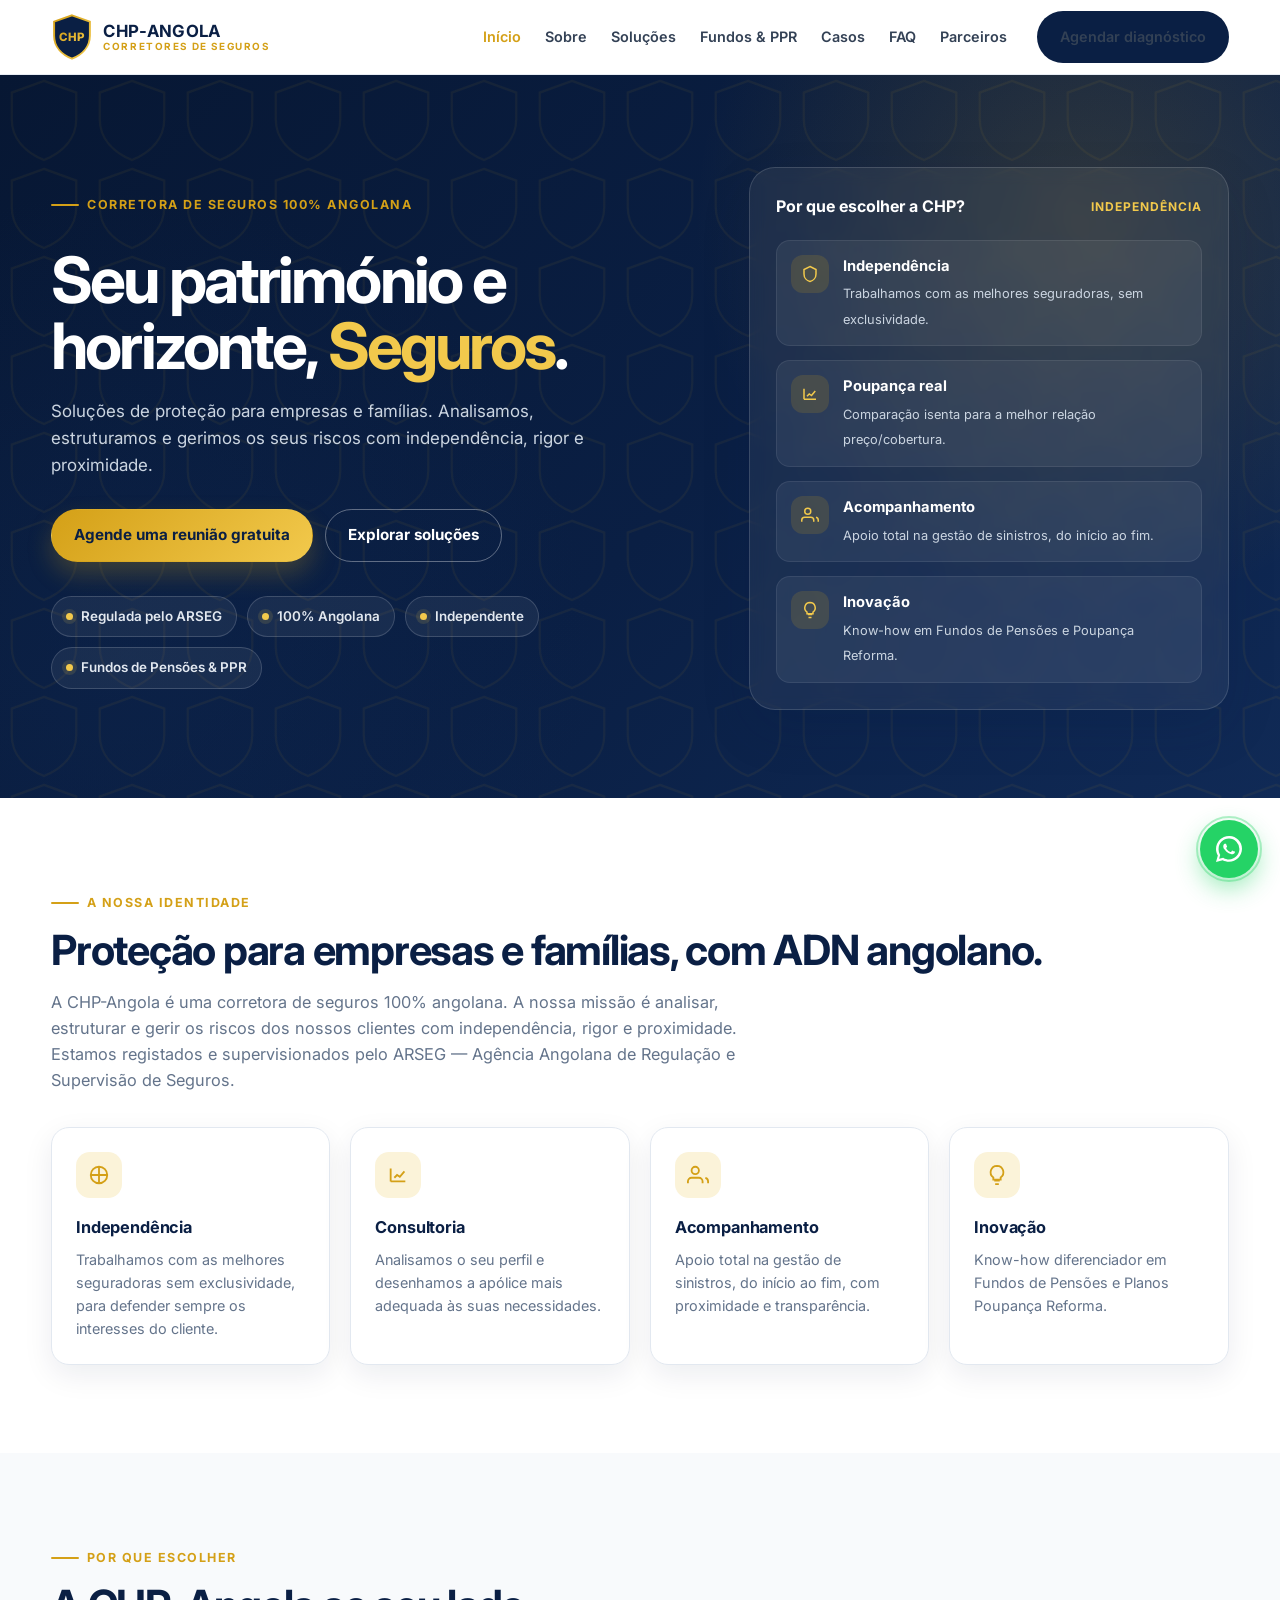
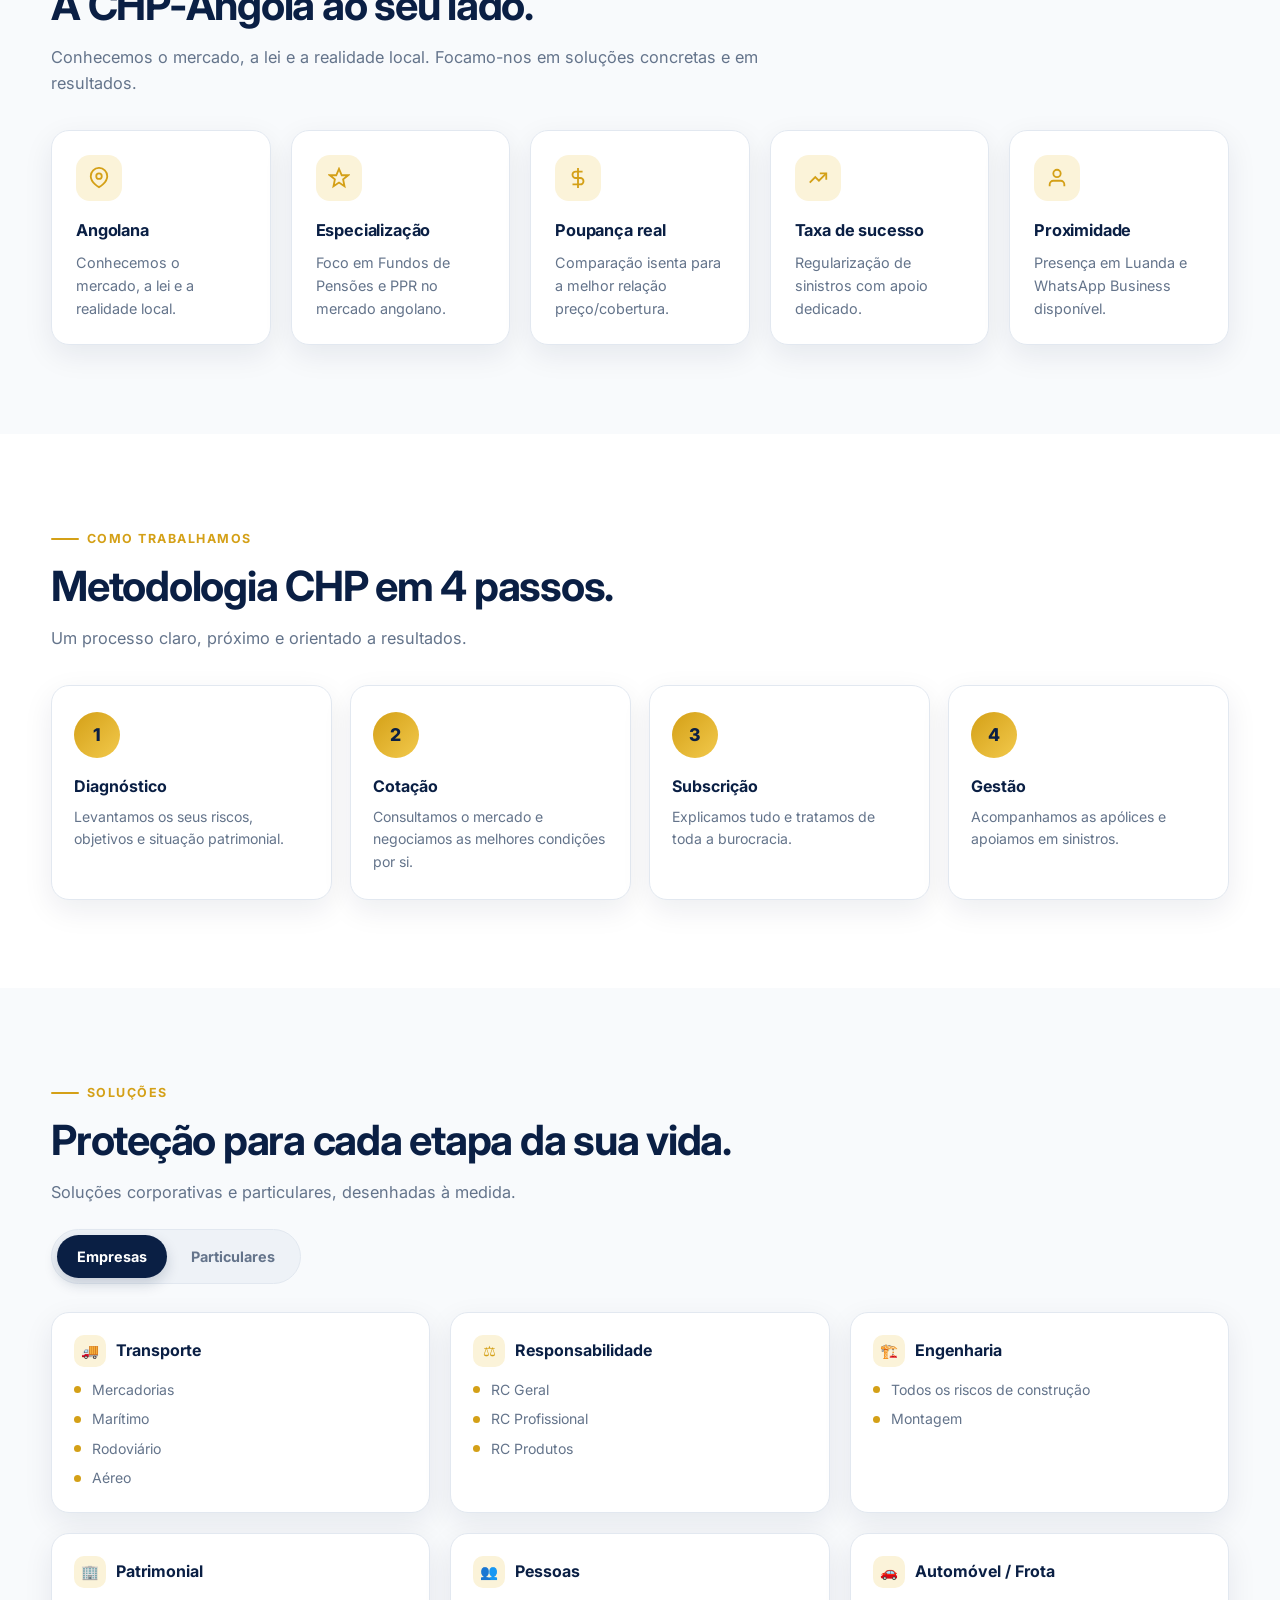
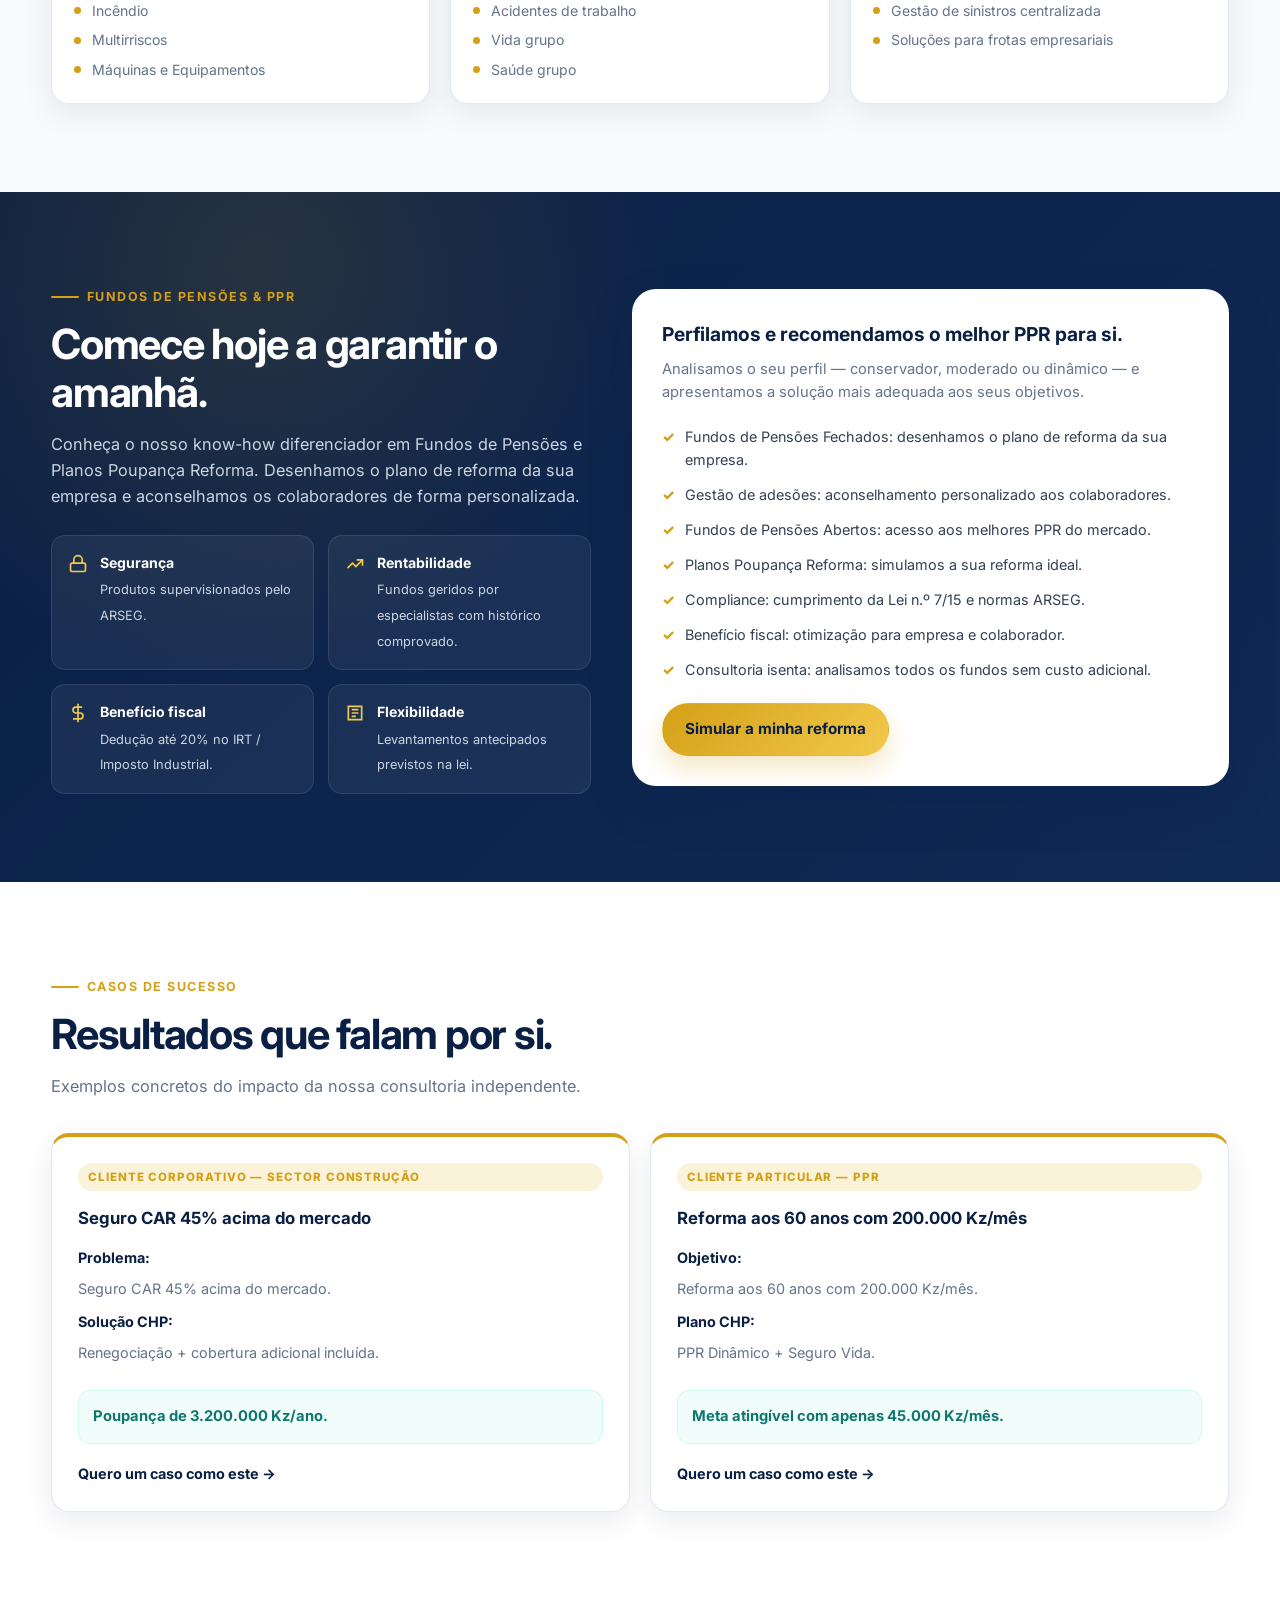
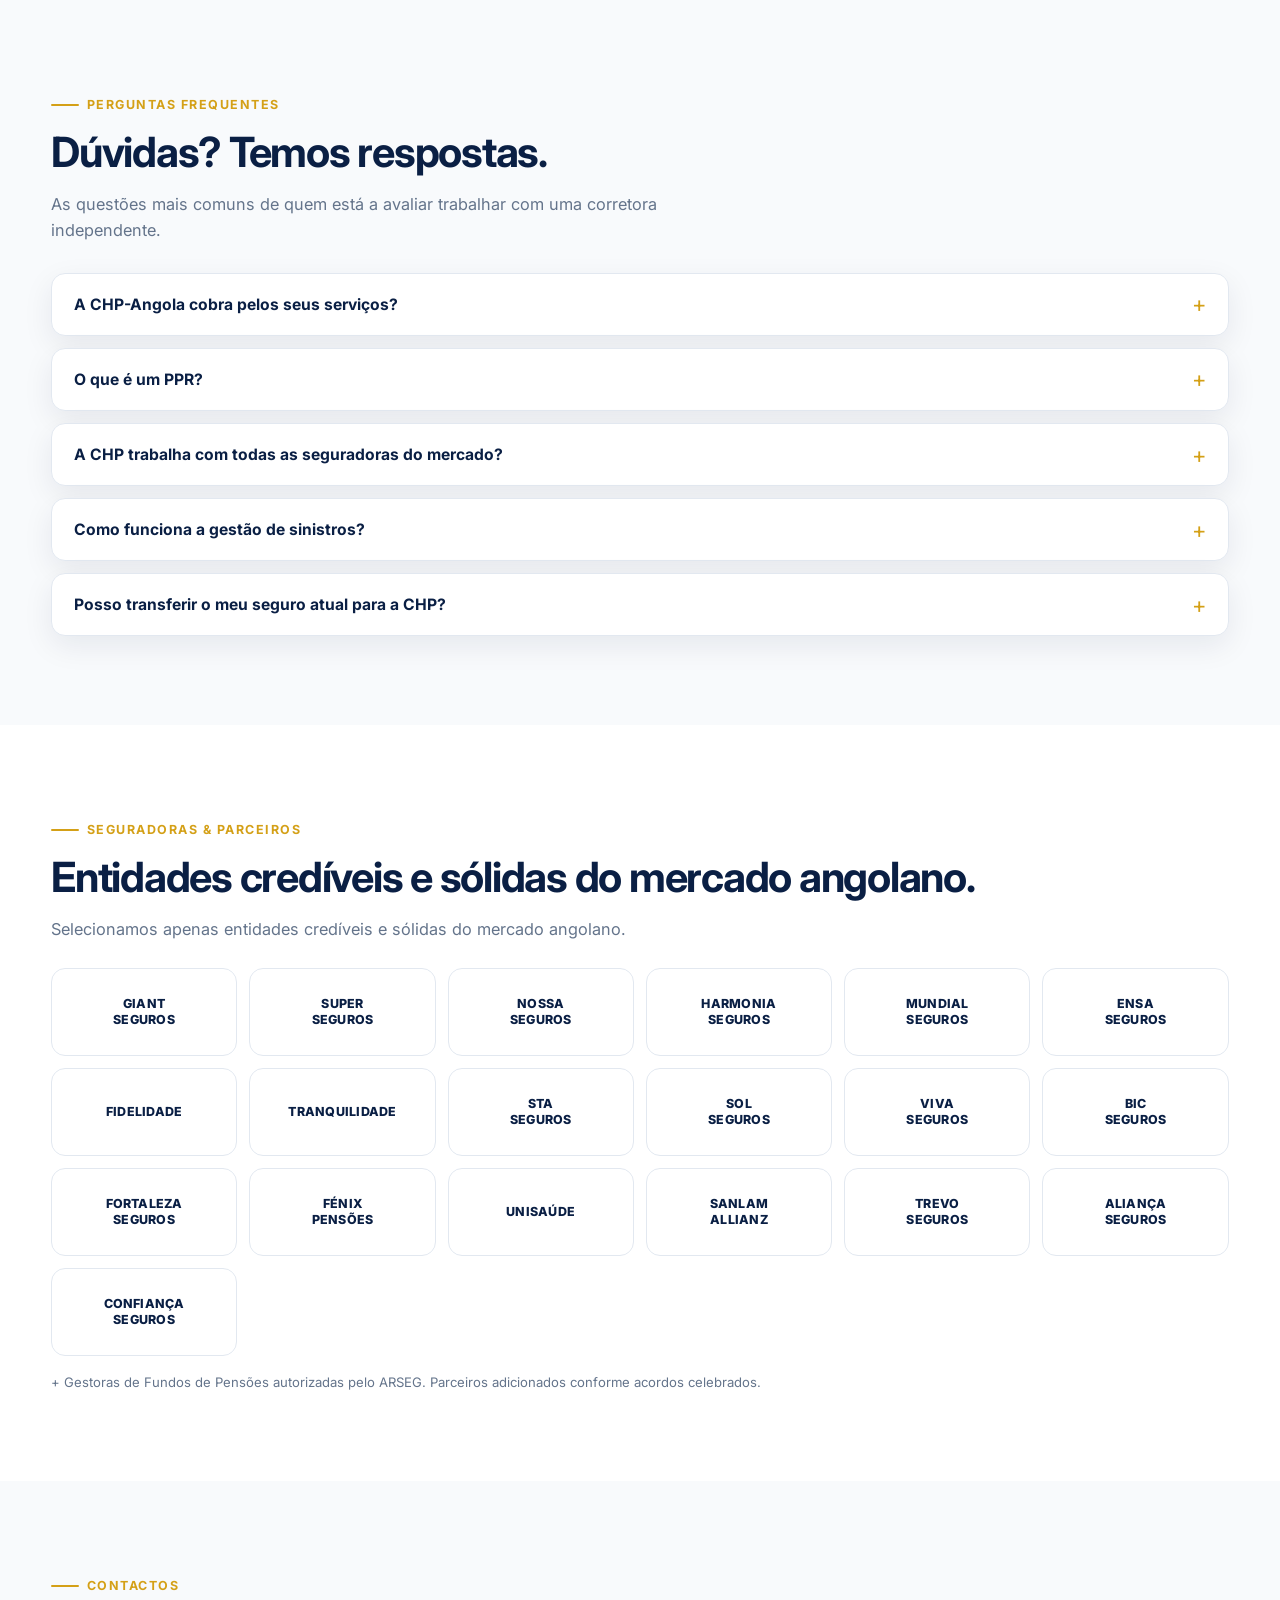
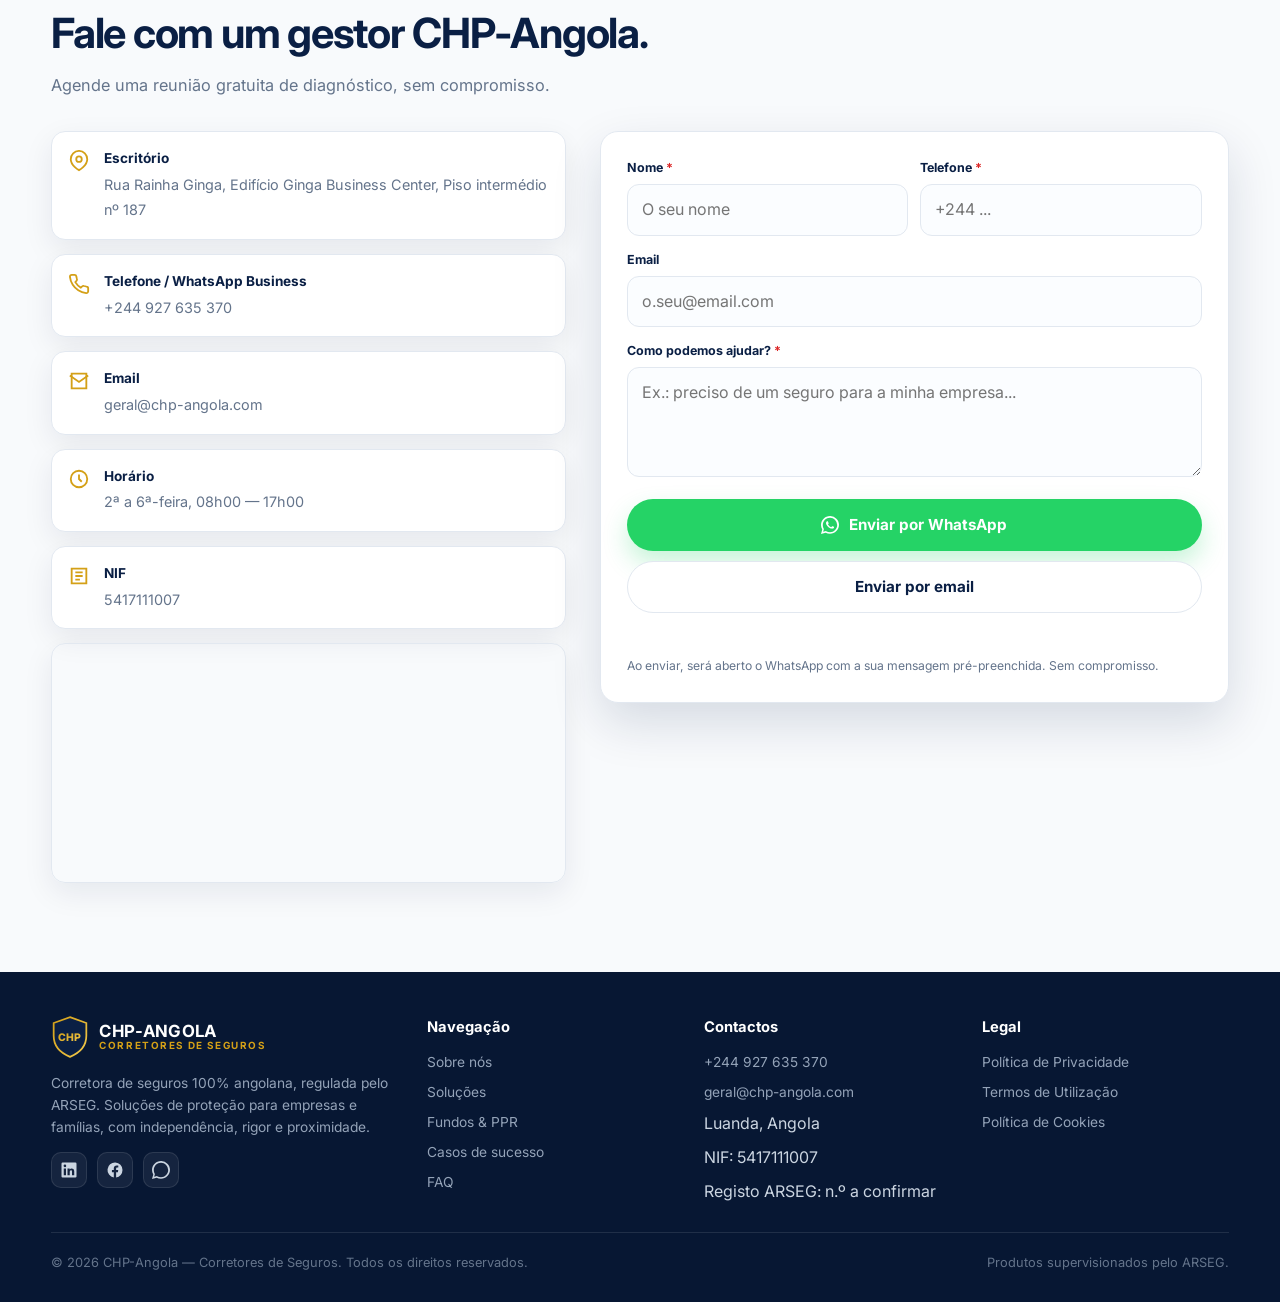
<file: index.html>
<!DOCTYPE html>
<html lang="pt-AO">
<head>
  <meta charset="UTF-8" />
  <meta name="viewport" content="width=device-width, initial-scale=1.0" />

  <title>CHP-Angola | Corretores de Seguros em Angola — Empresas, Particulares, PPR</title>
  <meta name="description" content="Corretora de seguros 100% angolana, regulada pelo ARSEG. Soluções de proteção para empresas e famílias, Fundos de Pensões e Planos Poupança Reforma em Luanda." />
  <meta name="robots" content="index, follow" />
  <meta name="theme-color" content="#0A1F44" />
  <link rel="canonical" href="https://chp-angola.com/" />

  <!-- Open Graph -->
  <meta property="og:type" content="website" />
  <meta property="og:locale" content="pt_AO" />
  <meta property="og:site_name" content="CHP-Angola" />
  <meta property="og:title" content="CHP-Angola | Corretores de Seguros" />
  <meta property="og:description" content="Corretora de seguros 100% angolana. Proteção para empresas e famílias, Fundos de Pensões e PPR." />
  <meta property="og:url" content="https://chp-angola.com/" />
  <meta property="og:image" content="https://chp-angola.com/og-cover.jpg" />
  <meta property="og:image:alt" content="CHP-Angola — Corretores de Seguros" />

  <!-- Twitter -->
  <meta name="twitter:card" content="summary_large_image" />
  <meta name="twitter:title" content="CHP-Angola | Corretores de Seguros" />
  <meta name="twitter:description" content="Proteção para empresas e famílias, Fundos de Pensões e PPR. Corretora 100% angolana." />
  <meta name="twitter:image" content="https://chp-angola.com/og-cover.jpg" />

  <!-- Favicon inline (SVG) -->
  <link rel="icon" type="image/svg+xml"
    href="data:image/svg+xml,%3Csvg xmlns='http://www.w3.org/2000/svg' viewBox='0 0 64 72'%3E%3Cdefs%3E%3ClinearGradient id='g' x1='0' y1='0' x2='1' y2='1'%3E%3Cstop offset='0' stop-color='%23D4A017'/%3E%3Cstop offset='1' stop-color='%23F2C94C'/%3E%3C/linearGradient%3E%3C/defs%3E%3Cpath d='M32 2L60 12V34C60 52 47 64 32 70C17 64 4 52 4 34V12L32 2Z' fill='%230A1F44' stroke='url(%23g)' stroke-width='3'/%3E%3Ctext x='32' y='44' text-anchor='middle' font-family='Inter,sans-serif' font-size='18' font-weight='800' fill='url(%23g)'%3ECHP%3C/text%3E%3C/svg%3E" />

  <!-- Fonts -->
  <link rel="preconnect" href="https://fonts.googleapis.com">
  <link rel="preconnect" href="https://fonts.gstatic.com" crossorigin>
  <link href="https://fonts.googleapis.com/css2?family=Inter:wght@400;500;600;700;800&display=swap" rel="stylesheet">

  <!-- Schema.org — InsuranceAgency -->
  <script type="application/ld+json">
  {
    "@context": "https://schema.org",
    "@type": "InsuranceAgency",
    "name": "CHP-Angola — Corretores de Seguros",
    "url": "https://chp-angola.com/",
    "logo": "https://chp-angola.com/logo.png",
    "image": "https://chp-angola.com/og-cover.jpg",
    "description": "Corretora de seguros 100% angolana, regulada pelo ARSEG. Soluções de proteção para empresas e famílias, Fundos de Pensões e Planos Poupança Reforma.",
    "telephone": "+244927635370",
    "email": "geral@chp-angola.com",
    "priceRange": "$$",
    "areaServed": {"@type": "Country", "name": "Angola"},
    "address": {
      "@type": "PostalAddress",
      "streetAddress": "Rua Rainha Ginga, Edifício Ginga Business Center, Piso intermédio nº 187",
      "addressLocality": "Luanda",
      "addressCountry": "AO"
    },
    "openingHoursSpecification": [{
      "@type": "OpeningHoursSpecification",
      "dayOfWeek": ["Monday","Tuesday","Wednesday","Thursday","Friday"],
      "opens": "08:00",
      "closes": "17:00"
    }]
  }
  </script>

  <!-- Schema.org — FAQPage -->
  <script type="application/ld+json">
  {
    "@context": "https://schema.org",
    "@type": "FAQPage",
    "mainEntity": [
      {
        "@type": "Question",
        "name": "A CHP-Angola cobra pelos seus serviços?",
        "acceptedAnswer": {"@type": "Answer", "text": "Não. Enquanto corretora de seguros, somos remunerados pelas seguradoras através de comissão. O cliente não paga nada a mais pela consultoria, cotação, subscrição e acompanhamento de apólices."}
      },
      {
        "@type": "Question",
        "name": "O que é um PPR?",
        "acceptedAnswer": {"@type": "Answer", "text": "PPR é um Plano Poupança Reforma — um produto de poupança a longo prazo, com benefícios fiscais, que permite acumular capital para a reforma. Em Angola, é regulado e supervisionado pelo ARSEG."}
      },
      {
        "@type": "Question",
        "name": "A CHP trabalha com todas as seguradoras do mercado?",
        "acceptedAnswer": {"@type": "Answer", "text": "Trabalhamos com as principais seguradoras do mercado angolano, sem exclusividade com nenhuma. Escolhemos a mais adequada a cada caso, com base em critérios objetivos de preço, cobertura e qualidade de serviço."}
      },
      {
        "@type": "Question",
        "name": "Como funciona a gestão de sinistros?",
        "acceptedAnswer": {"@type": "Answer", "text": "Apoiamos o cliente do início ao fim: abertura do sinistro, reunião de documentação, acompanhamento junto da seguradora e regularização. O nosso objetivo é maximizar a taxa de sucesso e minimizar o tempo de espera."}
      },
      {
        "@type": "Question",
        "name": "Posso transferir o meu seguro atual para a CHP?",
        "acceptedAnswer": {"@type": "Answer", "text": "Sim. Tratamos de todo o processo de transferência, incluindo a comunicação com a seguradora atual, para garantir continuidade de cobertura sem interrupções."}
      }
    ]
  }
  </script>

  <style>
    :root {
      --navy: #0A1F44;
      --navy-2: #102A56;
      --gold: #D4A017;
      --gold-2: #F2C94C;
      --gold-soft: #FBF3D9;
      --light: #F8FAFC;
      --white: #FFFFFF;
      --text: #1E293B;
      --muted: #64748B;
      --line: #E2E8F0;
      --success: #0F766E;
      --whatsapp: #25D366;
      --radius: 18px;
      --shadow: 0 10px 30px rgba(10, 31, 68, 0.08);
      --shadow-lg: 0 20px 50px rgba(10, 31, 68, 0.14);
    }
    * { box-sizing: border-box; margin: 0; padding: 0; }
    html { scroll-behavior: smooth; }
    body {
      font-family: 'Inter', system-ui, -apple-system, BlinkMacSystemFont, 'Segoe UI', sans-serif;
      color: var(--text);
      background: var(--white);
      line-height: 1.6;
      -webkit-font-smoothing: antialiased;
    }
    img, svg { max-width: 100%; display: block; }
    a { color: inherit; text-decoration: none; }
    ul { list-style: none; }
    button, input, textarea { font: inherit; }

    /* Focus visible global */
    :focus-visible {
      outline: 3px solid var(--gold);
      outline-offset: 3px;
      border-radius: 4px;
    }

    /* Skip link */
    .skip-link {
      position: absolute;
      left: -9999px;
      top: 0;
      background: var(--navy);
      color: var(--white);
      padding: 12px 20px;
      z-index: 200;
      font-weight: 700;
      border-radius: 0 0 8px 0;
    }
    .skip-link:focus { left: 0; }

    /* Reduced motion */
    @media (prefers-reduced-motion: reduce) {
      *, *::before, *::after {
        animation-duration: 0.01ms !important;
        transition-duration: 0.01ms !important;
        scroll-behavior: auto !important;
      }
      .reveal { opacity: 1 !important; transform: none !important; }
    }

    /* Scroll reveal */
    .reveal {
      opacity: 0;
      transform: translateY(22px);
      transition: opacity 0.7s ease, transform 0.7s ease;
      will-change: opacity, transform;
    }
    .reveal.is-visible { opacity: 1; transform: none; }

    .container { width: min(1180px, 92%); margin: 0 auto; }
    .section { padding: 88px 0; }
    .section--light { background: var(--light); }
    .section--navy {
      background:
        radial-gradient(circle at 20% 10%, rgba(212, 160, 23, 0.14), transparent 35%),
        linear-gradient(135deg, var(--navy), var(--navy-2));
      color: var(--white);
    }

    .eyebrow {
      display: inline-flex;
      align-items: center;
      gap: 8px;
      font-size: 0.78rem;
      font-weight: 700;
      letter-spacing: 0.12em;
      text-transform: uppercase;
      color: var(--gold);
      margin-bottom: 14px;
    }
    .eyebrow::before {
      content: ""; width: 28px; height: 2px; background: var(--gold); border-radius: 999px;
    }
    .section-title {
      font-size: clamp(1.8rem, 3.4vw, 2.6rem);
      line-height: 1.15;
      letter-spacing: -0.03em;
      color: var(--navy);
      margin-bottom: 14px;
    }
    .section--navy .section-title { color: var(--white); }
    .section-subtitle { max-width: 720px; color: var(--muted); font-size: 1.02rem; }
    .section--navy .section-subtitle { color: #CBD5E1; }

    .btn {
      display: inline-flex;
      align-items: center;
      justify-content: center;
      gap: 10px;
      padding: 13px 22px;
      border-radius: 999px;
      font-weight: 700;
      font-size: 0.95rem;
      border: 1px solid transparent;
      cursor: pointer;
      transition: transform 0.2s ease, box-shadow 0.2s ease, background 0.2s ease;
      text-align: center;
    }
    .btn:hover { transform: translateY(-2px); }
    .btn--gold {
      background: linear-gradient(135deg, var(--gold), var(--gold-2));
      color: var(--navy);
      box-shadow: 0 12px 24px rgba(212, 160, 23, 0.25);
    }
    .btn--outline {
      background: transparent; color: var(--white);
      border-color: rgba(255, 255, 255, 0.35);
    }
    .btn--outline:hover { background: rgba(255, 255, 255, 0.08); }
    .btn--dark { background: var(--navy); color: var(--white); }
    .btn--light { background: var(--white); color: var(--navy); border-color: var(--line); }
    .btn--whatsapp {
      background: var(--whatsapp); color: #fff;
      box-shadow: 0 12px 24px rgba(37, 211, 102, 0.25);
    }

    /* ============ HEADER ============ */
    .header {
      position: sticky; top: 0; z-index: 50;
      background: rgba(255, 255, 255, 0.94);
      backdrop-filter: blur(14px);
      border-bottom: 1px solid rgba(226, 232, 240, 0.8);
    }
    .header__inner {
      display: flex; align-items: center; justify-content: space-between;
      min-height: 74px; gap: 18px;
    }
    .logo { display: flex; align-items: center; gap: 10px; flex-shrink: 0; }
    .logo__mark { width: 42px; height: 46px; }
    .logo__text { display: flex; flex-direction: column; line-height: 1.05; }
    .logo__text strong { font-size: 1.05rem; letter-spacing: 0.02em; color: var(--navy); }
    .logo__text span {
      font-size: 0.62rem; letter-spacing: 0.16em; text-transform: uppercase;
      color: var(--gold); font-weight: 700;
    }
    .nav { display: flex; align-items: center; gap: 24px; }
    .nav a {
      font-size: 0.9rem; font-weight: 600; color: #334155;
      transition: color 0.2s ease;
    }
    .nav a:hover { color: var(--gold); }
    .nav a[aria-current="page"] { color: var(--gold); }
    .header__cta { margin-left: 6px; }
    .menu-toggle {
      display: none; width: 44px; height: 44px;
      border: 1px solid var(--line); border-radius: 12px;
      background: var(--white); cursor: pointer;
      align-items: center; justify-content: center;
    }
    .menu-toggle span,
    .menu-toggle span::before,
    .menu-toggle span::after {
      display: block; width: 20px; height: 2px;
      background: var(--navy); border-radius: 2px; position: relative;
      transition: 0.2s ease;
    }
    .menu-toggle span::before,
    .menu-toggle span::after { content: ""; position: absolute; left: 0; }
    .menu-toggle span::before { top: -6px; }
    .menu-toggle span::after { top: 6px; }

    /* ============ HERO ============ */
    .hero {
      position: relative; overflow: hidden;
      background:
        radial-gradient(circle at 85% 20%, rgba(212, 160, 23, 0.18), transparent 32%),
        radial-gradient(circle at 10% 80%, rgba(16, 42, 86, 0.35), transparent 36%),
        linear-gradient(135deg, #071733 0%, #0A1F44 55%, #102A56 100%);
      color: var(--white);
      padding: 92px 0 88px;
    }
    .hero::after {
      content: ""; position: absolute; inset: 0;
      background-image: url("data:image/svg+xml,%3Csvg width='60' height='60' viewBox='0 0 60 60' xmlns='http://www.w3.org/2000/svg'%3E%3Cpath d='M30 4L52 12V30C52 44 42 53 30 58C18 53 8 44 8 30V12L30 4Z' fill='none' stroke='%23D4A017' stroke-opacity='0.08' stroke-width='1.5'/%3E%3C/svg%3E");
      background-size: 88px 88px;
      pointer-events: none; opacity: 0.8;
    }
    .hero__grid {
      position: relative; z-index: 1;
      display: grid; grid-template-columns: 1.15fr 0.85fr;
      gap: 48px; align-items: center;
    }
    .hero h1 {
      font-size: clamp(2.3rem, 5vw, 4rem);
      line-height: 1.02; letter-spacing: -0.045em;
      margin: 18px 0 20px;
    }
    .hero h1 .gold { color: var(--gold-2); }
    .hero p { color: #CBD5E1; font-size: 1.06rem; max-width: 580px; margin-bottom: 30px; }
    .hero__actions { display: flex; flex-wrap: wrap; gap: 12px; margin-bottom: 34px; }
    .hero__badges { display: flex; flex-wrap: wrap; gap: 10px; }
    .badge {
      display: inline-flex; align-items: center; gap: 8px;
      padding: 9px 14px; border-radius: 999px;
      border: 1px solid rgba(255, 255, 255, 0.16);
      background: rgba(255, 255, 255, 0.06);
      color: #E2E8F0; font-size: 0.84rem; font-weight: 600;
    }
    .badge::before {
      content: ""; width: 7px; height: 7px; border-radius: 50%;
      background: var(--gold-2);
      box-shadow: 0 0 0 4px rgba(242, 201, 76, 0.12);
    }

    .hero-card {
      position: relative;
      background: rgba(255, 255, 255, 0.06);
      border: 1px solid rgba(255, 255, 255, 0.14);
      border-radius: 26px; padding: 26px;
      box-shadow: var(--shadow-lg); backdrop-filter: blur(8px);
    }
    .hero-card__head {
      display: flex; align-items: center; justify-content: space-between;
      gap: 12px; margin-bottom: 20px;
    }
    .hero-card__head strong { font-size: 1rem; }
    .hero-card__head span {
      font-size: 0.75rem; color: var(--gold-2);
      font-weight: 700; letter-spacing: 0.08em; text-transform: uppercase;
    }
    .hero-card__list { display: grid; gap: 14px; }
    .hero-card__item {
      display: flex; gap: 14px; align-items: flex-start;
      padding: 14px; border-radius: 14px;
      background: rgba(255, 255, 255, 0.06);
      border: 1px solid rgba(255, 255, 255, 0.08);
    }
    .hero-card__icon {
      width: 38px; height: 38px; border-radius: 12px;
      display: grid; place-items: center;
      background: rgba(212, 160, 23, 0.16);
      color: var(--gold-2); flex-shrink: 0;
    }
    .hero-card__item strong { display: block; font-size: 0.92rem; margin-bottom: 2px; }
    .hero-card__item small { color: #CBD5E1; font-size: 0.8rem; }

    /* ============ GRIDS / CARDS ============ */
    .grid { display: grid; gap: 20px; }
    .grid--2 { grid-template-columns: repeat(2, 1fr); }
    .grid--3 { grid-template-columns: repeat(3, 1fr); }
    .grid--4 { grid-template-columns: repeat(4, 1fr); }
    .grid--5 { grid-template-columns: repeat(5, 1fr); }

    .card {
      background: var(--white);
      border: 1px solid var(--line);
      border-radius: var(--radius);
      padding: 24px;
      box-shadow: var(--shadow);
      transition: transform 0.2s ease, box-shadow 0.2s ease;
    }
    .card:hover { transform: translateY(-4px); box-shadow: var(--shadow-lg); }
    .card__icon {
      width: 46px; height: 46px; border-radius: 14px;
      display: grid; place-items: center;
      background: var(--gold-soft); color: var(--gold); margin-bottom: 16px;
    }
    .card h3 {
      font-size: 1.02rem; color: var(--navy);
      margin-bottom: 8px; letter-spacing: -0.01em;
    }
    .card p { color: var(--muted); font-size: 0.9rem; }

    /* ============ STEPS ============ */
    .steps {
      display: grid; grid-template-columns: repeat(4, 1fr);
      gap: 18px;
    }
    .step {
      background: var(--white); border: 1px solid var(--line);
      border-radius: var(--radius); padding: 26px 22px;
      box-shadow: var(--shadow);
    }
    .step__num {
      width: 46px; height: 46px; border-radius: 50%;
      display: grid; place-items: center;
      background: linear-gradient(135deg, var(--gold), var(--gold-2));
      color: var(--navy); font-weight: 800; font-size: 1.1rem;
      margin-bottom: 16px;
    }
    .step h3 { font-size: 1rem; color: var(--navy); margin-bottom: 6px; }
    .step p { font-size: 0.88rem; color: var(--muted); }

    /* ============ TABS ============ */
    .tabs {
      display: inline-flex; padding: 5px; border-radius: 999px;
      background: #EEF2F7; border: 1px solid var(--line);
      margin: 24px 0 28px; gap: 4px;
    }
    .tab-btn {
      border: 0; background: transparent; padding: 10px 20px;
      border-radius: 999px; font-weight: 700; font-size: 0.9rem;
      color: var(--muted); cursor: pointer; transition: 0.2s ease;
    }
    .tab-btn[aria-selected="true"] {
      background: var(--navy); color: var(--white);
      box-shadow: 0 6px 14px rgba(10, 31, 68, 0.18);
    }
    .tab-panel[hidden] { display: none; }
    .tab-panel { animation: fadeIn 0.3s ease; }
    @keyframes fadeIn { from { opacity: 0; } to { opacity: 1; } }

    .solution-card {
      background: var(--white); border: 1px solid var(--line);
      border-radius: var(--radius); padding: 22px;
      box-shadow: var(--shadow);
    }
    .solution-card h3 {
      display: flex; align-items: center; gap: 10px;
      font-size: 1rem; color: var(--navy); margin-bottom: 12px;
    }
    .solution-card h3 span {
      width: 32px; height: 32px; border-radius: 10px;
      display: grid; place-items: center;
      background: var(--gold-soft); color: var(--gold); font-size: 0.9rem;
    }
    .solution-card ul { display: grid; gap: 7px; }
    .solution-card li {
      position: relative; padding-left: 18px;
      font-size: 0.88rem; color: var(--muted);
    }
    .solution-card li::before {
      content: ""; position: absolute; left: 0; top: 0.55em;
      width: 7px; height: 7px; border-radius: 50%; background: var(--gold);
    }

    /* ============ PPR ============ */
    .ppr-grid {
      display: grid; grid-template-columns: 0.95fr 1.05fr;
      gap: 40px; align-items: center;
    }
    .ppr-features {
      display: grid; grid-template-columns: repeat(2, 1fr);
      gap: 14px; margin-top: 26px;
    }
    .ppr-feature {
      display: flex; gap: 12px; align-items: flex-start;
      padding: 16px; border-radius: 14px;
      background: rgba(255, 255, 255, 0.06);
      border: 1px solid rgba(255, 255, 255, 0.1);
    }
    .ppr-feature svg { flex-shrink: 0; color: var(--gold-2); margin-top: 2px; }
    .ppr-feature strong { display: block; font-size: 0.88rem; margin-bottom: 2px; }
    .ppr-feature span { font-size: 0.8rem; color: #CBD5E1; }
    .ppr-panel {
      background: var(--white); border-radius: 24px;
      padding: 30px; box-shadow: var(--shadow-lg); color: var(--text);
    }
    .ppr-panel h3 { font-size: 1.2rem; color: var(--navy); margin-bottom: 8px; }
    .ppr-panel p { color: var(--muted); font-size: 0.92rem; margin-bottom: 20px; }
    .ppr-list { display: grid; gap: 12px; }
    .ppr-list li {
      display: flex; gap: 10px; align-items: flex-start;
      font-size: 0.9rem; color: #334155;
    }
    .ppr-list li::before {
      content: "✓"; color: var(--gold); font-weight: 800; flex-shrink: 0;
    }

    /* ============ CASES ============ */
    .case {
      background: var(--white); border: 1px solid var(--line);
      border-radius: var(--radius); padding: 26px;
      box-shadow: var(--shadow); border-top: 4px solid var(--gold);
      display: flex; flex-direction: column;
    }
    .case__tag {
      display: inline-block; font-size: 0.72rem; font-weight: 800;
      letter-spacing: 0.08em; text-transform: uppercase;
      color: var(--gold); background: var(--gold-soft);
      padding: 5px 10px; border-radius: 999px; margin-bottom: 14px;
    }
    .case h3 { font-size: 1.05rem; color: var(--navy); margin-bottom: 14px; }
    .case__row {
      display: grid; gap: 8px; margin-bottom: 10px; font-size: 0.9rem;
    }
    .case__row strong { color: var(--navy); }
    .case__row span { color: var(--muted); }
    .case__result {
      margin-top: 16px; padding: 14px; border-radius: 12px;
      background: #F0FDFA; border: 1px solid #CCFBF1;
      color: var(--success); font-weight: 700; font-size: 0.92rem;
    }
    .case__cta {
      margin-top: auto; padding-top: 18px;
      font-size: 0.9rem; font-weight: 700; color: var(--navy);
      display: inline-flex; align-items: center; gap: 6px;
    }
    .case__cta:hover { color: var(--gold); }

    /* ============ FAQ ============ */
    .faq-list { display: grid; gap: 12px; margin-top: 30px; }
    .faq-item {
      background: var(--white); border: 1px solid var(--line);
      border-radius: 14px; padding: 0; overflow: hidden;
      box-shadow: var(--shadow);
    }
    .faq-item summary {
      list-style: none; cursor: pointer;
      padding: 18px 22px; font-weight: 700; color: var(--navy);
      font-size: 0.98rem; display: flex; align-items: center; justify-content: space-between;
      gap: 16px; transition: background 0.2s ease;
    }
    .faq-item summary::-webkit-details-marker { display: none; }
    .faq-item summary::after {
      content: "+"; font-size: 1.4rem; color: var(--gold);
      font-weight: 400; transition: transform 0.2s ease; line-height: 1;
    }
    .faq-item[open] summary::after { transform: rotate(45deg); }
    .faq-item summary:hover { background: #FAFCFE; }
    .faq-answer {
      padding: 0 22px 20px; color: var(--muted); font-size: 0.92rem;
      animation: fadeIn 0.3s ease;
    }

    /* ============ PARTNERS ============ */
    .partners {
      display: grid; grid-template-columns: repeat(6, 1fr);
      gap: 12px; margin-top: 26px;
    }
    .partner {
      min-height: 88px; border: 1px solid var(--line);
      border-radius: 14px; background: var(--white);
      display: flex; align-items: center; justify-content: center;
      padding: 14px; font-size: 0.78rem; font-weight: 800;
      color: var(--navy); text-align: center; line-height: 1.25;
      letter-spacing: 0.02em; position: relative; overflow: hidden;
      transition: transform 0.2s, border-color 0.2s, box-shadow 0.2s;
    }
    .partner::before {
      content: ""; position: absolute; inset: 0;
      background: linear-gradient(135deg, rgba(212,160,23,0.06), transparent 55%);
      opacity: 0; transition: opacity 0.2s;
    }
    .partner:hover {
      transform: translateY(-3px);
      border-color: var(--gold);
      box-shadow: 0 10px 20px rgba(10,31,68,.08);
    }
    .partner:hover::before { opacity: 1; }
    .partners-note { margin-top: 16px; font-size: 0.82rem; color: var(--muted); }

    /* ============ CONTACT ============ */
    .contact-grid {
      display: grid; grid-template-columns: 0.9fr 1.1fr;
      gap: 34px; align-items: start;
    }
    .contact-info { display: grid; gap: 14px; }
    .contact-item {
      display: flex; gap: 14px; align-items: flex-start;
      padding: 16px; border-radius: 14px;
      background: var(--white); border: 1px solid var(--line);
      box-shadow: var(--shadow);
    }
    .contact-item svg { color: var(--gold); flex-shrink: 0; margin-top: 2px; }
    .contact-item strong {
      display: block; font-size: 0.85rem;
      color: var(--navy); margin-bottom: 2px;
    }
    .contact-item span, .contact-item a { font-size: 0.9rem; color: var(--muted); }
    .contact-item a:hover { color: var(--gold); }
    .map-wrap {
      border-radius: 14px; overflow: hidden;
      border: 1px solid var(--line); box-shadow: var(--shadow);
      height: 240px;
    }
    .map-wrap iframe { width: 100%; height: 100%; border: 0; display: block; }

    .contact-form {
      background: var(--white); border: 1px solid var(--line);
      border-radius: var(--radius); padding: 26px;
      box-shadow: var(--shadow-lg);
    }
    .form-row {
      display: grid; grid-template-columns: 1fr 1fr; gap: 12px;
    }
    .field { margin-bottom: 14px; }
    .field label {
      display: block; font-size: 0.78rem;
      font-weight: 700; color: var(--navy); margin-bottom: 6px;
    }
    .field label .req { color: #DC2626; }
    .field input, .field textarea {
      width: 100%; border: 1px solid var(--line);
      border-radius: 12px; padding: 12px 14px;
      background: #FBFDFF; color: var(--text);
      outline: none; transition: border 0.2s ease, box-shadow 0.2s ease;
    }
    .field input:focus, .field textarea:focus {
      border-color: var(--gold);
      box-shadow: 0 0 0 4px rgba(212, 160, 23, 0.12);
    }
    .field textarea { min-height: 110px; resize: vertical; }
    .form-actions { display: grid; gap: 10px; margin-top: 6px; }
    .form-feedback {
      margin-top: 12px; font-size: 0.85rem;
      min-height: 1.4em; color: var(--success); font-weight: 600;
    }
    .form-feedback.is-error { color: #DC2626; }
    .form-note { font-size: 0.76rem; color: var(--muted); margin-top: 12px; }

    /* ============ FOOTER ============ */
    .footer { background: #071733; color: #CBD5E1; padding: 44px 0 28px; }
    .footer__grid {
      display: grid; grid-template-columns: 1.4fr 1fr 1fr 1fr;
      gap: 30px; padding-bottom: 28px;
      border-bottom: 1px solid rgba(255, 255, 255, 0.1);
    }
    .footer h4 { color: var(--white); font-size: 0.92rem; margin-bottom: 12px; }
    .footer p, .footer a { font-size: 0.86rem; color: #94A3B8; }
    .footer a:hover { color: var(--gold-2); }
    .footer__links { display: grid; gap: 8px; }
    .footer__social { display: flex; gap: 10px; margin-top: 14px; }
    .footer__social a {
      width: 36px; height: 36px; border-radius: 10px;
      display: grid; place-items: center;
      background: rgba(255, 255, 255, 0.06);
      border: 1px solid rgba(255, 255, 255, 0.1);
      color: #CBD5E1;
      transition: background 0.2s ease, color 0.2s ease;
    }
    .footer__social a:hover { background: var(--gold); color: var(--navy); }
    .footer__bottom {
      display: flex; justify-content: space-between; gap: 16px; flex-wrap: wrap;
      padding-top: 20px; font-size: 0.8rem; color: #64748B;
    }
    .footer__bottom a { color: #94A3B8; text-decoration: underline; }
    .footer__bottom a:hover { color: var(--gold-2); }

    /* ============ WHATSAPP FLOAT ============ */
    .whatsapp-float {
      position: fixed; right: 22px; bottom: 22px;
      width: 58px; height: 58px; border-radius: 50%;
      background: var(--whatsapp); color: #fff;
      display: grid; place-items: center;
      box-shadow: 0 10px 24px rgba(37, 211, 102, 0.45);
      z-index: 60;
      transition: transform 0.2s ease, box-shadow 0.2s ease;
    }
    .whatsapp-float:hover {
      transform: scale(1.06);
      box-shadow: 0 14px 30px rgba(37, 211, 102, 0.55);
    }
    .whatsapp-float::after {
      content: ""; position: absolute; inset: -4px;
      border-radius: 50%; border: 2px solid var(--whatsapp);
      opacity: 0.35; animation: waPulse 2.5s infinite;
    }
    @keyframes waPulse {
      0% { transform: scale(1); opacity: 0.35; }
      80%, 100% { transform: scale(1.35); opacity: 0; }
    }

    /* ============ MOBILE CTA ============ */
    .mobile-cta {
      display: none; position: fixed; bottom: 0; left: 0; right: 0;
      z-index: 60; background: var(--white);
      border-top: 1px solid var(--line);
      padding: 10px 12px;
      gap: 8px;
      box-shadow: 0 -10px 30px rgba(10, 31, 68, 0.08);
    }
    .mobile-cta a {
      flex: 1; padding: 13px; border-radius: 12px;
      font-weight: 700; text-align: center; font-size: 0.9rem;
      display: flex; align-items: center; justify-content: center; gap: 8px;
    }
    .mobile-cta a.call { background: var(--navy); color: var(--white); }
    .mobile-cta a.wa { background: var(--whatsapp); color: #fff; }

    /* ============ MODAL ============ */
    dialog.modal {
      border: 0; border-radius: 18px; padding: 0;
      max-width: 640px; width: 92%;
      box-shadow: var(--shadow-lg);
      background: var(--white); color: var(--text);
    }
    dialog.modal::backdrop { background: rgba(7, 23, 51, 0.65); backdrop-filter: blur(3px); }
    .modal__content { padding: 30px; max-height: 80vh; overflow-y: auto; }
    .modal__close {
      position: absolute; top: 12px; right: 14px;
      border: 0; background: var(--light);
      width: 36px; height: 36px; border-radius: 50%;
      font-size: 1.3rem; cursor: pointer; color: var(--navy);
      display: grid; place-items: center;
    }
    .modal__close:hover { background: #E2E8F0; }
    .modal__content h2 { font-size: 1.35rem; color: var(--navy); margin-bottom: 14px; }
    .modal__content h3 { font-size: 1rem; color: var(--navy); margin: 18px 0 8px; }
    .modal__content p, .modal__content li { font-size: 0.9rem; color: #334155; margin-bottom: 8px; }
    .modal__content ul { padding-left: 20px; list-style: disc; }

    /* ============ RESPONSIVE ============ */
    @media (max-width: 1024px) {
      .hero__grid { grid-template-columns: 1fr; }
      .hero-card { max-width: 620px; }
      .grid--5 { grid-template-columns: repeat(3, 1fr); }
      .partners { grid-template-columns: repeat(4, 1fr); }
      .steps { grid-template-columns: repeat(2, 1fr); }
      .ppr-grid { grid-template-columns: 1fr; }
      .contact-grid { grid-template-columns: 1fr; }
    }
    @media (max-width: 820px) {
      .nav {
        position: fixed; inset: 74px 0 auto 0;
        background: var(--white);
        border-bottom: 1px solid var(--line);
        flex-direction: column; align-items: stretch;
        padding: 18px 5%; gap: 4px; display: none;
        box-shadow: 0 20px 30px rgba(10, 31, 68, 0.1);
        max-height: calc(100vh - 74px); overflow-y: auto;
      }
      .nav.is-open { display: flex; }
      .nav a { padding: 12px 4px; border-bottom: 1px solid #F1F5F9; }
      .header__cta { margin: 10px 0 0; }
      .menu-toggle { display: inline-flex; }
      .grid--3, .grid--4, .grid--5 { grid-template-columns: repeat(2, 1fr); }
      .partners { grid-template-columns: repeat(3, 1fr); }
      .footer__grid { grid-template-columns: 1fr 1fr; }
    }
    @media (max-width: 768px) {
      .whatsapp-float { display: none; }
      .mobile-cta { display: flex; }
      body { padding-bottom: 68px; }
    }
    @media (max-width: 560px) {
      .section { padding: 64px 0; }
      .hero { padding: 70px 0 64px; }
      .grid--2, .grid--3, .grid--4, .grid--5 { grid-template-columns: 1fr; }
      .steps { grid-template-columns: 1fr; }
      .partners { grid-template-columns: repeat(2, 1fr); }
      .form-row { grid-template-columns: 1fr; }
      .footer__grid { grid-template-columns: 1fr; }
      .ppr-features { grid-template-columns: 1fr; }
      .hero__actions .btn { width: 100%; }
    }
  </style>
</head>
<body>

  <!-- Skip link -->
  <a href="#main" class="skip-link">Saltar para o conteúdo principal</a>

  <!-- SVG Sprite -->
  <svg width="0" height="0" aria-hidden="true" style="position:absolute">
    <defs>
      <linearGradient id="shieldGrad" x1="0" y1="0" x2="1" y2="1">
        <stop offset="0%" stop-color="#D4A017"/>
        <stop offset="100%" stop-color="#F2C94C"/>
      </linearGradient>
      <symbol id="chp-logo" viewBox="0 0 64 72">
        <path d="M32 2L60 12V34C60 52 47 64 32 70C17 64 4 52 4 34V12L32 2Z" fill="#0A1F44" stroke="url(#shieldGrad)" stroke-width="3"/>
        <text x="32" y="43" text-anchor="middle" font-family="Inter, sans-serif" font-size="18" font-weight="800" fill="url(#shieldGrad)">CHP</text>
      </symbol>
    </defs>
  </svg>

  <!-- HEADER -->
  <header class="header">
    <div class="container header__inner">
      <a href="#inicio" class="logo" aria-label="CHP-Angola — Início">
        <svg class="logo__mark" aria-hidden="true"><use href="#chp-logo"/></svg>
        <span class="logo__text">
          <strong>CHP-ANGOLA</strong>
          <span>Corretores de Seguros</span>
        </span>
      </a>

      <nav class="nav" id="nav" aria-label="Navegação principal">
        <a href="#inicio">Início</a>
        <a href="#sobre">Sobre</a>
        <a href="#solucoes">Soluções</a>
        <a href="#ppr">Fundos & PPR</a>
        <a href="#casos">Casos</a>
        <a href="#faq">FAQ</a>
        <a href="#parceiros">Parceiros</a>
        <a href="#contactos" class="btn btn--dark header__cta">Agendar diagnóstico</a>
      </nav>

      <button class="menu-toggle" id="menuToggle" aria-label="Abrir menu" aria-expanded="false" aria-controls="nav">
        <span></span>
      </button>
    </div>
  </header>

  <main id="main">
    <!-- HERO -->
    <section class="hero" id="inicio">
      <div class="container hero__grid">
        <div>
          <span class="eyebrow">Corretora de Seguros 100% angolana</span>
          <h1>Seu património e horizonte, <span class="gold">Seguros</span>.</h1>
          <p>
            Soluções de proteção para empresas e famílias. Analisamos, estruturamos e gerimos os seus riscos com independência, rigor e proximidade.
          </p>
          <div class="hero__actions">
            <a href="#contactos" class="btn btn--gold">Agende uma reunião gratuita</a>
            <a href="#solucoes" class="btn btn--outline">Explorar soluções</a>
          </div>
          <div class="hero__badges">
            <span class="badge">Regulada pelo ARSEG</span>
            <span class="badge">100% Angolana</span>
            <span class="badge">Independente</span>
            <span class="badge">Fundos de Pensões & PPR</span>
          </div>
        </div>

        <aside class="hero-card" aria-label="Destaques CHP-Angola">
          <div class="hero-card__head">
            <strong>Por que escolher a CHP?</strong>
            <span>Independência</span>
          </div>
          <div class="hero-card__list">
            <div class="hero-card__item">
              <div class="hero-card__icon" aria-hidden="true">
                <svg width="18" height="18" viewBox="0 0 24 24" fill="none" stroke="currentColor" stroke-width="2"><path d="M12 2l8 4v6c0 5-3.5 9-8 10-4.5-1-8-5-8-10V6l8-4z"/></svg>
              </div>
              <div>
                <strong>Independência</strong>
                <small>Trabalhamos com as melhores seguradoras, sem exclusividade.</small>
              </div>
            </div>
            <div class="hero-card__item">
              <div class="hero-card__icon" aria-hidden="true">
                <svg width="18" height="18" viewBox="0 0 24 24" fill="none" stroke="currentColor" stroke-width="2"><path d="M4 19V5m0 14h16M8 15l3-3 3 2 5-6"/></svg>
              </div>
              <div>
                <strong>Poupança real</strong>
                <small>Comparação isenta para a melhor relação preço/cobertura.</small>
              </div>
            </div>
            <div class="hero-card__item">
              <div class="hero-card__icon" aria-hidden="true">
                <svg width="18" height="18" viewBox="0 0 24 24" fill="none" stroke="currentColor" stroke-width="2"><path d="M17 21v-2a4 4 0 0 0-4-4H5a4 4 0 0 0-4 4v2"/><circle cx="9" cy="7" r="4"/><path d="M23 21v-2a4 4 0 0 0-3-3.87"/></svg>
              </div>
              <div>
                <strong>Acompanhamento</strong>
                <small>Apoio total na gestão de sinistros, do início ao fim.</small>
              </div>
            </div>
            <div class="hero-card__item">
              <div class="hero-card__icon" aria-hidden="true">
                <svg width="18" height="18" viewBox="0 0 24 24" fill="none" stroke="currentColor" stroke-width="2"><path d="M9 18h6M10 22h4M12 2a7 7 0 0 0-4 12.7V17h8v-2.3A7 7 0 0 0 12 2z"/></svg>
              </div>
              <div>
                <strong>Inovação</strong>
                <small>Know-how em Fundos de Pensões e Poupança Reforma.</small>
              </div>
            </div>
          </div>
        </aside>
      </div>
    </section>

    <!-- SOBRE -->
    <section class="section" id="sobre">
      <div class="container">
        <div class="reveal">
          <span class="eyebrow">A nossa identidade</span>
          <h2 class="section-title">Proteção para empresas e famílias, com ADN angolano.</h2>
          <p class="section-subtitle">
            A CHP-Angola é uma corretora de seguros 100% angolana. A nossa missão é analisar, estruturar e gerir os riscos dos nossos clientes com independência, rigor e proximidade. Estamos registados e supervisionados pelo ARSEG — Agência Angolana de Regulação e Supervisão de Seguros.
          </p>
        </div>

        <div class="grid grid--4 reveal" style="margin-top: 34px;">
          <article class="card">
            <div class="card__icon" aria-hidden="true">
              <svg width="22" height="22" viewBox="0 0 24 24" fill="none" stroke="currentColor" stroke-width="2"><path d="M12 3v18M3 12h18"/><circle cx="12" cy="12" r="9"/></svg>
            </div>
            <h3>Independência</h3>
            <p>Trabalhamos com as melhores seguradoras sem exclusividade, para defender sempre os interesses do cliente.</p>
          </article>
          <article class="card">
            <div class="card__icon" aria-hidden="true">
              <svg width="22" height="22" viewBox="0 0 24 24" fill="none" stroke="currentColor" stroke-width="2"><path d="M4 19V5m0 14h16M8 15l3-3 3 2 5-6"/></svg>
            </div>
            <h3>Consultoria</h3>
            <p>Analisamos o seu perfil e desenhamos a apólice mais adequada às suas necessidades.</p>
          </article>
          <article class="card">
            <div class="card__icon" aria-hidden="true">
              <svg width="22" height="22" viewBox="0 0 24 24" fill="none" stroke="currentColor" stroke-width="2"><path d="M17 21v-2a4 4 0 0 0-4-4H5a4 4 0 0 0-4 4v2"/><circle cx="9" cy="7" r="4"/><path d="M23 21v-2a4 4 0 0 0-3-3.87"/></svg>
            </div>
            <h3>Acompanhamento</h3>
            <p>Apoio total na gestão de sinistros, do início ao fim, com proximidade e transparência.</p>
          </article>
          <article class="card">
            <div class="card__icon" aria-hidden="true">
              <svg width="22" height="22" viewBox="0 0 24 24" fill="none" stroke="currentColor" stroke-width="2"><path d="M9 18h6M10 22h4M12 2a7 7 0 0 0-4 12.7V17h8v-2.3A7 7 0 0 0 12 2z"/></svg>
            </div>
            <h3>Inovação</h3>
            <p>Know-how diferenciador em Fundos de Pensões e Planos Poupança Reforma.</p>
          </article>
        </div>
      </div>
    </section>

    <!-- PORQUE -->
    <section class="section section--light" id="porque">
      <div class="container">
        <div class="reveal">
          <span class="eyebrow">Por que escolher</span>
          <h2 class="section-title">A CHP-Angola ao seu lado.</h2>
          <p class="section-subtitle">Conhecemos o mercado, a lei e a realidade local. Focamo-nos em soluções concretas e em resultados.</p>
        </div>

        <div class="grid grid--5 reveal" style="margin-top: 34px;">
          <article class="card">
            <div class="card__icon" aria-hidden="true">
              <svg width="22" height="22" viewBox="0 0 24 24" fill="none" stroke="currentColor" stroke-width="2"><path d="M21 10c0 7-9 12-9 12S3 17 3 10a9 9 0 1 1 18 0z"/><circle cx="12" cy="10" r="3"/></svg>
            </div>
            <h3>Angolana</h3>
            <p>Conhecemos o mercado, a lei e a realidade local.</p>
          </article>
          <article class="card">
            <div class="card__icon" aria-hidden="true">
              <svg width="22" height="22" viewBox="0 0 24 24" fill="none" stroke="currentColor" stroke-width="2"><path d="M12 2l3 7h7l-5.5 4.5L18 21l-6-4-6 4 1.5-7.5L2 9h7z"/></svg>
            </div>
            <h3>Especialização</h3>
            <p>Foco em Fundos de Pensões e PPR no mercado angolano.</p>
          </article>
          <article class="card">
            <div class="card__icon" aria-hidden="true">
              <svg width="22" height="22" viewBox="0 0 24 24" fill="none" stroke="currentColor" stroke-width="2"><path d="M12 1v22M17 5H9.5a3.5 3.5 0 0 0 0 7h5a3.5 3.5 0 0 1 0 7H6"/></svg>
            </div>
            <h3>Poupança real</h3>
            <p>Comparação isenta para a melhor relação preço/cobertura.</p>
          </article>
          <article class="card">
            <div class="card__icon" aria-hidden="true">
              <svg width="22" height="22" viewBox="0 0 24 24" fill="none" stroke="currentColor" stroke-width="2"><path d="M3 17l6-6 4 4 8-8"/><path d="M14 7h7v7"/></svg>
            </div>
            <h3>Taxa de sucesso</h3>
            <p>Regularização de sinistros com apoio dedicado.</p>
          </article>
          <article class="card">
            <div class="card__icon" aria-hidden="true">
              <svg width="22" height="22" viewBox="0 0 24 24" fill="none" stroke="currentColor" stroke-width="2"><path d="M20 21v-2a4 4 0 0 0-4-4H8a4 4 0 0 0-4 4v2"/><circle cx="12" cy="7" r="4"/></svg>
            </div>
            <h3>Proximidade</h3>
            <p>Presença em Luanda e WhatsApp Business disponível.</p>
          </article>
        </div>
      </div>
    </section>

    <!-- METODOLOGIA -->
    <section class="section" id="metodologia">
      <div class="container">
        <div class="reveal">
          <span class="eyebrow">Como trabalhamos</span>
          <h2 class="section-title">Metodologia CHP em 4 passos.</h2>
          <p class="section-subtitle">Um processo claro, próximo e orientado a resultados.</p>
        </div>

        <div class="steps reveal" style="margin-top: 34px;">
          <article class="step">
            <div class="step__num" aria-hidden="true">1</div>
            <h3>Diagnóstico</h3>
            <p>Levantamos os seus riscos, objetivos e situação patrimonial.</p>
          </article>
          <article class="step">
            <div class="step__num" aria-hidden="true">2</div>
            <h3>Cotação</h3>
            <p>Consultamos o mercado e negociamos as melhores condições por si.</p>
          </article>
          <article class="step">
            <div class="step__num" aria-hidden="true">3</div>
            <h3>Subscrição</h3>
            <p>Explicamos tudo e tratamos de toda a burocracia.</p>
          </article>
          <article class="step">
            <div class="step__num" aria-hidden="true">4</div>
            <h3>Gestão</h3>
            <p>Acompanhamos as apólices e apoiamos em sinistros.</p>
          </article>
        </div>
      </div>
    </section>

    <!-- SOLUÇÕES -->
    <section class="section section--light" id="solucoes">
      <div class="container">
        <div class="reveal">
          <span class="eyebrow">Soluções</span>
          <h2 class="section-title">Proteção para cada etapa da sua vida.</h2>
          <p class="section-subtitle">Soluções corporativas e particulares, desenhadas à medida.</p>
        </div>

        <div class="tabs" role="tablist" aria-label="Soluções CHP">
          <button class="tab-btn" id="tab-empresas" role="tab" aria-selected="true" aria-controls="panel-empresas" tabindex="0">Empresas</button>
          <button class="tab-btn" id="tab-particulares" role="tab" aria-selected="false" aria-controls="panel-particulares" tabindex="-1">Particulares</button>
        </div>

        <div id="panel-empresas" role="tabpanel" aria-labelledby="tab-empresas" class="tab-panel">
          <div class="grid grid--3">
            <article class="solution-card">
              <h3><span aria-hidden="true">🚚</span> Transporte</h3>
              <ul>
                <li>Mercadorias</li><li>Marítimo</li><li>Rodoviário</li><li>Aéreo</li>
              </ul>
            </article>
            <article class="solution-card">
              <h3><span aria-hidden="true">⚖️</span> Responsabilidade</h3>
              <ul><li>RC Geral</li><li>RC Profissional</li><li>RC Produtos</li></ul>
            </article>
            <article class="solution-card">
              <h3><span aria-hidden="true">🏗️</span> Engenharia</h3>
              <ul><li>Todos os riscos de construção</li><li>Montagem</li></ul>
            </article>
            <article class="solution-card">
              <h3><span aria-hidden="true">🏢</span> Patrimonial</h3>
              <ul><li>Incêndio</li><li>Multirriscos</li><li>Máquinas e Equipamentos</li></ul>
            </article>
            <article class="solution-card">
              <h3><span aria-hidden="true">👥</span> Pessoas</h3>
              <ul><li>Acidentes de trabalho</li><li>Vida grupo</li><li>Saúde grupo</li></ul>
            </article>
            <article class="solution-card">
              <h3><span aria-hidden="true">🚗</span> Automóvel / Frota</h3>
              <ul><li>Gestão de sinistros centralizada</li><li>Soluções para frotas empresariais</li></ul>
            </article>
          </div>
        </div>

        <div id="panel-particulares" role="tabpanel" aria-labelledby="tab-particulares" class="tab-panel" hidden>
          <div class="grid grid--3">
            <article class="solution-card">
              <h3><span aria-hidden="true">🎓</span> Educação</h3>
              <ul><li>Poupança educação para garantir o futuro dos seus filhos</li></ul>
            </article>
            <article class="solution-card">
              <h3><span aria-hidden="true">🛡️</span> Responsabilidade Civil</h3>
              <ul><li>Proteção contra danos causados a terceiros no quotidiano</li></ul>
            </article>
            <article class="solution-card">
              <h3><span aria-hidden="true">✈️</span> Viagem</h3>
              <ul><li>Cobertura médica e bagagem em deslocações nacionais e internacionais</li></ul>
            </article>
            <article class="solution-card">
              <h3><span aria-hidden="true">❤️</span> Vida & Saúde</h3>
              <ul><li>Seguro de vida</li><li>Acidentes pessoais</li><li>Saúde individual</li></ul>
            </article>
            <article class="solution-card">
              <h3><span aria-hidden="true">🏠</span> Habitação</h3>
              <ul><li>Multirriscos — incêndio</li><li>Inundação</li><li>Roubo</li><li>RC familiar</li></ul>
            </article>
            <article class="solution-card">
              <h3><span aria-hidden="true">🚙</span> Automóvel</h3>
              <ul><li>Cobertura completa com assistência em viagem 24h</li></ul>
            </article>
          </div>
        </div>
      </div>
    </section>

    <!-- FUNDOS & PPR -->
    <section class="section section--navy" id="ppr">
      <div class="container ppr-grid">
        <div class="reveal">
          <span class="eyebrow">Fundos de Pensões & PPR</span>
          <h2 class="section-title">Comece hoje a garantir o amanhã.</h2>
          <p class="section-subtitle">
            Conheça o nosso know-how diferenciador em Fundos de Pensões e Planos Poupança Reforma. Desenhamos o plano de reforma da sua empresa e aconselhamos os colaboradores de forma personalizada.
          </p>
          <div class="ppr-features">
            <div class="ppr-feature">
              <svg width="20" height="20" viewBox="0 0 24 24" fill="none" stroke="currentColor" stroke-width="2" aria-hidden="true"><rect x="3" y="11" width="18" height="10" rx="2"/><path d="M7 11V7a5 5 0 0 1 10 0v4"/></svg>
              <div><strong>Segurança</strong><span>Produtos supervisionados pelo ARSEG.</span></div>
            </div>
            <div class="ppr-feature">
              <svg width="20" height="20" viewBox="0 0 24 24" fill="none" stroke="currentColor" stroke-width="2" aria-hidden="true"><path d="M3 17l6-6 4 4 8-8"/><path d="M14 7h7v7"/></svg>
              <div><strong>Rentabilidade</strong><span>Fundos geridos por especialistas com histórico comprovado.</span></div>
            </div>
            <div class="ppr-feature">
              <svg width="20" height="20" viewBox="0 0 24 24" fill="none" stroke="currentColor" stroke-width="2" aria-hidden="true"><path d="M12 1v22M17 5H9.5a3.5 3.5 0 0 0 0 7h5a3.5 3.5 0 0 1 0 7H6"/></svg>
              <div><strong>Benefício fiscal</strong><span>Dedução até 20% no IRT / Imposto Industrial.</span></div>
            </div>
            <div class="ppr-feature">
              <svg width="20" height="20" viewBox="0 0 24 24" fill="none" stroke="currentColor" stroke-width="2" aria-hidden="true"><path d="M4 4h16v16H4z"/><path d="M8 8h8M8 12h8M8 16h5"/></svg>
              <div><strong>Flexibilidade</strong><span>Levantamentos antecipados previstos na lei.</span></div>
            </div>
          </div>
        </div>
        <div class="ppr-panel reveal">
          <h3>Perfilamos e recomendamos o melhor PPR para si.</h3>
          <p>Analisamos o seu perfil — conservador, moderado ou dinâmico — e apresentamos a solução mais adequada aos seus objetivos.</p>
          <ul class="ppr-list">
            <li>Fundos de Pensões Fechados: desenhamos o plano de reforma da sua empresa.</li>
            <li>Gestão de adesões: aconselhamento personalizado aos colaboradores.</li>
            <li>Fundos de Pensões Abertos: acesso aos melhores PPR do mercado.</li>
            <li>Planos Poupança Reforma: simulamos a sua reforma ideal.</li>
            <li>Compliance: cumprimento da Lei n.º 7/15 e normas ARSEG.</li>
            <li>Benefício fiscal: otimização para empresa e colaborador.</li>
            <li>Consultoria isenta: analisamos todos os fundos sem custo adicional.</li>
          </ul>
          <div style="margin-top: 22px;">
            <a href="#contactos" class="btn btn--gold">Simular a minha reforma</a>
          </div>
        </div>
      </div>
    </section>

    <!-- CASOS -->
    <section class="section" id="casos">
      <div class="container">
        <div class="reveal">
          <span class="eyebrow">Casos de sucesso</span>
          <h2 class="section-title">Resultados que falam por si.</h2>
          <p class="section-subtitle">Exemplos concretos do impacto da nossa consultoria independente.</p>
        </div>
        <div class="grid grid--2 reveal" style="margin-top: 34px;">
          <article class="case">
            <span class="case__tag">Cliente Corporativo — Sector Construção</span>
            <h3>Seguro CAR 45% acima do mercado</h3>
            <div class="case__row"><strong>Problema:</strong> <span>Seguro CAR 45% acima do mercado.</span></div>
            <div class="case__row"><strong>Solução CHP:</strong> <span>Renegociação + cobertura adicional incluída.</span></div>
            <div class="case__result">Poupança de 3.200.000 Kz/ano.</div>
            <a href="#contactos" class="case__cta">Quero um caso como este →</a>
          </article>
          <article class="case">
            <span class="case__tag">Cliente Particular — PPR</span>
            <h3>Reforma aos 60 anos com 200.000 Kz/mês</h3>
            <div class="case__row"><strong>Objetivo:</strong> <span>Reforma aos 60 anos com 200.000 Kz/mês.</span></div>
            <div class="case__row"><strong>Plano CHP:</strong> <span>PPR Dinâmico + Seguro Vida.</span></div>
            <div class="case__result">Meta atingível com apenas 45.000 Kz/mês.</div>
            <a href="#contactos" class="case__cta">Quero um caso como este →</a>
          </article>
        </div>
      </div>
    </section>

    <!-- FAQ -->
    <section class="section section--light" id="faq">
      <div class="container">
        <div class="reveal">
          <span class="eyebrow">Perguntas frequentes</span>
          <h2 class="section-title">Dúvidas? Temos respostas.</h2>
          <p class="section-subtitle">As questões mais comuns de quem está a avaliar trabalhar com uma corretora independente.</p>
        </div>

        <div class="faq-list reveal">
          <details class="faq-item">
            <summary>A CHP-Angola cobra pelos seus serviços?</summary>
            <div class="faq-answer">
              <p><strong>Não.</strong> Enquanto corretora de seguros, somos remunerados pelas seguradoras através de comissão. O cliente não paga nada a mais pela consultoria, cotação, subscrição e acompanhamento de apólices.</p>
            </div>
          </details>
          <details class="faq-item">
            <summary>O que é um PPR?</summary>
            <div class="faq-answer">
              <p>PPR é um <strong>Plano Poupança Reforma</strong> — um produto de poupança a longo prazo, com benefícios fiscais, que permite acumular capital para a reforma. Em Angola, é regulado e supervisionado pelo ARSEG.</p>
            </div>
          </details>
          <details class="faq-item">
            <summary>A CHP trabalha com todas as seguradoras do mercado?</summary>
            <div class="faq-answer">
              <p>Trabalhamos com as principais seguradoras do mercado angolano, sem exclusividade com nenhuma. Escolhemos a mais adequada a cada caso, com base em critérios objetivos de preço, cobertura e qualidade de serviço.</p>
            </div>
          </details>
          <details class="faq-item">
            <summary>Como funciona a gestão de sinistros?</summary>
            <div class="faq-answer">
              <p>Apoiamos o cliente do início ao fim: abertura do sinistro, reunião de documentação, acompanhamento junto da seguradora e regularização. O nosso objetivo é maximizar a taxa de sucesso e minimizar o tempo de espera.</p>
            </div>
          </details>
          <details class="faq-item">
            <summary>Posso transferir o meu seguro atual para a CHP?</summary>
            <div class="faq-answer">
              <p>Sim. Tratamos de todo o processo de transferência, incluindo a comunicação com a seguradora atual, para garantir continuidade de cobertura sem interrupções.</p>
            </div>
          </details>
        </div>
      </div>
    </section>

    <!-- PARCEIROS -->
    <section class="section" id="parceiros">
      <div class="container">
        <div class="reveal">
          <span class="eyebrow">Seguradoras & Parceiros</span>
          <h2 class="section-title">Entidades credíveis e sólidas do mercado angolano.</h2>
          <p class="section-subtitle">Selecionamos apenas entidades credíveis e sólidas do mercado angolano.</p>
        </div>

        <div class="partners reveal">
          <div class="partner">GIANT<br>SEGUROS</div>
          <div class="partner">SUPER<br>SEGUROS</div>
          <div class="partner">NOSSA<br>SEGUROS</div>
          <div class="partner">HARMONIA<br>SEGUROS</div>
          <div class="partner">MUNDIAL<br>SEGUROS</div>
          <div class="partner">ENSA<br>SEGUROS</div>
          <div class="partner">FIDELIDADE</div>
          <div class="partner">TRANQUILIDADE</div>
          <div class="partner">STA<br>SEGUROS</div>
          <div class="partner">SOL<br>SEGUROS</div>
          <div class="partner">VIVA<br>SEGUROS</div>
          <div class="partner">BIC<br>SEGUROS</div>
          <div class="partner">FORTALEZA<br>SEGUROS</div>
          <div class="partner">FÉNIX<br>PENSÕES</div>
          <div class="partner">UNISAÚDE</div>
          <div class="partner">SANLAM<br>ALLIANZ</div>
          <div class="partner">TREVO<br>SEGUROS</div>
          <div class="partner">ALIANÇA<br>SEGUROS</div>
          <div class="partner">CONFIANÇA<br>SEGUROS</div>
        </div>
        <p class="partners-note">
          + Gestoras de Fundos de Pensões autorizadas pelo ARSEG. Parceiros adicionados conforme acordos celebrados.
        </p>
      </div>
    </section>

    <!-- CONTACTOS -->
    <section class="section section--light" id="contactos">
      <div class="container">
        <div class="reveal">
          <span class="eyebrow">Contactos</span>
          <h2 class="section-title">Fale com um gestor CHP-Angola.</h2>
          <p class="section-subtitle">Agende uma reunião gratuita de diagnóstico, sem compromisso.</p>
        </div>

        <div class="contact-grid reveal" style="margin-top: 34px;">
          <div class="contact-info">
            <div class="contact-item">
              <svg width="22" height="22" viewBox="0 0 24 24" fill="none" stroke="currentColor" stroke-width="2" aria-hidden="true"><path d="M21 10c0 7-9 12-9 12S3 17 3 10a9 9 0 1 1 18 0z"/><circle cx="12" cy="10" r="3"/></svg>
              <div>
                <strong>Escritório</strong>
                <span>Rua Rainha Ginga, Edifício Ginga Business Center, Piso intermédio nº 187</span>
              </div>
            </div>
            <div class="contact-item">
              <svg width="22" height="22" viewBox="0 0 24 24" fill="none" stroke="currentColor" stroke-width="2" aria-hidden="true"><path d="M22 16.92v3a2 2 0 0 1-2.18 2 19.79 19.79 0 0 1-8.63-3.07 19.5 19.5 0 0 1-6-6A19.79 19.79 0 0 1 2.12 4.18 2 2 0 0 1 4.11 2h3a2 2 0 0 1 2 1.72c.12.9.33 1.78.62 2.63a2 2 0 0 1-.45 2.11L8 9.91a16 16 0 0 0 6 6l1.45-1.28a2 2 0 0 1 2.11-.45c.85.29 1.73.5 2.63.62A2 2 0 0 1 22 16.92z"/></svg>
              <div>
                <strong>Telefone / WhatsApp Business</strong>
                <a href="tel:+244927635370">+244 927 635 370</a>
              </div>
            </div>
            <div class="contact-item">
              <svg width="22" height="22" viewBox="0 0 24 24" fill="none" stroke="currentColor" stroke-width="2" aria-hidden="true"><path d="M4 4h16v16H4z"/><path d="M22 6l-10 7L2 6"/></svg>
              <div>
                <strong>Email</strong>
                <a href="mailto:geral@chp-angola.com">geral@chp-angola.com</a>
              </div>
            </div>
            <div class="contact-item">
              <svg width="22" height="22" viewBox="0 0 24 24" fill="none" stroke="currentColor" stroke-width="2" aria-hidden="true"><circle cx="12" cy="12" r="9"/><path d="M12 7v5l3 3"/></svg>
              <div>
                <strong>Horário</strong>
                <span>2ª a 6ª-feira, 08h00 — 17h00</span>
              </div>
            </div>
            <div class="contact-item">
              <svg width="22" height="22" viewBox="0 0 24 24" fill="none" stroke="currentColor" stroke-width="2" aria-hidden="true"><path d="M4 4h16v16H4z"/><path d="M8 8h8M8 12h8M8 16h5"/></svg>
              <div>
                <strong>NIF</strong>
                <span>5417111007</span>
              </div>
            </div>

            <div class="map-wrap">
              <iframe
                title="Localização do escritório CHP-Angola em Luanda"
                src="https://www.google.com/maps?q=Rua+Rainha+Ginga,+Edif%C3%ADcio+Ginga+Business+Center,+Luanda,+Angola&output=embed"
                loading="lazy"
                referrerpolicy="no-referrer-when-downgrade"
                allowfullscreen></iframe>
            </div>
          </div>

          <form class="contact-form" id="contactForm" novalidate>
            <div class="form-row">
              <div class="field">
                <label for="nome">Nome <span class="req" aria-hidden="true">*</span></label>
                <input id="nome" name="nome" type="text" placeholder="O seu nome" required autocomplete="name">
              </div>
              <div class="field">
                <label for="telefone">Telefone <span class="req" aria-hidden="true">*</span></label>
                <input id="telefone" name="telefone" type="tel" placeholder="+244 ..." required autocomplete="tel">
              </div>
            </div>
            <div class="field">
              <label for="email">Email</label>
              <input id="email" name="email" type="email" placeholder="o.seu@email.com" autocomplete="email">
            </div>
            <div class="field">
              <label for="mensagem">Como podemos ajudar? <span class="req" aria-hidden="true">*</span></label>
              <textarea id="mensagem" name="mensagem" placeholder="Ex.: preciso de um seguro para a minha empresa..." required></textarea>
            </div>
            <div class="form-actions">
              <button type="submit" class="btn btn--whatsapp">
                <svg width="18" height="18" viewBox="0 0 24 24" fill="currentColor" aria-hidden="true"><path d="M20.5 3.5A11.4 11.4 0 0 0 12 0C5.4 0 0 5.4 0 12c0 2.1.6 4.2 1.7 6L0 24l6.2-1.6c1.7.9 3.7 1.4 5.8 1.4C18.6 23.8 24 18.4 24 11.8c0-3.2-1.2-6.1-3.5-8.3zM12 21.6c-1.8 0-3.5-.5-5-1.4l-.4-.2-3.7 1 1-3.6-.3-.4A9.6 9.6 0 0 1 2.4 12C2.4 6.7 6.7 2.4 12 2.4c2.6 0 5 1 6.8 2.8a9.6 9.6 0 0 1 2.8 6.8c0 5.3-4.3 9.6-9.6 9.6zm5.3-7.2c-.3-.1-1.7-.8-2-.9-.3-.1-.4-.2-.6.1-.2.3-.7.9-.8 1.1-.1.2-.3.2-.6.1-.3-.1-1.2-.4-2.3-1.4-.9-.8-1.4-1.7-1.6-2-.1-.3 0-.4.1-.5.1-.1.3-.3.4-.5.1-.2.2-.3.3-.5 0-.2 0-.3 0-.4-.1-.2-.6-1.5-.8-2-.2-.5-.4-.4-.6-.4h-.5c-.2 0-.5.1-.7.3-.2.3-.9.9-.9 2.2 0 1.3.9 2.5 1.1 2.7.1.2 1.8 2.8 4.5 3.9.6.3 1.1.4 1.5.5.6.2 1.2.2 1.6.1.5-.1 1.7-.7 1.9-1.3.2-.7.2-1.2.2-1.3-.1-.1-.3-.2-.6-.3z"/></svg>
                Enviar por WhatsApp
              </button>
              <button type="button" id="emailBtn" class="btn btn--light">Enviar por email</button>
            </div>
            <p class="form-feedback" id="formFeedback" role="status" aria-live="polite"></p>
            <p class="form-note">Ao enviar, será aberto o WhatsApp com a sua mensagem pré-preenchida. Sem compromisso.</p>
          </form>
        </div>
      </div>
    </section>
  </main>

  <!-- FOOTER -->
  <footer class="footer">
    <div class="container">
      <div class="footer__grid">
        <div>
          <a href="#inicio" class="logo" aria-label="CHP-Angola">
            <svg class="logo__mark" aria-hidden="true" style="width:38px;height:42px;"><use href="#chp-logo"/></svg>
            <span class="logo__text">
              <strong style="color:#fff;">CHP-ANGOLA</strong>
              <span>Corretores de Seguros</span>
            </span>
          </a>
          <p style="margin-top:14px;max-width:360px;">
            Corretora de seguros 100% angolana, regulada pelo ARSEG. Soluções de proteção para empresas e famílias, com independência, rigor e proximidade.
          </p>
          <div class="footer__social">
            <a href="#" aria-label="LinkedIn da CHP-Angola" rel="noopener">
              <svg width="18" height="18" viewBox="0 0 24 24" fill="currentColor" aria-hidden="true"><path d="M20.5 2h-17A1.5 1.5 0 0 0 2 3.5v17A1.5 1.5 0 0 0 3.5 22h17a1.5 1.5 0 0 0 1.5-1.5v-17A1.5 1.5 0 0 0 20.5 2zM8 19H5v-9h3zM6.5 8.25A1.75 1.75 0 1 1 8.3 6.5a1.78 1.78 0 0 1-1.8 1.75zM19 19h-3v-4.74c0-1.42-.6-1.93-1.38-1.93A1.74 1.74 0 0 0 13 14.19a.66.66 0 0 0 0 .14V19h-3v-9h2.9v1.3a3.11 3.11 0 0 1 2.7-1.4c1.55 0 3.36.86 3.36 3.66z"/></svg>
            </a>
            <a href="#" aria-label="Facebook da CHP-Angola" rel="noopener">
              <svg width="18" height="18" viewBox="0 0 24 24" fill="currentColor" aria-hidden="true"><path d="M22 12a10 10 0 1 0-11.6 9.9v-7H7.9V12h2.5V9.8c0-2.5 1.5-3.9 3.8-3.9 1.1 0 2.2.2 2.2.2v2.5h-1.3c-1.2 0-1.6.8-1.6 1.6V12h2.8l-.4 2.9h-2.4v7A10 10 0 0 0 22 12z"/></svg>
            </a>
            <a href="https://wa.me/244927635370" aria-label="WhatsApp da CHP-Angola" target="_blank" rel="noopener noreferrer">
              <svg width="18" height="18" viewBox="0 0 24 24" fill="currentColor" aria-hidden="true"><path d="M20.5 3.5A11.4 11.4 0 0 0 12 0C5.4 0 0 5.4 0 12c0 2.1.6 4.2 1.7 6L0 24l6.2-1.6c1.7.9 3.7 1.4 5.8 1.4C18.6 23.8 24 18.4 24 11.8c0-3.2-1.2-6.1-3.5-8.3zM12 21.6c-1.8 0-3.5-.5-5-1.4l-.4-.2-3.7 1 1-3.6-.3-.4A9.6 9.6 0 0 1 2.4 12C2.4 6.7 6.7 2.4 12 2.4c2.6 0 5 1 6.8 2.8a9.6 9.6 0 0 1 2.8 6.8c0 5.3-4.3 9.6-9.6 9.6z"/></svg>
            </a>
          </div>
        </div>
        <div>
          <h4>Navegação</h4>
          <div class="footer__links">
            <a href="#sobre">Sobre nós</a>
            <a href="#solucoes">Soluções</a>
            <a href="#ppr">Fundos & PPR</a>
            <a href="#casos">Casos de sucesso</a>
            <a href="#faq">FAQ</a>
          </div>
        </div>
        <div>
          <h4>Contactos</h4>
          <div class="footer__links">
            <a href="tel:+244927635370">+244 927 635 370</a>
            <a href="mailto:geral@chp-angola.com">geral@chp-angola.com</a>
            <span>Luanda, Angola</span>
            <span>NIF: 5417111007</span>
            <span>Registo ARSEG: n.º a confirmar</span>
          </div>
        </div>
        <div>
          <h4>Legal</h4>
          <div class="footer__links">
            <a href="#" id="privacyLink">Política de Privacidade</a>
            <a href="#" id="termsLink">Termos de Utilização</a>
            <a href="#" id="cookiesLink">Política de Cookies</a>
          </div>
        </div>
      </div>
      <div class="footer__bottom">
        <span>© <span id="year"></span> CHP-Angola — Corretores de Seguros. Todos os direitos reservados.</span>
        <span>Produtos supervisionados pelo ARSEG.</span>
      </div>
    </div>
  </footer>

  <!-- WhatsApp flutuante (desktop) -->
  <a href="https://wa.me/244927635370?text=Ol%C3%A1%20CHP-Angola%2C%20gostaria%20de%20agendar%20um%20diagn%C3%B3stico%20gratuito."
     class="whatsapp-float" target="_blank" rel="noopener noreferrer"
     aria-label="Falar com a CHP-Angola por WhatsApp">
    <svg width="26" height="26" viewBox="0 0 24 24" fill="currentColor" aria-hidden="true"><path d="M20.5 3.5A11.4 11.4 0 0 0 12 0C5.4 0 0 5.4 0 12c0 2.1.6 4.2 1.7 6L0 24l6.2-1.6c1.7.9 3.7 1.4 5.8 1.4C18.6 23.8 24 18.4 24 11.8c0-3.2-1.2-6.1-3.5-8.3zM12 21.6c-1.8 0-3.5-.5-5-1.4l-.4-.2-3.7 1 1-3.6-.3-.4A9.6 9.6 0 0 1 2.4 12C2.4 6.7 6.7 2.4 12 2.4c2.6 0 5 1 6.8 2.8a9.6 9.6 0 0 1 2.8 6.8c0 5.3-4.3 9.6-9.6 9.6zm5.3-7.2c-.3-.1-1.7-.8-2-.9-.3-.1-.4-.2-.6.1-.2.3-.7.9-.8 1.1-.1.2-.3.2-.6.1-.3-.1-1.2-.4-2.3-1.4-.9-.8-1.4-1.7-1.6-2-.1-.3 0-.4.1-.5.1-.1.3-.3.4-.5.1-.2.2-.3.3-.5 0-.2 0-.3 0-.4-.1-.2-.6-1.5-.8-2-.2-.5-.4-.4-.6-.4h-.5c-.2 0-.5.1-.7.3-.2.3-.9.9-.9 2.2 0 1.3.9 2.5 1.1 2.7.1.2 1.8 2.8 4.5 3.9.6.3 1.1.4 1.5.5.6.2 1.2.2 1.6.1.5-.1 1.7-.7 1.9-1.3.2-.7.2-1.2.2-1.3-.1-.1-.3-.2-.6-.3z"/></svg>
  </a>

  <!-- Mobile sticky CTA -->
  <div class="mobile-cta" aria-label="Contacto rápido">
    <a href="tel:+244927635370" class="call" aria-label="Ligar para a CHP-Angola">
      <svg width="18" height="18" viewBox="0 0 24 24" fill="none" stroke="currentColor" stroke-width="2" aria-hidden="true"><path d="M22 16.92v3a2 2 0 0 1-2.18 2 19.79 19.79 0 0 1-8.63-3.07 19.5 19.5 0 0 1-6-6A19.79 19.79 0 0 1 2.12 4.18 2 2 0 0 1 4.11 2h3a2 2 0 0 1 2 1.72c.12.9.33 1.78.62 2.63a2 2 0 0 1-.45 2.11L8 9.91a16 16 0 0 0 6 6l1.45-1.28a2 2 0 0 1 2.11-.45c.85.29 1.73.5 2.63.62A2 2 0 0 1 22 16.92z"/></svg>
      Ligar
    </a>
    <a href="https://wa.me/244927635370?text=Ol%C3%A1%20CHP-Angola!" class="wa" target="_blank" rel="noopener noreferrer" aria-label="WhatsApp CHP-Angola">
      <svg width="18" height="18" viewBox="0 0 24 24" fill="currentColor" aria-hidden="true"><path d="M20.5 3.5A11.4 11.4 0 0 0 12 0C5.4 0 0 5.4 0 12c0 2.1.6 4.2 1.7 6L0 24l6.2-1.6c1.7.9 3.7 1.4 5.8 1.4C18.6 23.8 24 18.4 24 11.8c0-3.2-1.2-6.1-3.5-8.3z"/></svg>
      WhatsApp
    </a>
  </div>

  <!-- MODAIS -->
  <dialog class="modal" id="privacyModal" aria-labelledby="privacyTitle">
    <div class="modal__content">
      <button class="modal__close" aria-label="Fechar" data-close-modal>&times;</button>
      <h2 id="privacyTitle">Política de Privacidade</h2>
      <p>A CHP-Angola respeita a sua privacidade e cumpre a Lei n.º 22/11, de 17 de Junho — Lei da Proteção de Dados Pessoais de Angola.</p>
      <h3>1. Responsável pelo tratamento</h3>
      <p>CHP-Angola — Corretores de Seguros, NIF 5417111007, com sede em Luanda.</p>
      <h3>2. Dados recolhidos</h3>
      <p>Recolhemos apenas os dados necessários à prestação dos serviços de corretagem: nome, contacto telefónico, email e informação sobre o risco a segurar.</p>
      <h3>3. Finalidade</h3>
      <p>Os dados são utilizados para: (i) elaborar cotações; (ii) gerir apólices; (iii) acompanhar sinistros; (iv) cumprir obrigações legais e regulatórias.</p>
      <h3>4. Partilha</h3>
      <p>Os dados podem ser partilhados com seguradoras e gestoras de fundos de pensões estritamente para efeitos de subscrição e gestão das apólices contratadas, sempre com o consentimento do titular.</p>
      <h3>5. Direitos do titular</h3>
      <p>Pode exercer os direitos de acesso, retificação, eliminação, limitação e oposição através do email <a href="mailto:geral@chp-angola.com">geral@chp-angola.com</a>.</p>
      <h3>6. Conservação</h3>
      <p>Os dados são conservados pelo período necessário à execução do contrato e ao cumprimento de obrigações legais.</p>
    </div>
  </dialog>

  <dialog class="modal" id="termsModal" aria-labelledby="termsTitle">
    <div class="modal__content">
      <button class="modal__close" aria-label="Fechar" data-close-modal>&times;</button>
      <h2 id="termsTitle">Termos de Utilização</h2>
      <p>O presente site tem caráter informativo sobre os serviços da CHP-Angola — Corretores de Seguros.</p>
      <h3>1. Informação</h3>
      <p>As informações apresentadas não constituem, por si só, uma proposta contratual. As condições finais de qualquer seguro ou plano de poupança constam sempre da apólice e das condições gerais, particulares e especiais emitidas pela seguradora.</p>
      <h3>2. Uso do site</h3>
      <p>O utilizador compromete-se a utilizar o site de forma lícita, abstendo-se de qualquer conduta que possa prejudicar terceiros ou a integridade do site.</p>
      <h3>3. Propriedade intelectual</h3>
      <p>Todos os conteúdos (textos, imagens, logótipos) são propriedade da CHP-Angola ou de terceiros que autorizaram a sua utilização, sendo proibida a reprodução sem autorização.</p>
      <h3>4. Lei aplicável</h3>
      <p>Os presentes termos regem-se pela lei angolana.</p>
    </div>
  </dialog>

  <dialog class="modal" id="cookiesModal" aria-labelledby="cookiesTitle">
    <div class="modal__content">
      <button class="modal__close" aria-label="Fechar" data-close-modal>&times;</button>
      <h2 id="cookiesTitle">Política de Cookies</h2>
      <p>Este site utiliza apenas cookies estritamente necessários ao seu funcionamento.</p>
      <h3>1. O que são cookies</h3>
      <p>Pequenos ficheiros de texto armazenados no dispositivo do utilizador que ajudam o site a funcionar corretamente.</p>
      <h3>2. Cookies utilizados</h3>
      <ul>
        <li><strong>Essenciais:</strong> garantem funcionalidades básicas como navegação e segurança.</li>
        <li><strong>Analíticos:</strong> (quando ativados) ajudam-nos a compreender como o site é utilizado, de forma anónima.</li>
      </ul>
      <h3>3. Gestão</h3>
      <p>Pode configurar o seu navegador para bloquear cookies. No entanto, algumas funcionalidades podem deixar de funcionar corretamente.</p>
    </div>
  </dialog>

  <script>
    // ============ ANO NO FOOTER ============
    document.getElementById('year').textContent = new Date().getFullYear();

    // ============ MENU MOBILE (com focus trap e Esc) ============
    const menuToggle = document.getElementById('menuToggle');
    const nav = document.getElementById('nav');
    let lastFocused = null;

    function openMenu() {
      lastFocused = document.activeElement;
      nav.classList.add('is-open');
      menuToggle.setAttribute('aria-expanded', 'true');
      menuToggle.setAttribute('aria-label', 'Fechar menu');
      const firstLink = nav.querySelector('a');
      firstLink && firstLink.focus();
    }
    function closeMenu() {
      nav.classList.remove('is-open');
      menuToggle.setAttribute('aria-expanded', 'false');
      menuToggle.setAttribute('aria-label', 'Abrir menu');
      lastFocused && lastFocused.focus();
    }
    menuToggle.addEventListener('click', () => {
      nav.classList.contains('is-open') ? closeMenu() : openMenu();
    });
    nav.querySelectorAll('a').forEach(link => {
      link.addEventListener('click', () => {
        if (nav.classList.contains('is-open')) closeMenu();
      });
    });
    document.addEventListener('keydown', (e) => {
      if (e.key === 'Escape' && nav.classList.contains('is-open')) closeMenu();
      if (e.key === 'Tab' && nav.classList.contains('is-open')) {
        const focusable = nav.querySelectorAll('a, button');
        if (!focusable.length) return;
        const first = focusable[0], last = focusable[focusable.length - 1];
        if (e.shiftKey && document.activeElement === first) {
          e.preventDefault(); last.focus();
        } else if (!e.shiftKey && document.activeElement === last) {
          e.preventDefault(); first.focus();
        }
      }
    });

    // ============ TABS ============
    const tabs = document.querySelectorAll('.tab-btn');
    const panels = {
      'tab-empresas': document.getElementById('panel-empresas'),
      'tab-particulares': document.getElementById('panel-particulares')
    };
    function activateTab(tab) {
      tabs.forEach(t => {
        const selected = t === tab;
        t.setAttribute('aria-selected', String(selected));
        t.tabIndex = selected ? 0 : -1;
      });
      Object.entries(panels).forEach(([id, panel]) => {
        panel.hidden = id !== tab.id;
      });
    }
    tabs.forEach(tab => {
      tab.addEventListener('click', () => activateTab(tab));
      tab.addEventListener('keydown', (e) => {
        if (e.key === 'ArrowRight' || e.key === 'ArrowLeft') {
          e.preventDefault();
          const arr = Array.from(tabs);
          const i = arr.indexOf(tab);
          const next = e.key === 'ArrowRight' ? arr[(i + 1) % arr.length] : arr[(i - 1 + arr.length) % arr.length];
          next.focus(); activateTab(next);
        }
      });
    });

    // ============ FORMULÁRIO → WHATSAPP / EMAIL ============
    const form = document.getElementById('contactForm');
    const feedback = document.getElementById('formFeedback');
    const emailBtn = document.getElementById('emailBtn');
    const PHONE = '244927635370';

    function collectForm() {
      if (!form.checkValidity()) {
        form.reportValidity();
        feedback.textContent = 'Por favor, preencha os campos obrigatórios.';
        feedback.classList.add('is-error');
        return null;
      }
      feedback.classList.remove('is-error');
      const data = new FormData(form);
      return {
        nome: (data.get('nome') || '').toString().trim(),
        telefone: (data.get('telefone') || '').toString().trim(),
        email: (data.get('email') || '').toString().trim(),
        mensagem: (data.get('mensagem') || '').toString().trim()
      };
    }

    form.addEventListener('submit', (e) => {
      e.preventDefault();
      const d = collectForm();
      if (!d) return;
      const text =
        `Olá CHP-Angola! Gostaria de agendar um diagnóstico gratuito.%0A%0A` +
        `*Nome:* ${encodeURIComponent(d.nome)}%0A` +
        `*Telefone:* ${encodeURIComponent(d.telefone)}%0A` +
        `*Email:* ${encodeURIComponent(d.email || '-')}%0A%0A` +
        `*Mensagem:*%0A${encodeURIComponent(d.mensagem)}`;
      window.open(`https://wa.me/${PHONE}?text=${text}`, '_blank', 'noopener');
      feedback.classList.remove('is-error');
      feedback.textContent = 'A abrir o WhatsApp… Se nada acontecer, contacte-nos por telefone.';
      form.reset();
    });

    emailBtn.addEventListener('click', () => {
      const d = collectForm();
      if (!d) return;
      const subject = encodeURIComponent('Pedido de diagnóstico — ' + d.nome);
      const body = encodeURIComponent(
        `Nome: ${d.nome}\nTelefone: ${d.telefone}\nEmail: ${d.email || '-'}\n\n${d.mensagem}`
      );
      window.location.href = `mailto:geral@chp-angola.com?subject=${subject}&body=${body}`;
      feedback.classList.remove('is-error');
      feedback.textContent = 'A abrir o cliente de email…';
    });

    // ============ SCROLL REVEAL ============
    if ('IntersectionObserver' in window && !window.matchMedia('(prefers-reduced-motion: reduce)').matches) {
      const io = new IntersectionObserver((entries) => {
        entries.forEach(entry => {
          if (entry.isIntersecting) {
            entry.target.classList.add('is-visible');
            io.unobserve(entry.target);
          }
        });
      }, { threshold: 0.12, rootMargin: '0px 0px -40px 0px' });
      document.querySelectorAll('.reveal').forEach(el => io.observe(el));
    } else {
      document.querySelectorAll('.reveal').forEach(el => el.classList.add('is-visible'));
    }

    // ============ MODAIS LEGAIS ============
    const modals = {
      privacyLink: document.getElementById('privacyModal'),
      termsLink: document.getElementById('termsModal'),
      cookiesLink: document.getElementById('cookiesModal')
    };
    Object.entries(modals).forEach(([linkId, modal]) => {
      const link = document.getElementById(linkId);
      if (link && modal) {
        link.addEventListener('click', (e) => {
          e.preventDefault();
          modal.showModal();
        });
      }
      if (modal) {
        modal.querySelectorAll('[data-close-modal]').forEach(btn => {
          btn.addEventListener('click', () => modal.close());
        });
        modal.addEventListener('click', (e) => {
          if (e.target === modal) modal.close();
        });
      }
    });

    // ============ NAV ATIVA (aria-current) ============
    const sections = document.querySelectorAll('main section[id]');
    const navLinks = document.querySelectorAll('.nav a[href^="#"]');
    if ('IntersectionObserver' in window && sections.length) {
      const navIO = new IntersectionObserver((entries) => {
        entries.forEach(entry => {
          if (entry.isIntersecting) {
            const id = entry.target.id;
            navLinks.forEach(l => {
              const match = l.getAttribute('href') === '#' + id;
              if (match) l.setAttribute('aria-current', 'page');
              else l.removeAttribute('aria-current');
            });
          }
        });
      }, { rootMargin: '-40% 0px -55% 0px' });
      sections.forEach(s => navIO.observe(s));
    }
  </script>
</body>
</html>
</file>
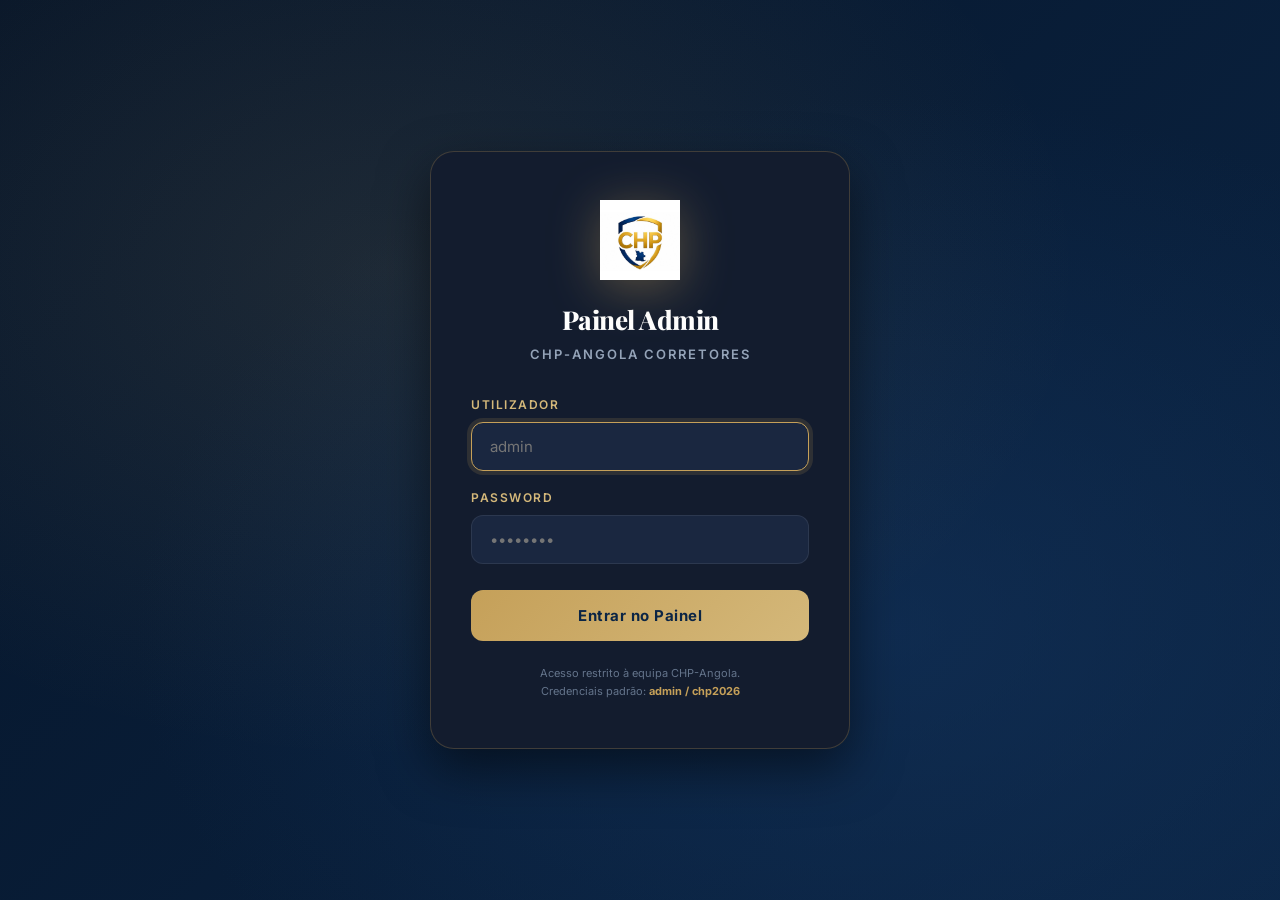
<file: admin.html>
<!DOCTYPE html>
<html lang="pt">
<head>
<meta charset="UTF-8">
<meta name="viewport" content="width=device-width, initial-scale=1.0">
<meta name="robots" content="noindex, nofollow">
<title>Painel Admin — CHP-Angola</title>
<link rel="icon" type="image/png" href="./icons/logo-chp.png">
<link rel="preconnect" href="https://fonts.googleapis.com">
<link rel="preconnect" href="https://fonts.gstatic.com" crossorigin>
<link href="https://fonts.googleapis.com/css2?family=Inter:wght@300;400;500;600;700;800;900&family=Playfair+Display:wght@600;700;800&display=swap" rel="stylesheet">

<style>
:root {
    --primary: #0B2545;
    --primary-dark: #061529;
    --primary-light: #13335c;
    --gold: #C5A059;
    --gold-light: #D4B87A;
    --gold-dark: #8B7040;
    --bg: #0a0f1c;
    --bg-card: #131c2e;
    --bg-elevated: #1a2740;
    --border: rgba(255, 255, 255, 0.08);
    --border-gold: rgba(197, 160, 89, 0.25);
    --text: #E2E8F0;
    --text-muted: #94A3B8;
    --text-dim: #64748B;
    --success: #10B981;
    --danger: #EF4444;
    --warning: #F59E0B;
    --info: #3B82F6;
    --shadow: 0 4px 20px rgba(0, 0, 0, 0.3);
    --shadow-lg: 0 20px 50px rgba(0, 0, 0, 0.5);
    --transition: cubic-bezier(0.4, 0, 0.2, 1);
}

* { box-sizing: border-box; margin: 0; padding: 0; font-family: 'Inter', sans-serif; }
html, body { height: 100%; }
body {
    background: var(--bg);
    color: var(--text);
    line-height: 1.5;
    overflow-x: hidden;
    -webkit-font-smoothing: antialiased;
}

/* ============ LOGIN SCREEN ============ */
.login-screen {
    position: fixed;
    inset: 0;
    background: linear-gradient(135deg, #061529 0%, #0B2545 100%);
    display: flex;
    align-items: center;
    justify-content: center;
    padding: 20px;
    z-index: 10000;
    transition: opacity 0.4s ease, visibility 0.4s ease;
}
.login-screen.hidden {
    opacity: 0;
    visibility: hidden;
    pointer-events: none;
}
.login-screen::before {
    content: '';
    position: absolute;
    inset: 0;
    background: radial-gradient(ellipse at 30% 30%, rgba(197, 160, 89, 0.12), transparent 55%),
                radial-gradient(ellipse at 70% 70%, rgba(19, 51, 92, 0.6), transparent 60%);
    pointer-events: none;
}
.login-box {
    background: var(--bg-card);
    border-radius: 24px;
    border: 1px solid var(--border-gold);
    box-shadow: var(--shadow-lg);
    padding: 48px 40px;
    max-width: 420px;
    width: 100%;
    position: relative;
    z-index: 2;
    animation: loginIn 0.5s cubic-bezier(0.68, -0.55, 0.265, 1.55);
}
@keyframes loginIn {
    from { transform: scale(0.9); opacity: 0; }
    to { transform: scale(1); opacity: 1; }
}
.login-logo {
    width: 80px;
    height: 80px;
    margin: 0 auto 20px;
    display: block;
    filter: drop-shadow(0 8px 25px rgba(197, 160, 89, 0.4));
}
.login-title {
    font-family: 'Playfair Display', serif;
    font-size: 26px;
    font-weight: 800;
    color: white;
    text-align: center;
    margin-bottom: 6px;
    letter-spacing: -0.5px;
}
.login-subtitle {
    text-align: center;
    color: var(--text-muted);
    font-size: 13px;
    margin-bottom: 32px;
    letter-spacing: 2px;
    text-transform: uppercase;
    font-weight: 600;
}
.login-field {
    margin-bottom: 18px;
}
.login-field label {
    display: block;
    font-size: 12px;
    font-weight: 600;
    color: var(--gold-light);
    margin-bottom: 8px;
    text-transform: uppercase;
    letter-spacing: 1.5px;
}
.login-input {
    width: 100%;
    padding: 14px 18px;
    background: var(--bg-elevated);
    border: 1.5px solid var(--border);
    border-radius: 12px;
    color: var(--text);
    font-size: 15px;
    font-family: inherit;
    transition: all 0.3s var(--transition);
}
.login-input:focus {
    outline: none;
    border-color: var(--gold);
    box-shadow: 0 0 0 4px rgba(197, 160, 89, 0.15);
}
.login-btn {
    width: 100%;
    padding: 16px;
    background: linear-gradient(135deg, #C5A059, #D4B87A);
    color: var(--primary);
    border: none;
    border-radius: 12px;
    font-size: 15px;
    font-weight: 700;
    font-family: inherit;
    cursor: pointer;
    transition: all 0.3s var(--transition);
    margin-top: 8px;
    letter-spacing: 0.5px;
}
.login-btn:hover {
    transform: translateY(-2px);
    box-shadow: 0 15px 35px rgba(197, 160, 89, 0.5);
}
.login-error {
    display: none;
    background: rgba(239, 68, 68, 0.15);
    border: 1px solid rgba(239, 68, 68, 0.4);
    color: #FCA5A5;
    padding: 12px 16px;
    border-radius: 10px;
    font-size: 13px;
    margin-bottom: 16px;
    text-align: center;
}
.login-error.show { display: block; animation: shake 0.4s ease; }
@keyframes shake {
    0%, 100% { transform: translateX(0); }
    25% { transform: translateX(-8px); }
    75% { transform: translateX(8px); }
}
.login-hint {
    text-align: center;
    font-size: 11px;
    color: var(--text-dim);
    margin-top: 24px;
    line-height: 1.6;
}
.login-hint strong { color: var(--gold); }

/* ============ HEADER ============ */
.admin-header {
    background: linear-gradient(135deg, var(--primary-dark), var(--primary));
    border-bottom: 3px solid var(--gold);
    padding: 18px 30px;
    display: flex;
    justify-content: space-between;
    align-items: center;
    flex-wrap: wrap;
    gap: 15px;
    position: sticky;
    top: 0;
    z-index: 100;
    box-shadow: 0 4px 20px rgba(0, 0, 0, 0.4);
}
.admin-brand {
    display: flex;
    align-items: center;
    gap: 14px;
}
.admin-brand img {
    width: 48px;
    height: 48px;
    object-fit: contain;
    filter: drop-shadow(0 4px 12px rgba(197, 160, 89, 0.3));
}
.admin-brand-text h1 {
    color: var(--gold);
    font-size: 18px;
    font-weight: 800;
    letter-spacing: 2px;
    line-height: 1.1;
}
.admin-brand-text p {
    color: var(--text-dim);
    font-size: 10px;
    letter-spacing: 2px;
    text-transform: uppercase;
}
.admin-actions {
    display: flex;
    gap: 10px;
    flex-wrap: wrap;
}
.btn {
    display: inline-flex;
    align-items: center;
    gap: 8px;
    padding: 10px 18px;
    border-radius: 50px;
    border: 1.5px solid var(--border-gold);
    background: transparent;
    color: var(--gold);
    font-size: 13px;
    font-weight: 600;
    cursor: pointer;
    text-decoration: none;
    transition: all 0.3s var(--transition);
    font-family: inherit;
}
.btn:hover {
    background: var(--gold);
    color: var(--primary);
    transform: translateY(-2px);
}
.btn svg { width: 16px; height: 16px; }
.btn-primary {
    background: linear-gradient(135deg, var(--gold), var(--gold-light));
    color: var(--primary);
    border-color: var(--gold);
}
.btn-primary:hover { background: var(--gold-light); }
.btn-danger {
    border-color: rgba(239, 68, 68, 0.4);
    color: var(--danger);
}
.btn-danger:hover {
    background: var(--danger);
    color: white;
    border-color: var(--danger);
}

/* ============ CONTAINER ============ */
.container {
    max-width: 1500px;
    margin: 0 auto;
    padding: 0 24px;
}

/* ============ STATS ============ */
.stats-grid {
    display: grid;
    grid-template-columns: repeat(auto-fit, minmax(180px, 1fr));
    gap: 16px;
    margin: 30px 0;
}
.stat-card {
    background: var(--bg-card);
    border: 1px solid var(--border);
    border-radius: 16px;
    padding: 22px 24px;
    position: relative;
    overflow: hidden;
    transition: all 0.4s var(--transition);
}
.stat-card::before {
    content: '';
    position: absolute;
    top: 0; left: 0;
    width: 4px; height: 100%;
    background: var(--gold);
    transform: scaleY(0);
    transform-origin: top;
    transition: transform 0.4s var(--transition);
}
.stat-card:hover {
    transform: translateY(-4px);
    border-color: var(--border-gold);
    box-shadow: var(--shadow-lg);
}
.stat-card:hover::before { transform: scaleY(1); }
.stat-label {
    font-size: 11px;
    color: var(--text-muted);
    text-transform: uppercase;
    letter-spacing: 2px;
    margin-bottom: 8px;
    font-weight: 600;
}
.stat-value {
    font-size: 34px;
    font-weight: 800;
    color: var(--gold);
    line-height: 1;
    margin-bottom: 4px;
}
.stat-value.danger { color: var(--danger); }
.stat-value.success { color: var(--success); }
.stat-trend {
    font-size: 12px;
    color: var(--text-dim);
}
.stat-icon {
    position: absolute;
    top: 20px; right: 20px;
    width: 32px; height: 32px;
    color: var(--gold);
    opacity: 0.15;
}

/* ============ TOOLBAR ============ */
.toolbar {
    background: var(--bg-card);
    border: 1px solid var(--border);
    border-radius: 16px;
    padding: 16px 20px;
    margin-bottom: 20px;
    display: flex;
    gap: 12px;
    align-items: center;
    flex-wrap: wrap;
}
.search-box {
    flex: 1;
    min-width: 220px;
    position: relative;
}
.search-box svg {
    position: absolute;
    left: 14px;
    top: 50%;
    transform: translateY(-50%);
    width: 18px; height: 18px;
    color: var(--text-dim);
}
.search-box input {
    width: 100%;
    padding: 11px 16px 11px 42px;
    background: var(--bg-elevated);
    border: 1.5px solid var(--border);
    border-radius: 50px;
    color: var(--text);
    font-size: 14px;
    font-family: inherit;
    transition: all 0.3s var(--transition);
}
.search-box input:focus {
    outline: none;
    border-color: var(--gold);
    box-shadow: 0 0 0 3px rgba(197, 160, 89, 0.15);
}
.search-box input::placeholder { color: var(--text-dim); }
.filter-group {
    display: flex;
    gap: 8px;
    background: var(--bg-elevated);
    padding: 4px;
    border-radius: 50px;
    border: 1px solid var(--border);
}
.filter-btn {
    padding: 8px 18px;
    border-radius: 50px;
    border: none;
    background: transparent;
    color: var(--text-muted);
    font-size: 13px;
    font-weight: 600;
    cursor: pointer;
    transition: all 0.3s var(--transition);
    font-family: inherit;
    white-space: nowrap;
}
.filter-btn.active {
    background: linear-gradient(135deg, var(--gold), var(--gold-light));
    color: var(--primary);
}

/* ============ TABLE ============ */
.table-wrapper {
    background: var(--bg-card);
    border: 1px solid var(--border);
    border-radius: 16px;
    overflow: hidden;
    margin-bottom: 20px;
}
table {
    width: 100%;
    border-collapse: collapse;
    min-width: 900px;
}
thead {
    background: var(--primary-dark);
    position: sticky;
    top: 0;
}
th {
    color: var(--gold);
    padding: 16px 18px;
    text-align: left;
    font-size: 11px;
    font-weight: 700;
    text-transform: uppercase;
    letter-spacing: 1.5px;
    border-bottom: 2px solid var(--border-gold);
    white-space: nowrap;
}
tbody tr {
    border-bottom: 1px solid var(--border);
    transition: background 0.2s ease;
}
tbody tr:hover { background: rgba(197, 160, 89, 0.04); }
tbody tr.row-new { background: rgba(239, 68, 68, 0.02); }
td {
    padding: 16px 18px;
    font-size: 13px;
    vertical-align: top;
    color: var(--text);
}
.cell-id {
    font-family: 'Courier New', monospace;
    color: var(--text-dim);
    font-size: 12px;
    font-weight: 600;
}
.cell-date {
    color: var(--text-muted);
    font-size: 12px;
    white-space: nowrap;
}
.cell-name strong {
    display: block;
    color: white;
    font-weight: 600;
    font-size: 14px;
}
.cell-contact {
    display: flex;
    flex-direction: column;
    gap: 4px;
}
.cell-contact a {
    color: var(--gold);
    text-decoration: none;
    font-size: 12px;
    display: inline-flex;
    align-items: center;
    gap: 6px;
    transition: all 0.2s ease;
}
.cell-contact a:hover { color: var(--gold-light); }
.cell-contact svg { width: 13px; height: 13px; flex-shrink: 0; }
.cell-type {
    display: inline-block;
    padding: 4px 12px;
    background: rgba(197, 160, 89, 0.12);
    border: 1px solid var(--border-gold);
    border-radius: 50px;
    font-size: 11px;
    font-weight: 600;
    color: var(--gold-light);
    text-transform: uppercase;
    white-space: nowrap;
}
.cell-message {
    max-width: 320px;
    color: var(--text-muted);
    font-size: 13px;
    line-height: 1.5;
    cursor: pointer;
}
.cell-message:hover { color: var(--text); }
.badge {
    display: inline-flex;
    align-items: center;
    gap: 6px;
    padding: 5px 12px;
    border-radius: 50px;
    font-size: 11px;
    font-weight: 700;
    text-transform: uppercase;
    white-space: nowrap;
}
.badge::before {
    content: '';
    width: 6px; height: 6px;
    border-radius: 50%;
    background: currentColor;
}
.badge-new {
    background: rgba(239, 68, 68, 0.12);
    color: var(--danger);
    border: 1px solid rgba(239, 68, 68, 0.25);
}
.badge-done {
    background: rgba(16, 185, 129, 0.12);
    color: var(--success);
    border: 1px solid rgba(16, 185, 129, 0.25);
}
.row-actions {
    display: flex;
    gap: 6px;
    flex-wrap: wrap;
}
.action-btn {
    width: 32px; height: 32px;
    border-radius: 8px;
    border: 1px solid var(--border);
    background: var(--bg-elevated);
    color: var(--text-muted);
    display: inline-flex;
    align-items: center;
    justify-content: center;
    cursor: pointer;
    transition: all 0.25s var(--transition);
}
.action-btn:hover { transform: translateY(-2px); }
.action-btn svg { width: 15px; height: 15px; }
.action-btn.mark {
    border-color: rgba(16, 185, 129, 0.3);
    color: var(--success);
}
.action-btn.mark:hover {
    background: var(--success);
    color: white;
    border-color: var(--success);
}
.action-btn.unmark {
    border-color: rgba(245, 158, 11, 0.3);
    color: var(--warning);
}
.action-btn.unmark:hover {
    background: var(--warning);
    color: white;
}
.action-btn.delete {
    border-color: rgba(239, 68, 68, 0.3);
    color: var(--danger);
}
.action-btn.delete:hover {
    background: var(--danger);
    color: white;
}

/* ============ EMPTY STATE ============ */
.empty-state {
    text-align: center;
    padding: 80px 24px;
    color: var(--text-dim);
}
.empty-state svg {
    width: 80px; height: 80px;
    margin: 0 auto 20px;
    opacity: 0.2;
    color: var(--gold);
}
.empty-state h3 {
    color: var(--text-muted);
    font-size: 18px;
    font-weight: 600;
    margin-bottom: 8px;
}

/* ============ LOADING ============ */
.loading {
    display: flex;
    justify-content: center;
    padding: 60px;
}
.spinner {
    width: 40px; height: 40px;
    border: 3px solid rgba(197, 160, 89, 0.15);
    border-top-color: var(--gold);
    border-radius: 50%;
    animation: spin 0.8s linear infinite;
}
@keyframes spin { to { transform: rotate(360deg); } }

/* ============ TOAST ============ */
.toast-container {
    position: fixed;
    top: 20px; right: 20px;
    z-index: 10000;
    display: flex;
    flex-direction: column;
    gap: 10px;
    pointer-events: none;
}
.toast {
    background: var(--bg-card);
    border-left: 4px solid var(--gold);
    border-radius: 12px;
    padding: 16px 22px;
    box-shadow: var(--shadow-lg);
    display: flex;
    align-items: center;
    gap: 12px;
    min-width: 280px;
    max-width: 400px;
    pointer-events: auto;
    animation: toastIn 0.35s var(--transition);
    font-size: 14px;
    font-weight: 500;
}
.toast.success { border-left-color: var(--success); }
.toast.error { border-left-color: var(--danger); }
.toast.warning { border-left-color: var(--warning); }
@keyframes toastIn {
    from { transform: translateX(400px); opacity: 0; }
    to { transform: translateX(0); opacity: 1; }
}
@keyframes toastOut {
    from { transform: translateX(0); opacity: 1; }
    to { transform: translateX(400px); opacity: 0; }
}

/* ============ RESPONSIVO ============ */
@media (max-width: 900px) {
    .admin-header { padding: 15px 20px; }
    .container { padding: 0 16px; }
    .stat-value { font-size: 28px; }
    .toolbar { padding: 14px; }
    .filter-btn { padding: 7px 14px; font-size: 12px; }
}
@media (max-width: 600px) {
    .admin-brand-text h1 { font-size: 15px; }
    .admin-actions .btn span { display: none; }
    .admin-actions .btn { padding: 10px; width: 42px; justify-content: center; }
    .stats-grid { grid-template-columns: repeat(2, 1fr); gap: 10px; }
    .stat-card { padding: 16px; }
    .stat-value { font-size: 22px; }
    .stat-label { font-size: 9px; letter-spacing: 1px; }
    .login-box { padding: 32px 24px; }
    .login-title { font-size: 22px; }
}

::-webkit-scrollbar { width: 8px; height: 8px; }
::-webkit-scrollbar-track { background: var(--bg); }
::-webkit-scrollbar-thumb { background: rgba(197, 160, 89, 0.3); border-radius: 4px; }
::-webkit-scrollbar-thumb:hover { background: var(--gold); }
</style>
</head>
<body>

<!-- ============ LOGIN ============ -->
<div class="login-screen" id="loginScreen">
    <div class="login-box">
        <img src="./icons/logo-chp.png" alt="CHP-Angola" class="login-logo">
        <h1 class="login-title">Painel Admin</h1>
        <p class="login-subtitle">CHP-Angola Corretores</p>
        
        <div class="login-error" id="loginError">Utilizador ou password incorretos</div>
        
        <form id="loginForm">
            <div class="login-field">
                <label for="username">Utilizador</label>
                <input type="text" id="username" class="login-input" placeholder="admin" autocomplete="username" required>
            </div>
            <div class="login-field">
                <label for="password">Password</label>
                <input type="password" id="password" class="login-input" placeholder="••••••••" autocomplete="current-password" required>
            </div>
            <button type="submit" class="login-btn">Entrar no Painel</button>
        </form>
        
        <p class="login-hint">
            Acesso restrito à equipa CHP-Angola.<br>
            Credenciais padrão: <strong>admin / chp2026</strong>
        </p>
    </div>
</div>

<!-- ============ HEADER ============ -->
<header class="admin-header">
    <div class="admin-brand">
        <img src="./icons/logo-chp.png" alt="CHP-Angola">
        <div class="admin-brand-text">
            <h1>CHP-ANGOLA</h1>
            <p>Painel de Leads</p>
        </div>
    </div>
    <div class="admin-actions">
        <button class="btn" id="refreshBtn" title="Atualizar">
            <svg viewBox="0 0 24 24" fill="none" stroke="currentColor" stroke-width="2.5">
                <polyline points="23 4 23 10 17 10"/>
                <path d="M20.49 15a9 9 0 1 1-2.12-9.36L23 10"/>
            </svg>
            <span>Atualizar</span>
        </button>
        <button class="btn btn-primary" id="exportBtn" title="Exportar CSV">
            <svg viewBox="0 0 24 24" fill="none" stroke="currentColor" stroke-width="2.5">
                <path d="M21 15v4a2 2 0 0 1-2 2H5a2 2 0 0 1-2-2v-4"/>
                <polyline points="7 10 12 15 17 10"/>
                <line x1="12" y1="15" x2="12" y2="3"/>
            </svg>
            <span>Exportar CSV</span>
        </button>
        <button class="btn btn-danger" id="logoutBtn" title="Sair">
            <svg viewBox="0 0 24 24" fill="none" stroke="currentColor" stroke-width="2.5">
                <path d="M9 21H5a2 2 0 0 1-2-2V5a2 2 0 0 1 2-2h4"/>
                <polyline points="16 17 21 12 16 7"/>
                <line x1="21" y1="12" x2="9" y2="12"/>
            </svg>
            <span>Sair</span>
        </button>
    </div>
</header>

<!-- ============ MAIN ============ -->
<div class="container">

    <!-- STATS -->
    <div class="stats-grid" id="statsGrid">
        <div class="stat-card">
            <div class="stat-label">Total</div>
            <div class="stat-value" data-stat="total">—</div>
            <div class="stat-trend">Leads recebidos</div>
            <svg class="stat-icon" viewBox="0 0 24 24" fill="none" stroke="currentColor" stroke-width="2">
                <path d="M3 3h18v18H3z"/>
                <path d="M8 12h8M8 8h8M8 16h5"/>
            </svg>
        </div>
        <div class="stat-card">
            <div class="stat-label">Pendentes</div>
            <div class="stat-value danger" data-stat="pending">—</div>
            <div class="stat-trend">Por contactar</div>
            <svg class="stat-icon" viewBox="0 0 24 24" fill="none" stroke="currentColor" stroke-width="2">
                <circle cx="12" cy="12" r="10"/>
                <polyline points="12 6 12 12 16 14"/>
            </svg>
        </div>
        <div class="stat-card">
            <div class="stat-label">Contactados</div>
            <div class="stat-value success" data-stat="contacted">—</div>
            <div class="stat-trend">Já respondidos</div>
            <svg class="stat-icon" viewBox="0 0 24 24" fill="none" stroke="currentColor" stroke-width="2">
                <polyline points="20 6 9 17 4 12"/>
            </svg>
        </div>
        <div class="stat-card">
            <div class="stat-label">Hoje</div>
            <div class="stat-value" data-stat="today">—</div>
            <div class="stat-trend">Últimas 24h</div>
            <svg class="stat-icon" viewBox="0 0 24 24" fill="none" stroke="currentColor" stroke-width="2">
                <rect x="3" y="4" width="18" height="18" rx="2"/>
                <line x1="16" y1="2" x2="16" y2="6"/>
                <line x1="8" y1="2" x2="8" y2="6"/>
                <line x1="3" y1="10" x2="21" y2="10"/>
            </svg>
        </div>
    </div>

    <!-- TOOLBAR -->
    <div class="toolbar">
        <div class="search-box">
            <svg viewBox="0 0 24 24" fill="none" stroke="currentColor" stroke-width="2.5">
                <circle cx="11" cy="11" r="8"/>
                <line x1="21" y1="21" x2="16.65" y2="16.65"/>
            </svg>
            <input type="text" id="searchInput" placeholder="Buscar por nome, telefone, e-mail ou mensagem..." autocomplete="off">
        </div>
        <div class="filter-group">
            <button class="filter-btn active" data-filter="all">Todos</button>
            <button class="filter-btn" data-filter="pending">Pendentes</button>
            <button class="filter-btn" data-filter="contacted">Contactados</button>
        </div>
    </div>

    <!-- TABLE -->
    <div class="table-wrapper">
        <div class="loading" id="loadingIndicator" style="display:none;">
            <div class="spinner"></div>
        </div>
        
        <table id="leadsTable" style="display:none;">
            <thead>
                <tr>
                    <th>#</th>
                    <th>Data</th>
                    <th>Nome</th>
                    <th>Contacto</th>
                    <th>Tipo</th>
                    <th>Mensagem</th>
                    <th>Estado</th>
                    <th>Ações</th>
                </tr>
            </thead>
            <tbody id="leadsBody"></tbody>
        </table>
        
        <div class="empty-state" id="emptyState" style="display:none;">
            <svg viewBox="0 0 24 24" fill="none" stroke="currentColor" stroke-width="1.5">
                <path d="M21 15a2 2 0 0 1-2 2H7l-4 4V5a2 2 0 0 1 2-2h14a2 2 0 0 1 2 2z"/>
            </svg>
            <h3>Sem leads ainda</h3>
            <p>Quando os utilizadores submeterem o formulário, aparecerão aqui.</p>
        </div>
    </div>

</div>

<!-- ============ TOASTS ============ -->
<div class="toast-container" id="toastContainer"></div>

<script>
(function() {
    'use strict';

    // ==================== CONFIGURAÇÃO ====================
    const CONFIG = {
        // Credenciais padrão (muda depois para segurança real)
        defaultUser: 'admin',
        defaultPass: 'chp2026',
        storageKey: 'chp-admin-session',
        leadsKey: 'chp-leads',           // Para modo localStorage
        useAPI: false                     // Mudar para true quando tiver API PHP ativa
    };

    // ==================== ESTADO ====================
    const state = {
        filter: 'all',
        search: '',
        leads: [],
        loading: false
    };

    // ==================== ELEMENTOS ====================
    const els = {
        loginScreen: document.getElementById('loginScreen'),
        loginForm: document.getElementById('loginForm'),
        loginError: document.getElementById('loginError'),
        statsGrid: document.getElementById('statsGrid'),
        leadsTable: document.getElementById('leadsTable'),
        leadsBody: document.getElementById('leadsBody'),
        emptyState: document.getElementById('emptyState'),
        loading: document.getElementById('loadingIndicator'),
        searchInput: document.getElementById('searchInput'),
        filterBtns: document.querySelectorAll('.filter-btn'),
        refreshBtn: document.getElementById('refreshBtn'),
        exportBtn: document.getElementById('exportBtn'),
        logoutBtn: document.getElementById('logoutBtn'),
        toastContainer: document.getElementById('toastContainer')
    };

    // ==================== UTILITÁRIOS ====================
    function escapeHtml(str) {
        if (str == null) return '';
        return String(str)
            .replace(/&/g, '&amp;')
            .replace(/</g, '&lt;')
            .replace(/>/g, '&gt;')
            .replace(/"/g, '&quot;')
            .replace(/'/g, '&#39;');
    }

    function formatDate(str) {
        if (!str) return '—';
        const d = new Date(str);
        if (isNaN(d)) return str;
        const diff = Math.floor((Date.now() - d) / 1000);
        if (diff < 60) return 'agora';
        if (diff < 3600) return 'há ' + Math.floor(diff / 60) + ' min';
        if (diff < 86400) return 'há ' + Math.floor(diff / 3600) + ' h';
        if (diff < 604800) return 'há ' + Math.floor(diff / 86400) + ' d';
        return d.toLocaleDateString('pt-PT', { day: '2-digit', month: '2-digit', year: 'numeric', hour: '2-digit', minute: '2-digit' });
    }

    function showToast(message, type = 'success') {
        const icons = {
            success: '<polyline points="20 6 9 17 4 12"/>',
            error: '<circle cx="12" cy="12" r="10"/><line x1="15" y1="9" x2="9" y2="15"/><line x1="9" y1="9" x2="15" y2="15"/>',
            warning: '<path d="M10.29 3.86L1.82 18a2 2 0 0 0 1.71 3h16.94a2 2 0 0 0 1.71-3L13.71 3.86a2 2 0 0 0-3.42 0z"/><line x1="12" y1="9" x2="12" y2="13"/><line x1="12" y1="17" x2="12.01" y2="17"/>'
        };
        const toast = document.createElement('div');
        toast.className = 'toast ' + type;
        toast.innerHTML = `
            <svg width="20" height="20" viewBox="0 0 24 24" fill="none" stroke="currentColor" stroke-width="2.5">
                ${icons[type] || icons.success}
            </svg>
            <span>${escapeHtml(message)}</span>
        `;
        els.toastContainer.appendChild(toast);
        setTimeout(() => {
            toast.style.animation = 'toastOut 0.35s ease forwards';
            setTimeout(() => toast.remove(), 350);
        }, 3500);
    }

    // ==================== AUTENTICAÇÃO ====================
    function isLoggedIn() {
        return sessionStorage.getItem(CONFIG.storageKey) === 'true';
    }

    function login(user, pass) {
        if (user === CONFIG.defaultUser && pass === CONFIG.defaultPass) {
            sessionStorage.setItem(CONFIG.storageKey, 'true');
            return true;
        }
        return false;
    }

    function logout() {
        sessionStorage.removeItem(CONFIG.storageKey);
        location.reload();
    }

    // ==================== DADOS ====================
    // Demonstração: leads de exemplo (em produção, vêm da API PHP ou localStorage)
    function getDemoLeads() {
        const now = Date.now();
        return [
            {
                id: 1, name: 'Carlos Domingos', phone: '923456789', email: 'carlos@email.com',
                insurance_type: 'automovel', message: 'Preciso de seguro para uma Toyota Hilux 2020. URGENTE, tenho vistoria amanhã.',
                created_at: new Date(now - 1800000).toISOString(), contacted: false
            },
            {
                id: 2, name: 'Maria Fernanda', phone: '924111222', email: 'maria.f@email.com',
                insurance_type: 'saude', message: 'Gostaria de simular um plano de saúde familiar para 4 pessoas.',
                created_at: new Date(now - 7200000).toISOString(), contacted: false
            },
            {
                id: 3, name: 'Empresa Sonangol Lda', phone: '928333444', email: 'compras@sonangol.co.ao',
                insurance_type: 'empresarial', message: 'Necessitamos cobrir uma frota de 25 viaturas. Aguardamos proposta.',
                created_at: new Date(now - 86400000).toISOString(), contacted: true
            },
            {
                id: 4, name: 'João Baptista', phone: '926555666', email: 'jb@email.com',
                insurance_type: 'vida', message: 'Quero fazer seguro de vida. 40 anos, casado, 2 filhos.',
                created_at: new Date(now - 172800000).toISOString(), contacted: false
            },
            {
                id: 5, name: 'Ana Paula Silva', phone: '927777888', email: 'ana.silva@email.com',
                insurance_type: 'automovel', message: 'Seguro obrigatório para moto Yamaha 250.',
                created_at: new Date(now - 259200000).toISOString(), contacted: true
            }
        ];
    }

    async function loadLeads() {
        state.loading = true;
        els.loading.style.display = 'flex';
        els.leadsTable.style.display = 'none';
        els.emptyState.style.display = 'none';

        try {
            if (CONFIG.useAPI) {
                const res = await fetch('./api/admin-api.php?action=leads');
                const data = await res.json();
                state.leads = data.leads || [];
            } else {
                // Modo demo: usa localStorage ou dados de exemplo
                const stored = localStorage.getItem(CONFIG.leadsKey);
                if (stored) {
                    state.leads = JSON.parse(stored);
                } else {
                    state.leads = getDemoLeads();
                    localStorage.setItem(CONFIG.leadsKey, JSON.stringify(state.leads));
                }
            }
        } catch (err) {
            console.error('Erro ao carregar leads:', err);
            state.leads = getDemoLeads();
            showToast('Erro ao carregar. A usar dados de demonstração.', 'warning');
        } finally {
            state.loading = false;
            els.loading.style.display = 'none';
            renderStats();
            renderLeads();
        }
    }

    function saveLeads() {
        if (!CONFIG.useAPI) {
            localStorage.setItem(CONFIG.leadsKey, JSON.stringify(state.leads));
        }
    }

    // ==================== RENDER ====================
    function renderStats() {
        const stats = {
            total: state.leads.length,
            pending: state.leads.filter(l => !l.contacted).length,
            contacted: state.leads.filter(l => l.contacted).length,
            today: state.leads.filter(l => {
                const d = new Date(l.created_at);
                return d.toDateString() === new Date().toDateString();
            }).length
        };
        Object.entries(stats).forEach(([key, value]) => {
            const el = document.querySelector(`[data-stat="${key}"]`);
            if (el) el.textContent = value;
        });
    }

    function renderLeads() {
        let filtered = state.leads;

        // Filtro por estado
        if (state.filter === 'pending') {
            filtered = filtered.filter(l => !l.contacted);
        } else if (state.filter === 'contacted') {
            filtered = filtered.filter(l => l.contacted);
        }

        // Busca
        if (state.search) {
            const s = state.search.toLowerCase();
            filtered = filtered.filter(l =>
                (l.name || '').toLowerCase().includes(s) ||
                (l.phone || '').includes(s) ||
                (l.email || '').toLowerCase().includes(s) ||
                (l.message || '').toLowerCase().includes(s)
            );
        }

        // Ordenar por data (mais recentes primeiro)
        filtered.sort((a, b) => new Date(b.created_at) - new Date(a.created_at));

        if (filtered.length === 0) {
            els.leadsTable.style.display = 'none';
            els.emptyState.style.display = 'block';
            els.emptyState.querySelector('h3').textContent = state.leads.length === 0
                ? 'Sem leads ainda'
                : 'Nenhum resultado encontrado';
            return;
        }

        els.leadsTable.style.display = 'table';
        els.emptyState.style.display = 'none';

        els.leadsBody.innerHTML = filtered.map(lead => {
            const isNew = !lead.contacted;
            const msgPreview = escapeHtml((lead.message || '').substring(0, 120));
            const msgFull = escapeHtml(lead.message || '');
            const type = (lead.insurance_type || 'Geral').charAt(0).toUpperCase() + (lead.insurance_type || 'Geral').slice(1);

            return `
                <tr class="${isNew ? 'row-new' : ''}" data-id="${lead.id}">
                    <td class="cell-id">#${lead.id}</td>
                    <td class="cell-date">${formatDate(lead.created_at)}</td>
                    <td class="cell-name"><strong>${escapeHtml(lead.name)}</strong></td>
                    <td class="cell-contact">
                        <a href="tel:${escapeHtml(lead.phone)}">
                            <svg viewBox="0 0 24 24" fill="none" stroke="currentColor" stroke-width="2"><path d="M22 16.92v3a2 2 0 0 1-2.18 2 19.79 19.79 0 0 1-8.63-3.07 19.5 19.5 0 0 1-6-6 19.79 19.79 0 0 1-3.07-8.67A2 2 0 0 1 4.11 2h3a2 2 0 0 1 2 1.72 12.84 12.84 0 0 0 .7 2.81 2 2 0 0 1-.45 2.11L8.09 9.91a16 16 0 0 0 6 6l1.27-1.27a2 2 0 0 1 2.11-.45 12.84 12.84 0 0 0 2.81.7A2 2 0 0 1 22 16.92z"/></svg>
                            ${escapeHtml(lead.phone)}
                        </a>
                        <a href="https://wa.me/244${escapeHtml(lead.phone)}" target="_blank" rel="noopener">
                            <svg viewBox="0 0 24 24" fill="currentColor"><path d="M17.472 14.382c-.297-.149-1.758-.867-2.03-.967-.273-.099-.471-.148-.67.15-.197.297-.767.966-.94 1.164-.173.199-.347.223-.644.075-.297-.15-1.255-.463-2.39-1.475-.883-.788-1.48-1.761-1.653-2.059-.173-.297-.018-.458.13-.606.134-.133.298-.347.446-.52.149-.174.198-.298.298-.497.099-.198.05-.371-.025-.52-.075-.149-.669-1.612-.916-2.207-.242-.579-.487-.5-.669-.51-.173-.008-.371-.01-.57-.01-.198 0-.52.074-.792.372-.272.297-1.04 1.016-1.04 2.479 0 1.462 1.065 2.875 1.213 3.074.149.198 2.096 3.2 5.077 4.487.709.306 1.262.489 1.694.625.712.227 1.36.195 1.871.118.571-.085 1.758-.719 2.006-1.413.248-.694.248-1.289.173-1.413-.074-.124-.272-.198-.57-.347z"/></svg>
                            WhatsApp
                        </a>
                        <a href="mailto:${escapeHtml(lead.email)}">
                            <svg viewBox="0 0 24 24" fill="none" stroke="currentColor" stroke-width="2"><path d="M4 4h16c1.1 0 2 .9 2 2v12c0 1.1-.9 2-2 2H4c-1.1 0-2-.9-2-2V6c0-1.1.9-2 2-2z"/><polyline points="22,6 12,13 2,6"/></svg>
                            ${escapeHtml(lead.email)}
                        </a>
                    </td>
                    <td><span class="cell-type">${escapeHtml(type)}</span></td>
                    <td class="cell-message" title="${msgFull}">
                        ${msgPreview}${(lead.message || '').length > 120 ? '...' : ''}
                    </td>
                    <td>
                        <span class="badge ${isNew ? 'badge-new' : 'badge-done'}">
                            ${isNew ? 'Novo' : 'Contactado'}
                        </span>
                    </td>
                    <td>
                        <div class="row-actions">
                            ${isNew ? `
                                <button class="action-btn mark" data-action="mark" data-id="${lead.id}" title="Marcar como contactado">
                                    <svg viewBox="0 0 24 24" fill="none" stroke="currentColor" stroke-width="2.5"><polyline points="20 6 9 17 4 12"/></svg>
                                </button>
                            ` : `
                                <button class="action-btn unmark" data-action="unmark" data-id="${lead.id}" title="Marcar como pendente">
                                    <svg viewBox="0 0 24 24" fill="none" stroke="currentColor" stroke-width="2.5"><polyline points="1 4 1 10 7 10"/><path d="M3.51 15a9 9 0 1 0 2.13-9.36L1 10"/></svg>
                                </button>
                            `}
                            <button class="action-btn delete" data-action="delete" data-id="${lead.id}" title="Eliminar">
                                <svg viewBox="0 0 24 24" fill="none" stroke="currentColor" stroke-width="2.5"><polyline points="3 6 5 6 21 6"/><path d="M19 6v14a2 2 0 0 1-2 2H7a2 2 0 0 1-2-2V6m3 0V4a2 2 0 0 1 2-2h4a2 2 0 0 1 2 2v2"/></svg>
                            </button>
                        </div>
                    </td>
                </tr>
            `;
        }).join('');
    }

    // ==================== AÇÕES ====================
    async function handleAction(action, id) {
        if (action === 'delete') {
            if (!confirm('Tem a certeza que quer eliminar este lead? Esta ação é irreversível.')) return;
            state.leads = state.leads.filter(l => l.id != id);
            saveLeads();
            showToast('Lead eliminado', 'success');
        } else if (action === 'mark') {
            const lead = state.leads.find(l => l.id == id);
            if (lead) {
                lead.contacted = true;
                saveLeads();
                showToast('Marcado como contactado', 'success');
            }
        } else if (action === 'unmark') {
            const lead = state.leads.find(l => l.id == id);
            if (lead) {
                lead.contacted = false;
                saveLeads();
                showToast('Marcado como pendente', 'warning');
            }
        }
        renderStats();
        renderLeads();
    }

    // ==================== EXPORTAR CSV ====================
    function exportCSV() {
        const headers = ['ID', 'Data', 'Nome', 'Telefone', 'E-mail', 'Tipo', 'Mensagem', 'Estado'];
        const rows = state.leads.map(l => [
            l.id,
            new Date(l.created_at).toLocaleString('pt-PT'),
            l.name,
            l.phone,
            l.email,
            l.insurance_type || '—',
            (l.message || '').replace(/[\r\n]+/g, ' '),
            l.contacted ? 'Contactado' : 'Novo'
        ]);

        const csv = [headers, ...rows]
            .map(row => row.map(cell => `"${String(cell).replace(/"/g, '""')}"`).join(','))
            .join('\n');

        // Adicionar BOM UTF-8 para Excel
        const blob = new Blob(['\uFEFF' + csv], { type: 'text/csv;charset=utf-8;' });
        const url = URL.createObjectURL(blob);
        const a = document.createElement('a');
        a.href = url;
        a.download = `leads_chp_angola_${new Date().toISOString().split('T')[0]}.csv`;
        a.click();
        URL.revokeObjectURL(url);
        showToast('CSV exportado com sucesso', 'success');
    }

    // ==================== EVENTOS ====================
    els.loginForm.addEventListener('submit', (e) => {
        e.preventDefault();
        const user = document.getElementById('username').value.trim();
        const pass = document.getElementById('password').value;

        if (login(user, pass)) {
            els.loginScreen.classList.add('hidden');
            loadLeads();
        } else {
            els.loginError.classList.add('show');
            setTimeout(() => els.loginError.classList.remove('show'), 3000);
        }
    });

    els.logoutBtn.addEventListener('click', () => {
        if (confirm('Quer terminar a sessão?')) logout();
    });

    els.refreshBtn.addEventListener('click', () => {
        loadLeads();
        showToast('Painel atualizado', 'success');
    });

    els.exportBtn.addEventListener('click', exportCSV);

    els.filterBtns.forEach(btn => {
        btn.addEventListener('click', () => {
            els.filterBtns.forEach(b => b.classList.remove('active'));
            btn.classList.add('active');
            state.filter = btn.dataset.filter;
            renderLeads();
        });
    });

    let searchTimeout;
    els.searchInput.addEventListener('input', (e) => {
        clearTimeout(searchTimeout);
        searchTimeout = setTimeout(() => {
            state.search = e.target.value.trim();
            renderLeads();
        }, 250);
    });

    els.leadsBody.addEventListener('click', (e) => {
        const btn = e.target.closest('.action-btn');
        if (!btn) return;
        handleAction(btn.dataset.action, btn.dataset.id);
    });

    document.addEventListener('keydown', (e) => {
        if (e.key === 'Escape' && !els.loginScreen.classList.contains('hidden')) {
            document.getElementById('password').blur();
        }
    });

    // ==================== INICIALIZAÇÃO ====================
    if (isLoggedIn()) {
        els.loginScreen.classList.add('hidden');
        loadLeads();
    } else {
        setTimeout(() => document.getElementById('username').focus(), 300);
    }

})();
</script>
</body>
</html>
</file>
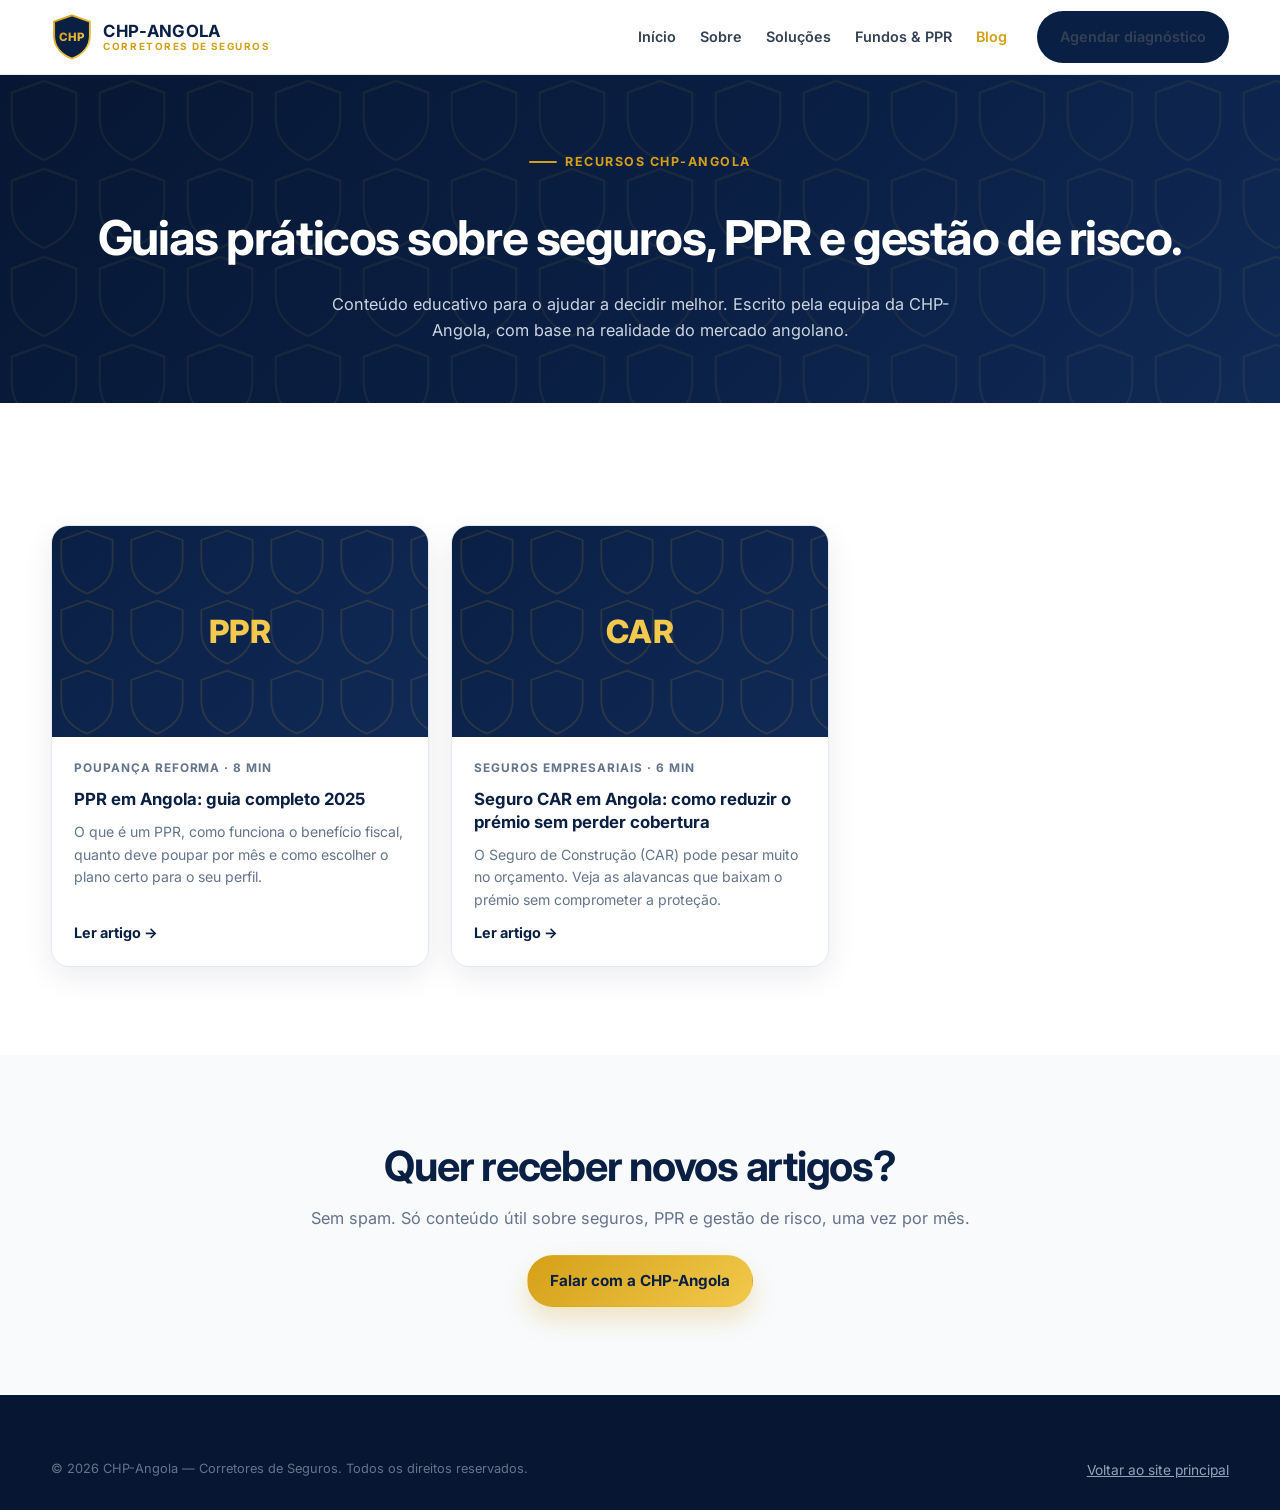
<file: blog.html>
<!DOCTYPE html>
<html lang="pt-AO">
<head>
  <meta charset="UTF-8" />
  <meta name="viewport" content="width=device-width, initial-scale=1.0" />
  <title>Blog | CHP-Angola — Recursos sobre Seguros, PPR e Fundos de Pensões</title>
  <meta name="description" content="Artigos e guias práticos sobre seguros em Angola, PPR, Fundos de Pensões e gestão de risco para empresas e famílias." />
  <meta name="robots" content="index, follow" />
  <meta name="theme-color" content="#0A1F44" />
  <link rel="canonical" href="https://chp-angola.com/blog.html" />
  <meta property="og:type" content="website" />
  <meta property="og:title" content="Blog CHP-Angola | Recursos sobre seguros e PPR" />
  <meta property="og:description" content="Guias práticos sobre seguros, PPR e Fundos de Pensões em Angola." />
  <meta property="og:url" content="https://chp-angola.com/blog.html" />
  <meta property="og:image" content="https://chp-angola.com/og-cover.jpg" />
  <link rel="icon" type="image/svg+xml" href="data:image/svg+xml,%3Csvg xmlns='http://www.w3.org/2000/svg' viewBox='0 0 64 72'%3E%3Cdefs%3E%3ClinearGradient id='g' x1='0' y1='0' x2='1' y2='1'%3E%3Cstop offset='0' stop-color='%23D4A017'/%3E%3Cstop offset='1' stop-color='%23F2C94C'/%3E%3C/linearGradient%3E%3C/defs%3E%3Cpath d='M32 2L60 12V34C60 52 47 64 32 70C17 64 4 52 4 34V12L32 2Z' fill='%230A1F44' stroke='url(%23g)' stroke-width='3'/%3E%3Ctext x='32' y='44' text-anchor='middle' font-family='Inter,sans-serif' font-size='18' font-weight='800' fill='url(%23g)'%3ECHP%3C/text%3E%3C/svg%3E" />
  <link rel="preconnect" href="https://fonts.googleapis.com">
  <link rel="preconnect" href="https://fonts.gstatic.com" crossorigin>
  <link href="https://fonts.googleapis.com/css2?family=Inter:wght@400;500;600;700;800&display=swap" rel="stylesheet">
  <link rel="stylesheet" href="styles.css" />
</head>
<body>
  <a href="#main" class="skip-link">Saltar para o conteúdo</a>

  <header class="header">
    <div class="container header__inner">
      <a href="index.html" class="logo" aria-label="CHP-Angola — Início">
        <svg class="logo__mark" viewBox="0 0 64 72" aria-hidden="true">
          <defs><linearGradient id="shieldGrad" x1="0" y1="0" x2="1" y2="1"><stop offset="0%" stop-color="#D4A017"/><stop offset="100%" stop-color="#F2C94C"/></linearGradient></defs>
          <path d="M32 2L60 12V34C60 52 47 64 32 70C17 64 4 52 4 34V12L32 2Z" fill="#0A1F44" stroke="url(#shieldGrad)" stroke-width="3"/>
          <text x="32" y="43" text-anchor="middle" font-family="Inter, sans-serif" font-size="18" font-weight="800" fill="url(#shieldGrad)">CHP</text>
        </svg>
        <span class="logo__text"><strong>CHP-ANGOLA</strong><span>Corretores de Seguros</span></span>
      </a>
      <nav class="nav" id="nav" aria-label="Navegação principal">
        <a href="index.html#inicio">Início</a>
        <a href="index.html#sobre">Sobre</a>
        <a href="index.html#solucoes">Soluções</a>
        <a href="index.html#ppr">Fundos & PPR</a>
        <a href="blog.html" aria-current="page">Blog</a>
        <a href="index.html#contactos" class="btn btn--dark header__cta">Agendar diagnóstico</a>
      </nav>
      <button class="menu-toggle" id="menuToggle" aria-label="Abrir menu" aria-expanded="false" aria-controls="nav"><span></span></button>
    </div>
  </header>

  <main id="main">
    <section class="blog-hero">
      <div class="container">
        <span class="eyebrow" style="justify-content:center">Recursos CHP-Angola</span>
        <h1>Guias práticos sobre seguros, PPR e gestão de risco.</h1>
        <p>Conteúdo educativo para o ajudar a decidir melhor. Escrito pela equipa da CHP-Angola, com base na realidade do mercado angolano.</p>
      </div>
    </section>

    <section class="section">
      <div class="container">
        <div class="blog-grid">
          <article class="blog-card">
            <div class="blog-card__cover" aria-hidden="true">PPR</div>
            <div class="blog-card__body">
              <span class="blog-card__meta">Poupança Reforma · 8 min</span>
              <h2>PPR em Angola: guia completo 2025</h2>
              <p>O que é um PPR, como funciona o benefício fiscal, quanto deve poupar por mês e como escolher o plano certo para o seu perfil.</p>
              <a href="blog/ppr-angola-guia-2025.html" class="case__cta">Ler artigo →</a>
            </div>
          </article>

          <article class="blog-card">
            <div class="blog-card__cover" aria-hidden="true">CAR</div>
            <div class="blog-card__body">
              <span class="blog-card__meta">Seguros Empresariais · 6 min</span>
              <h2>Seguro CAR em Angola: como reduzir o prémio sem perder cobertura</h2>
              <p>O Seguro de Construção (CAR) pode pesar muito no orçamento. Veja as alavancas que baixam o prémio sem comprometer a proteção.</p>
              <a href="blog/seguro-car-angola.html" class="case__cta">Ler artigo →</a>
            </div>
          </article>
        </div>
      </div>
    </section>

    <section class="section section--light">
      <div class="container" style="text-align:center">
        <h2 class="section-title">Quer receber novos artigos?</h2>
        <p class="section-subtitle" style="margin:0 auto 24px">Sem spam. Só conteúdo útil sobre seguros, PPR e gestão de risco, uma vez por mês.</p>
        <a href="index.html#contactos" class="btn btn--gold">Falar com a CHP-Angola</a>
      </div>
    </section>
  </main>

  <footer class="footer">
    <div class="container">
      <div class="footer__bottom">
        <span>© <span id="year"></span> CHP-Angola — Corretores de Seguros. Todos os direitos reservados.</span>
        <a href="index.html">Voltar ao site principal</a>
      </div>
    </div>
  </footer>

  <script>
    document.getElementById('year').textContent = new Date().getFullYear();
    const menuToggle = document.getElementById('menuToggle');
    const nav = document.getElementById('nav');
    menuToggle.addEventListener('click', () => {
      const open = nav.classList.toggle('is-open');
      menuToggle.setAttribute('aria-expanded', String(open));
    });
  </script>
</body>
</html>
</file>
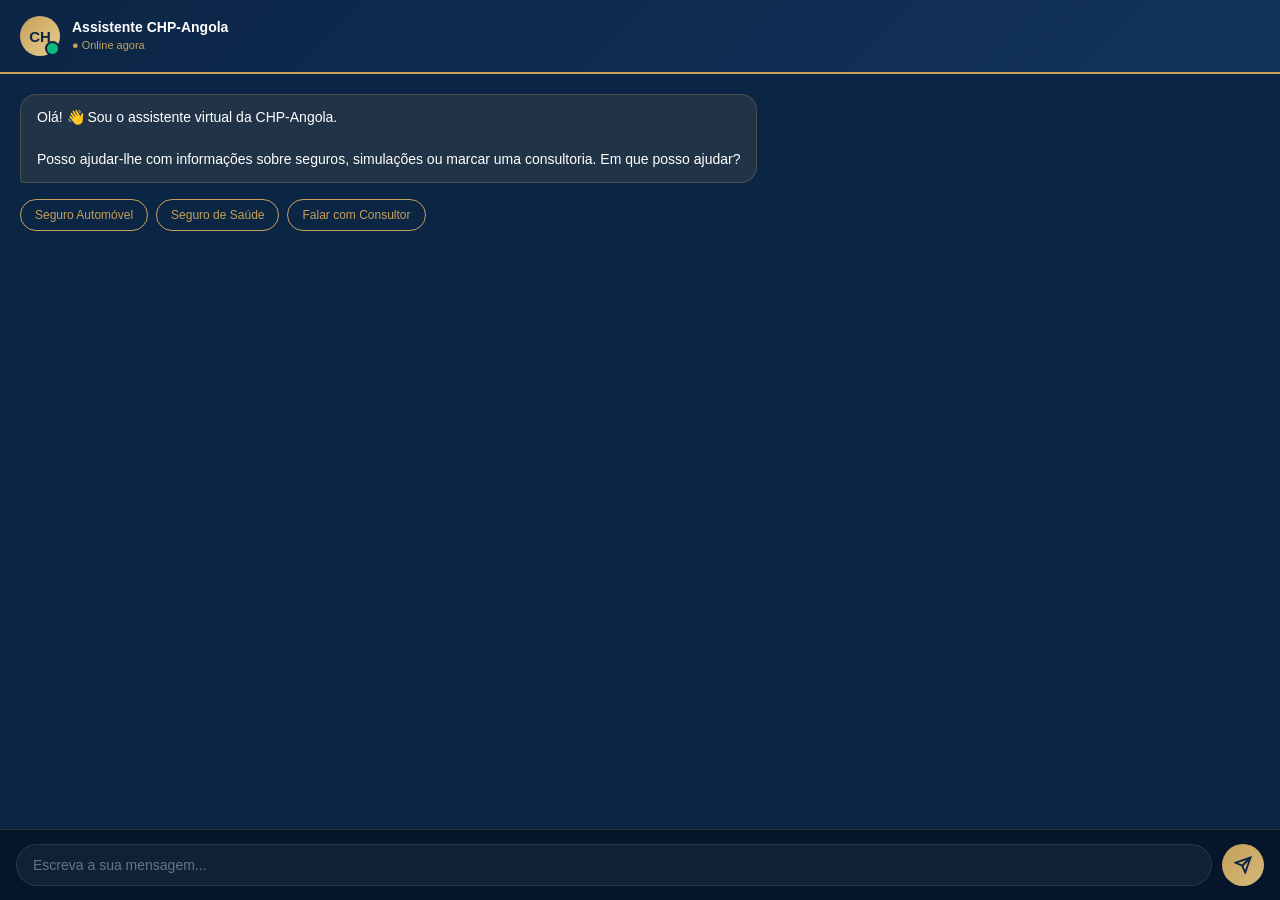
<file: chatbot.html>
<!DOCTYPE html>
<html lang="pt">
<head>
<meta charset="UTF-8">
<meta name="viewport" content="width=device-width, initial-scale=1.0">
<title>Chatbot CHP-Angola</title>
<style>
* { box-sizing: border-box; margin: 0; padding: 0; font-family: 'Inter', -apple-system, sans-serif; }
body { background: #0B2545; color: #fff; height: 100vh; display: flex; flex-direction: column; overflow: hidden; }
.chat-header { padding: 16px 20px; background: linear-gradient(135deg, #0B2545, #13335c); border-bottom: 2px solid #C5A059; display: flex; align-items: center; gap: 12px; }
.chat-avatar { width: 40px; height: 40px; background: linear-gradient(135deg, #C5A059, #E8CE8F); border-radius: 50%; display: flex; align-items: center; justify-content: center; color: #0B2545; font-weight: 800; font-size: 15px; position: relative; }
.chat-avatar::after { content: ''; position: absolute; bottom: 0; right: 0; width: 11px; height: 11px; background: #10B981; border: 2px solid #0B2545; border-radius: 50%; }
.chat-info h4 { font-size: 14px; font-weight: 700; }
.chat-info span { font-size: 11px; color: #C5A059; }
.chat-body { flex: 1; padding: 20px; overflow-y: auto; display: flex; flex-direction: column; gap: 12px; scroll-behavior: smooth; }
.chat-body::-webkit-scrollbar { width: 5px; }
.chat-body::-webkit-scrollbar-thumb { background: rgba(197, 160, 89, 0.3); border-radius: 3px; }
.message { max-width: 85%; padding: 12px 16px; border-radius: 16px; font-size: 14px; line-height: 1.5; animation: msgIn 0.3s ease; }
@keyframes msgIn { from { opacity: 0; transform: translateY(8px); } to { opacity: 1; transform: translateY(0); } }
.message.bot { background: rgba(197, 160, 89, 0.12); border: 1px solid rgba(197, 160, 89, 0.25); border-bottom-left-radius: 4px; align-self: flex-start; }
.message.user { background: linear-gradient(135deg, #C5A059, #D4B87A); color: #0B2545; font-weight: 500; border-bottom-right-radius: 4px; align-self: flex-end; }
.quick-replies { display: flex; flex-wrap: wrap; gap: 8px; margin-top: 4px; }
.quick-reply { padding: 8px 14px; background: transparent; border: 1px solid #C5A059; color: #C5A059; border-radius: 50px; font-size: 12px; font-weight: 500; cursor: pointer; transition: all 0.2s ease; }
.quick-reply:hover { background: #C5A059; color: #0B2545; }
.chat-input-area { padding: 14px 16px; border-top: 1px solid rgba(197, 160, 89, 0.2); background: #061529; display: flex; gap: 10px; align-items: center; }
.chat-input { flex: 1; padding: 12px 16px; background: rgba(255, 255, 255, 0.05); border: 1px solid rgba(255, 255, 255, 0.1); border-radius: 50px; color: #fff; font-size: 14px; font-family: inherit; outline: none; }
.chat-input:focus { border-color: #C5A059; }
.chat-input::placeholder { color: #64748B; }
.send-btn { width: 42px; height: 42px; background: linear-gradient(135deg, #C5A059, #D4B87A); border: none; border-radius: 50%; color: #0B2545; cursor: pointer; display: flex; align-items: center; justify-content: center; transition: transform 0.2s ease; }
.send-btn:hover { transform: scale(1.08); }
.send-btn svg { width: 18px; height: 18px; }
.typing { display: inline-flex; gap: 4px; padding: 14px 18px; }
.typing span { width: 7px; height: 7px; background: #C5A059; border-radius: 50%; animation: typing 1.2s infinite; }
.typing span:nth-child(2) { animation-delay: 0.15s; }
.typing span:nth-child(3) { animation-delay: 0.3s; }
@keyframes typing { 0%, 60%, 100% { opacity: 0.3; transform: translateY(0); } 30% { opacity: 1; transform: translateY(-4px); } }
</style>
</head>
<body>

<div class="chat-header">
    <div class="chat-avatar">CH</div>
    <div class="chat-info">
        <h4>Assistente CHP-Angola</h4>
        <span>● Online agora</span>
    </div>
</div>

<div class="chat-body" id="chatBody">
    <div class="message bot">
        Olá! 👋 Sou o assistente virtual da CHP-Angola.<br><br>
        Posso ajudar-lhe com informações sobre seguros, simulações ou marcar uma consultoria. Em que posso ajudar?
    </div>
    <div class="quick-replies" id="quickReplies">
        <button class="quick-reply" onclick="sendMessage('Seguro automóvel')">Seguro Automóvel</button>
        <button class="quick-reply" onclick="sendMessage('Seguro de saúde')">Seguro de Saúde</button>
        <button class="quick-reply" onclick="sendMessage('Falar com consultor')">Falar com Consultor</button>
    </div>
</div>

<div class="chat-input-area">
    <input type="text" class="chat-input" id="chatInput" placeholder="Escreva a sua mensagem..." aria-label="Mensagem">
    <button class="send-btn" onclick="sendMessage()" aria-label="Enviar">
        <svg viewBox="0 0 24 24" fill="none" stroke="currentColor" stroke-width="2.5"><line x1="22" y1="2" x2="11" y2="13"/><polygon points="22 2 15 22 11 13 2 9 22 2"/></svg>
    </button>
</div>

<script>
const chatBody = document.getElementById('chatBody');
const chatInput = document.getElementById('chatInput');
const quickReplies = document.getElementById('quickReplies');

const knowledgeBase = [
    { patterns: ['seguro automóvel', 'seguro carro', 'carro', 'automóvel', 'viatura', 'seguro auto'], response: '🚗 <strong>Seguro Automóvel</strong><br><br>É obrigatório por lei em Angola (Decreto 35/09). A CHP-Angola compara várias seguradoras para lhe oferecer a melhor cobertura.<br><br>Quer que eu abra o simulador ou prefere falar com um consultor?', quickReplies: [{ text: 'Abrir simulador', action: 'link:#simulador' }, { text: 'Falar com consultor', action: 'link:https://wa.me/244929202707' }] },
    { patterns: ['saúde', 'seguro saúde', 'hospital', 'clínica', 'médico'], response: '🏥 <strong>Seguro de Saúde</strong><br><br>Estamos a preparar esta cobertura. Acesso às melhores clínicas de Angola.', quickReplies: [{ text: 'Deixar dados', action: 'link:#contacto' }, { text: 'Falar com consultor', action: 'link:https://wa.me/244929202707' }] },
    { patterns: ['vida', 'seguro vida'], response: '💙 <strong>Seguro de Vida</strong><br><br>A maior prova de amor e estabilidade financeira para quem mais depende de si. Em preparação na CHP-Angola.', quickReplies: [{ text: 'Deixar dados', action: 'link:#contacto' }] },
    { patterns: ['património', 'casa', 'habitação', 'agricultura', 'empresa', 'frota'], response: '🏢 <strong>Património & Empresas</strong><br><br>Proteção para habitações, escritórios, frotas corporativas, agricultura e colheitas.', quickReplies: [{ text: 'Pedir proposta', action: 'link:#contacto' }] },
    { patterns: ['preço', 'custa', 'valor', 'quanto', 'custo', 'preco'], response: '💰 <strong>Preço dos Seguros</strong><br><br>O valor depende do tipo de veículo, idade do condutor e cobertura escolhida.<br><br>O nosso simulador dá uma estimativa em segundos!', quickReplies: [{ text: 'Abrir simulador', action: 'link:#simulador' }] },
    { patterns: ['simular', 'simulação', 'simulador', 'estimativa'], response: '🎯 Vou abrir o <strong>simulador interativo</strong>! Responda a 3 perguntas e receba a estimativa.', quickReplies: [{ text: 'Abrir agora', action: 'link:#simulador' }] },
    { patterns: ['contacto', 'contactar', 'telefone', 'email', 'falar', 'consultor', 'whatsapp', 'ligar'], response: '📞 <strong>Canais de Contacto</strong><br><br>• Telefone: +244 929 202 707<br>• WhatsApp: mesmo número<br>• E-mail: geral@chp-angola.com<br><br>Respondemos em menos de 24h!', quickReplies: [{ text: 'WhatsApp agora', action: 'link:https://wa.me/244929202707' }, { text: 'Ligar', action: 'link:tel:+244929202707' }] },
    { patterns: ['obrigatório', 'lei', 'legal', 'decreto', 'multa', 'coima'], response: '⚖️ <strong>Legalidade</strong><br><br>O seguro automóvel é <strong>obrigatório</strong> em Angola, segundo o Decreto n.º 35/09. Circular sem ele resulta em coimas elevadas.', quickReplies: [{ text: 'Abrir simulador', action: 'link:#simulador' }] },
    { patterns: ['corretor', 'diferença', 'seguradora', 'porque', 'vantagem'], response: '🌟 <strong>Porquê escolher um corretor?</strong><br><br>Um corretor <strong>independente</strong> compara o mercado inteiro e defende os <strong>seus</strong> interesses — sem custo para si!' },
    { patterns: ['olá', 'oi', 'bom dia', 'boa tarde', 'boa noite', 'hello'], response: 'Olá! 😊 Bem-vindo à CHP-Angola. Como posso ajudar hoje?', quickReplies: [{ text: 'Simular seguro', action: 'link:#simulador' }, { text: 'Falar com consultor', action: 'link:https://wa.me/244929202707' }] },
    { patterns: ['obrigado', 'obrigada', 'valeu', 'thanks'], response: 'De nada! 🛡️ Estamos aqui para proteger o seu caminho.' },
    { patterns: ['documentos', 'documento', 'preciso', 'necessário'], response: '📋 <strong>Documentos necessários</strong><br><br>• BI ou passaporte<br>• Carta de condução<br>• Livrete do veículo<br>• Comprovativo de residência<br><br>Para empresas: também NIF e alvará.' }
];

function addMessage(text, sender = 'user') {
    const msg = document.createElement('div');
    msg.className = 'message ' + sender;
    msg.innerHTML = text;
    chatBody.appendChild(msg);
    chatBody.scrollTop = chatBody.scrollHeight;
    return msg;
}

function addTyping() {
    const typing = document.createElement('div');
    typing.className = 'message bot typing';
    typing.innerHTML = '<span></span><span></span><span></span>';
    chatBody.appendChild(typing);
    chatBody.scrollTop = chatBody.scrollHeight;
    return typing;
}

function addQuickReplies(replies) {
    if (!replies || !replies.length) return;
    const container = document.createElement('div');
    container.className = 'quick-replies';
    replies.forEach(r => {
        const btn = document.createElement('button');
        btn.className = 'quick-reply';
        btn.textContent = r.text;
        btn.onclick = () => {
            if (r.action.startsWith('link:')) {
                const url = r.action.replace('link:', '');
                if (url.startsWith('#')) {
                    window.parent.postMessage({ type: 'scrollTo', target: url }, '*');
                } else {
                    window.open(url, '_blank');
                }
            }
        };
        container.appendChild(btn);
    });
    chatBody.appendChild(container);
    chatBody.scrollTop = chatBody.scrollHeight;
}

function getResponse(input) {
    const text = input.toLowerCase().trim();
    for (const entry of knowledgeBase) {
        for (const pattern of entry.patterns) {
            if (text.includes(pattern)) return entry;
        }
    }
    return {
        response: 'Hmm, não tenho a certeza sobre isso. 🤔<br><br>Mas posso ajudar com:<br>• Seguro automóvel<br>• Seguro de saúde<br>• Falar com um consultor<br><br>Ou contacte-nos diretamente pelo WhatsApp.',
        quickReplies: [{ text: 'WhatsApp', action: 'link:https://wa.me/244929202707' }, { text: 'Falar com consultor', action: 'link:#contacto' }]
    };
}

function sendMessage(text) {
    const message = text || chatInput.value.trim();
    if (!message) return;
    if (quickReplies) quickReplies.remove();
    addMessage(message, 'user');
    chatInput.value = '';
    const typing = addTyping();
    setTimeout(() => {
        typing.remove();
        const { response, quickReplies: replies } = getResponse(message);
        addMessage(response, 'bot');
        if (replies) addQuickReplies(replies);
    }, 900 + Math.random() * 600);
}

chatInput.addEventListener('keydown', (e) => { if (e.key === 'Enter') sendMessage(); });
</script>

</body>
</html>
</file>
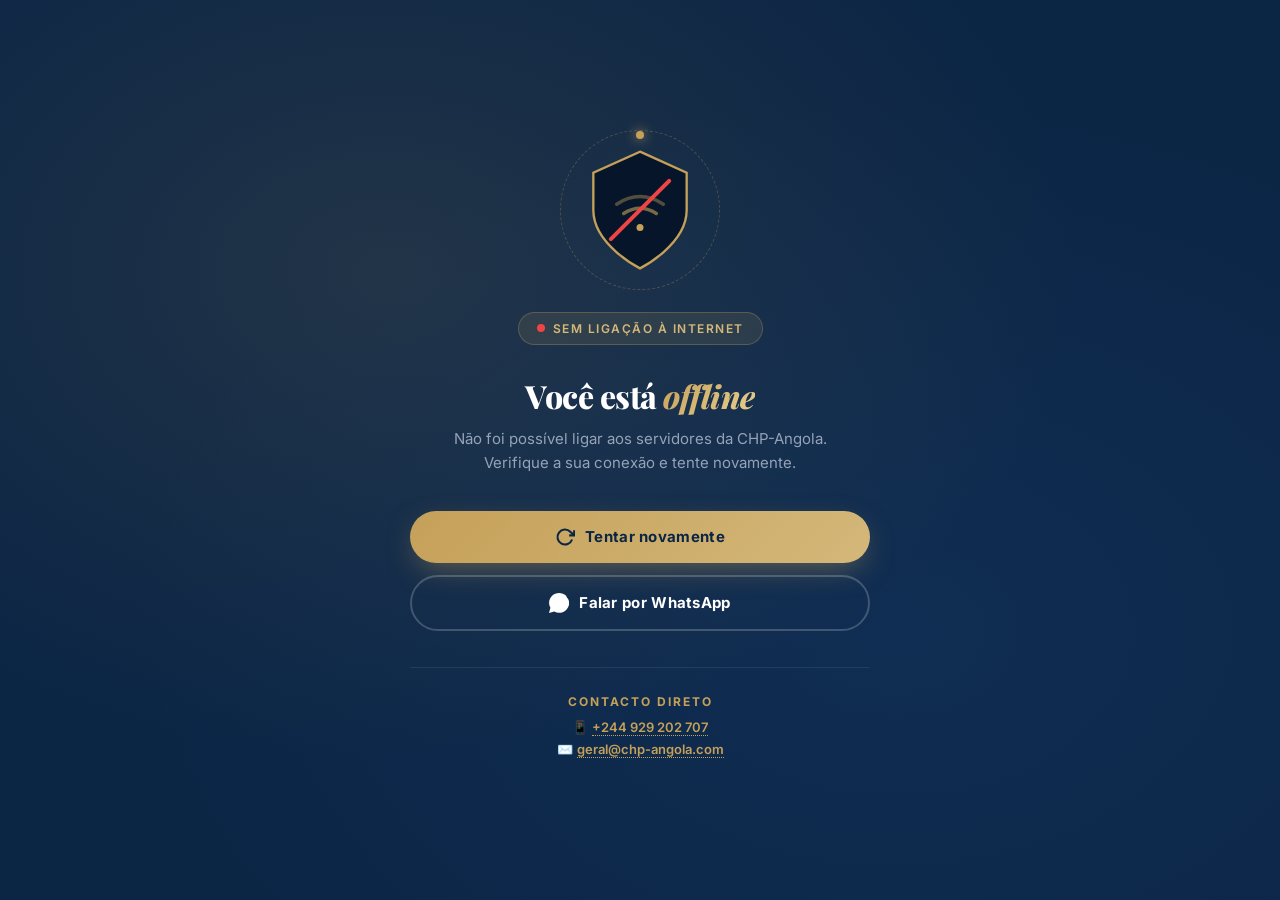
<file: offline.html>
<!DOCTYPE html>
<html lang="pt">
<head>
<meta charset="UTF-8">
<meta name="viewport" content="width=device-width, initial-scale=1.0">
<meta name="theme-color" content="#0B2545">
<title>Sem ligação — CHP-Angola</title>
<link rel="preconnect" href="https://fonts.googleapis.com">
<link rel="preconnect" href="https://fonts.gstatic.com" crossorigin>
<link href="https://fonts.googleapis.com/css2?family=Inter:wght@400;600;700;800;900&family=Playfair+Display:ital,wght@0,700;1,700&display=swap" rel="stylesheet">
<style>
* { box-sizing: border-box; margin: 0; padding: 0; }
:root { --primary: #0B2545; --gold: #C5A059; --gold-light: #D4B87A; --text: #E2E8F0; --text-muted: #94A3B8; }
html, body { height: 100%; }
body {
    font-family: 'Inter', -apple-system, sans-serif;
    background: var(--primary); color: var(--text);
    display: flex; align-items: center; justify-content: center;
    min-height: 100vh; padding: 24px; position: relative;
}
body::before {
    content: ''; position: absolute; inset: 0;
    background: radial-gradient(ellipse at 30% 30%, rgba(197, 160, 89, 0.12) 0%, transparent 55%),
                radial-gradient(ellipse at 70% 70%, rgba(19, 51, 92, 0.6) 0%, transparent 60%);
    pointer-events: none;
}
.offline-container { max-width: 460px; width: 100%; text-align: center; position: relative; z-index: 2; animation: fadeInUp 0.6s ease; }
@keyframes fadeInUp { from { opacity: 0; transform: translateY(20px); } to { opacity: 1; transform: translateY(0); } }
.offline-icon { width: 140px; height: 140px; margin: 0 auto 32px; position: relative; }
.offline-icon svg { width: 100%; height: 100%; animation: pulseGlow 2.4s ease-in-out infinite; }
@keyframes pulseGlow { 0%, 100% { filter: drop-shadow(0 0 20px rgba(197, 160, 89, 0.4)); transform: scale(1); } 50% { filter: drop-shadow(0 0 35px rgba(197, 160, 89, 0.6)); transform: scale(1.04); } }
.orbit { position: absolute; inset: -10px; border: 1px dashed rgba(197, 160, 89, 0.3); border-radius: 50%; animation: rotate 20s linear infinite; }
.orbit::after { content: ''; position: absolute; top: 0; left: 50%; width: 8px; height: 8px; background: var(--gold); border-radius: 50%; box-shadow: 0 0 12px var(--gold); transform: translateX(-50%); }
@keyframes rotate { to { transform: rotate(360deg); } }
h1 { font-family: 'Playfair Display', serif; font-size: 32px; font-weight: 800; color: white; margin-bottom: 12px; letter-spacing: -0.5px; line-height: 1.2; }
h1 .accent { font-style: italic; background: linear-gradient(135deg, #C5A059, #E8CE8F); -webkit-background-clip: text; background-clip: text; -webkit-text-fill-color: transparent; }
.subtitle { font-size: 15px; color: var(--text-muted); line-height: 1.6; margin-bottom: 36px; max-width: 380px; margin-left: auto; margin-right: auto; }
.status-badge { display: inline-flex; align-items: center; gap: 8px; background: rgba(197, 160, 89, 0.12); border: 1px solid rgba(197, 160, 89, 0.3); padding: 8px 18px; border-radius: 50px; font-size: 12px; color: var(--gold-light); letter-spacing: 1.5px; text-transform: uppercase; font-weight: 600; margin-bottom: 32px; }
.status-dot { width: 8px; height: 8px; background: #EF4444; border-radius: 50%; animation: blink 1.4s ease-in-out infinite; }
@keyframes blink { 0%, 100% { opacity: 1; transform: scale(1); } 50% { opacity: 0.3; transform: scale(0.7); } }
.actions { display: flex; flex-direction: column; gap: 12px; margin-bottom: 36px; }
.btn { display: inline-flex; align-items: center; justify-content: center; gap: 10px; padding: 16px 28px; border-radius: 50px; font-weight: 700; font-size: 15px; text-decoration: none; cursor: pointer; border: none; transition: all 0.3s cubic-bezier(0.4, 0, 0.2, 1); font-family: inherit; letter-spacing: 0.3px; }
.btn svg { width: 20px; height: 20px; }
.btn-primary { background: linear-gradient(135deg, #C5A059, #D4B87A); color: var(--primary); box-shadow: 0 10px 30px -8px rgba(197, 160, 89, 0.5); }
.btn-primary:hover { transform: translateY(-3px); box-shadow: 0 20px 40px -10px rgba(197, 160, 89, 0.7); }
.btn-outline { background: transparent; color: white; border: 2px solid rgba(255, 255, 255, 0.2); }
.btn-outline:hover { background: white; color: var(--primary); border-color: white; transform: translateY(-3px); }
.info { font-size: 13px; color: var(--text-muted); line-height: 1.7; padding-top: 24px; border-top: 1px solid rgba(255, 255, 255, 0.08); }
.info strong { color: var(--gold); display: block; margin-bottom: 4px; font-size: 12px; letter-spacing: 2px; text-transform: uppercase; }
.info a { color: var(--gold); text-decoration: none; font-weight: 600; border-bottom: 1px dotted var(--gold); }
@media (max-width: 500px) { .offline-icon { width: 110px; height: 110px; } h1 { font-size: 26px; } }
</style>
</head>
<body>

<div class="offline-container">
    <div class="offline-icon">
        <div class="orbit"></div>
        <svg viewBox="0 0 120 120" fill="none" xmlns="http://www.w3.org/2000/svg">
            <path d="M60 10 L100 28 L100 60 C100 90 60 110 60 110 C60 110 20 90 20 60 L20 28 Z" fill="#061529" stroke="#C5A059" stroke-width="2"/>
            <path d="M40 55 Q60 42 80 55" stroke="#C5A059" stroke-width="3" stroke-linecap="round" fill="none" opacity="0.4"/>
            <path d="M46 63 Q60 54 74 63" stroke="#C5A059" stroke-width="3" stroke-linecap="round" fill="none" opacity="0.6"/>
            <circle cx="60" cy="75" r="3" fill="#C5A059"/>
            <line x1="35" y1="85" x2="85" y2="35" stroke="#EF4444" stroke-width="3.5" stroke-linecap="round"/>
        </svg>
    </div>
    <div class="status-badge">
        <span class="status-dot"></span>
        Sem ligação à internet
    </div>
    <h1>Você está <span class="accent">offline</span></h1>
    <p class="subtitle">Não foi possível ligar aos servidores da CHP-Angola. Verifique a sua conexão e tente novamente.</p>
    <div class="actions">
        <button class="btn btn-primary" onclick="window.location.reload()">
            <svg viewBox="0 0 24 24" fill="none" stroke="currentColor" stroke-width="2.5">
                <polyline points="23 4 23 10 17 10"/>
                <path d="M20.49 15a9 9 0 1 1-2.12-9.36L23 10"/>
            </svg>
            Tentar novamente
        </button>
        <a href="https://wa.me/244929202707" class="btn btn-outline" target="_blank" rel="noopener">
            <svg viewBox="0 0 24 24" fill="currentColor">
                <path d="M17.472 14.382c-.297-.149-1.758-.867-2.03-.967-.273-.099-.471-.148-.67.15-.197.297-.767.966-.94 1.164-.173.199-.347.223-.644.075-.297-.15-1.255-.463-2.39-1.475-.883-.788-1.48-1.761-1.653-2.059-.173-.297-.018-.458.13-.606.134-.133.298-.347.446-.52.149-.174.198-.298.298-.497.099-.198.05-.371-.025-.52-.075-.149-.669-1.612-.916-2.207-.242-.579-.487-.5-.669-.51-.173-.008-.371-.01-.57-.01-.198 0-.52.074-.792.372-.272.297-1.04 1.016-1.04 2.479 0 1.462 1.065 2.875 1.213 3.074.149.198 2.096 3.2 5.077 4.487.709.306 1.262.489 1.694.625.712.227 1.36.195 1.871.118.571-.085 1.758-.719 2.006-1.413.248-.694.248-1.289.173-1.413-.074-.124-.272-.198-.57-.347z"/>
                <path d="M20.52 3.449C12.831-3.984.106 1.407.101 11.893c0 2.096.549 4.14 1.595 5.945L0 24l6.335-1.652a11.9 11.9 0 0 0 5.71 1.457h.005c9.89 0 15.99-11.96 9.47-18.356z"/>
            </svg>
            Falar por WhatsApp
        </a>
    </div>
    <div class="info">
        <strong>Contacto direto</strong>
        📱 <a href="tel:+244929202707">+244 929 202 707</a><br>
        ✉️ <a href="mailto:geral@chp-angola.com">geral@chp-angola.com</a>
    </div>
</div>

<script>
let wasOffline = !navigator.onLine;
window.addEventListener('online', () => {
    if (wasOffline) {
        document.querySelector('.status-badge').innerHTML = '<span class="status-dot" style="background:#10B981"></span> Ligação restaurada';
        setTimeout(() => window.location.replace('./'), 800);
    }
});
window.addEventListener('offline', () => { wasOffline = true; });
</script>

</body>
</html>
</file>
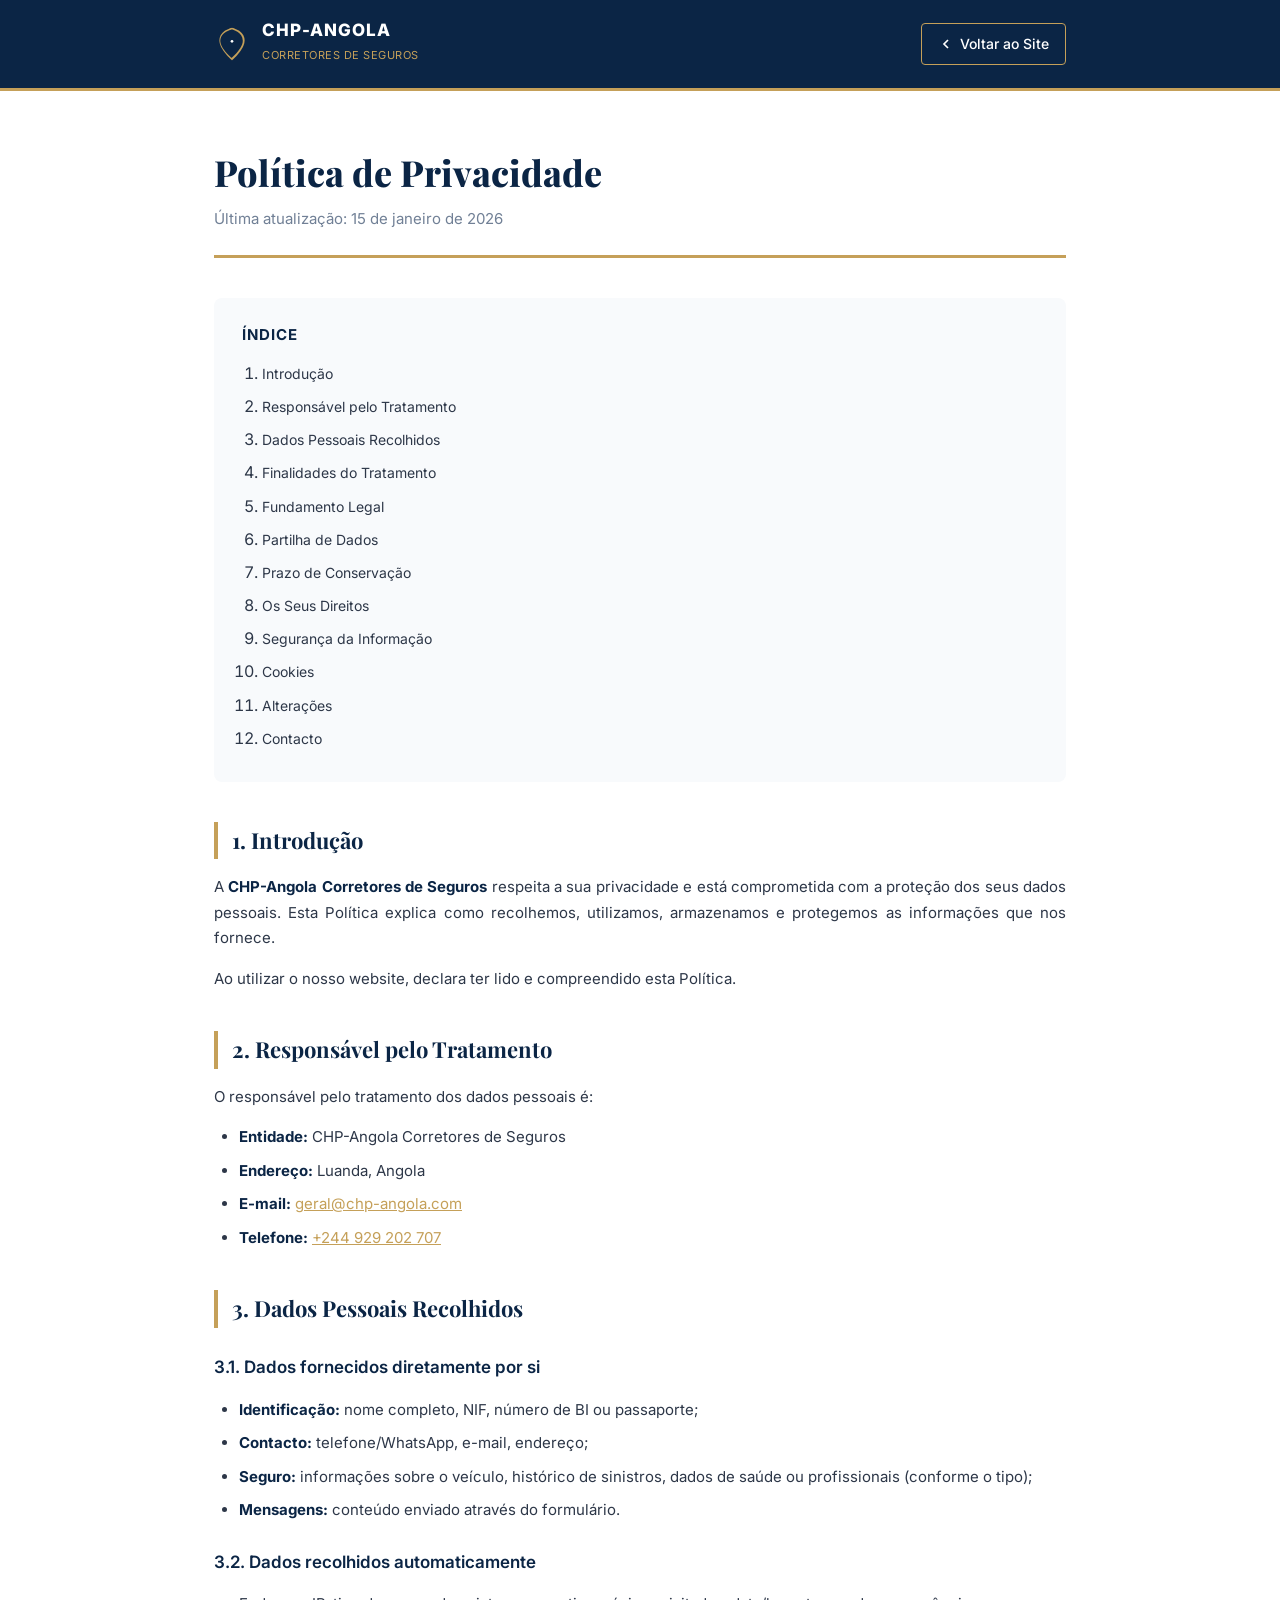
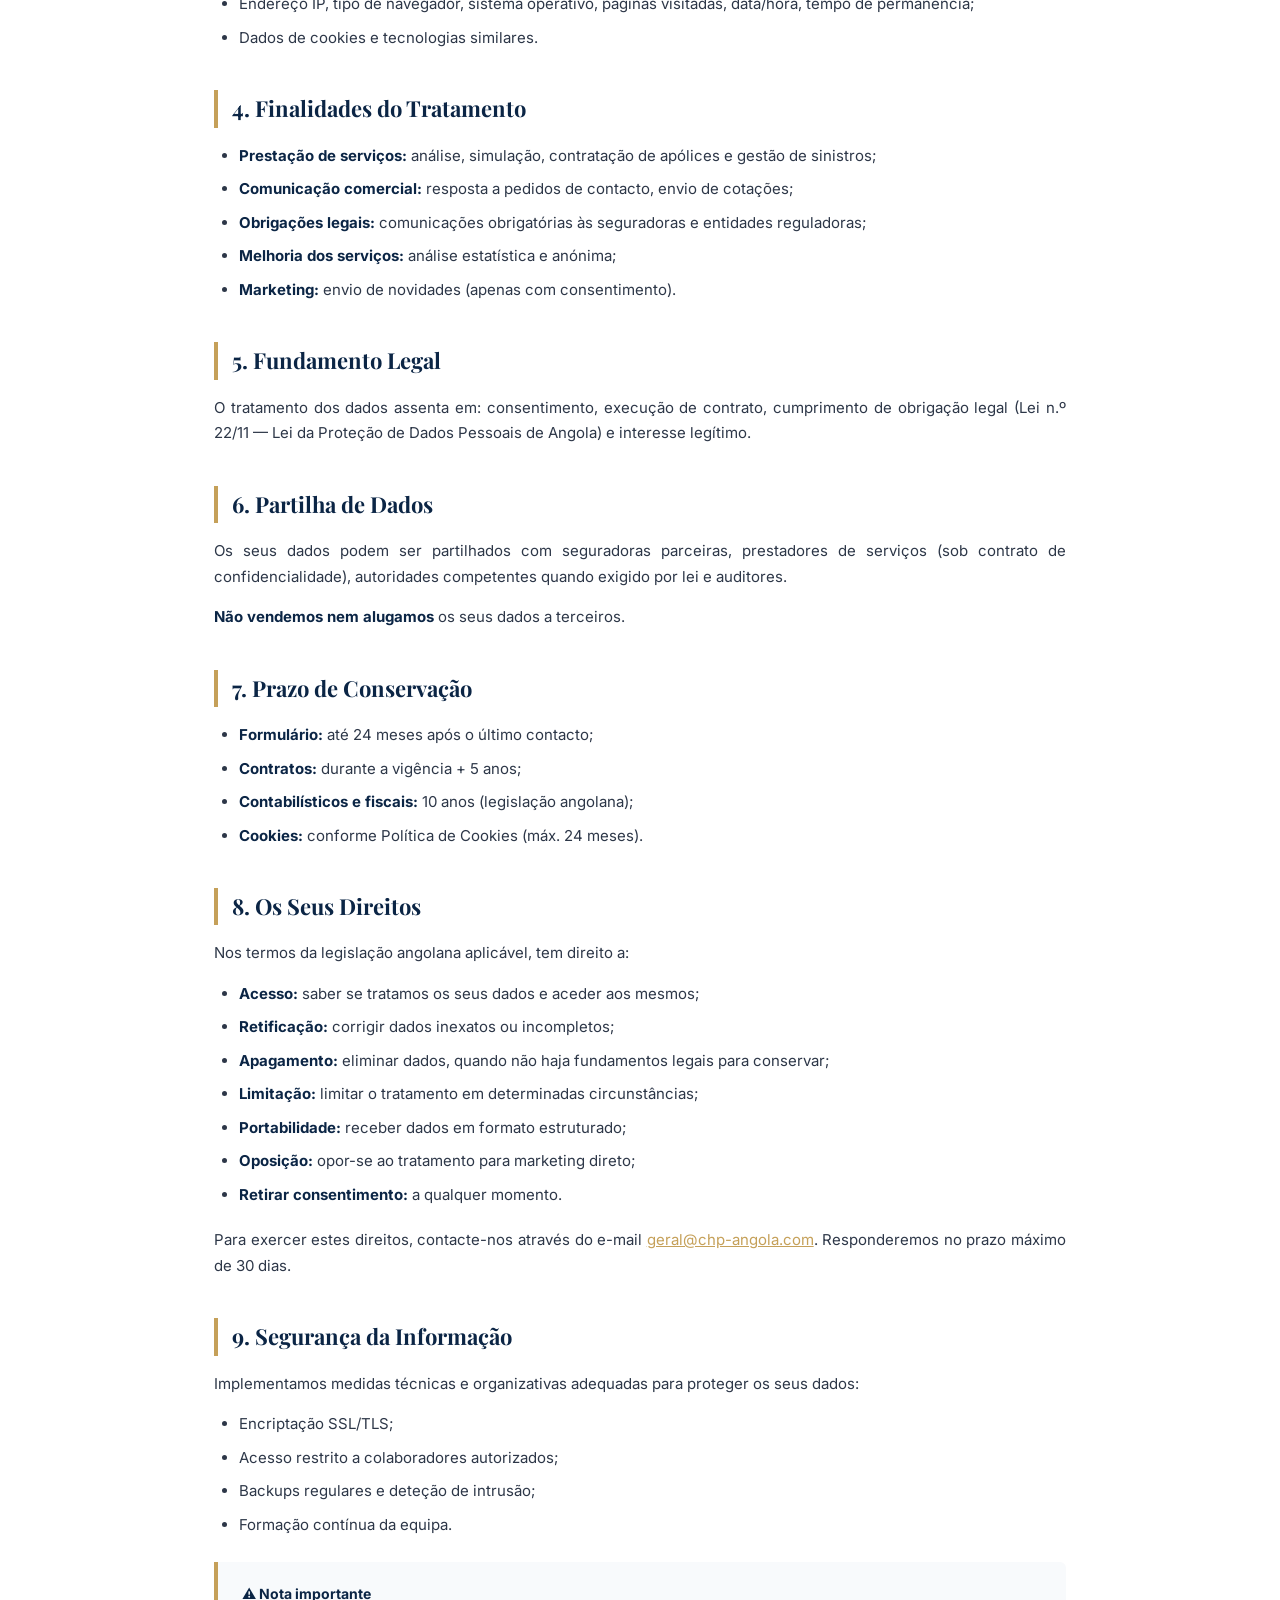
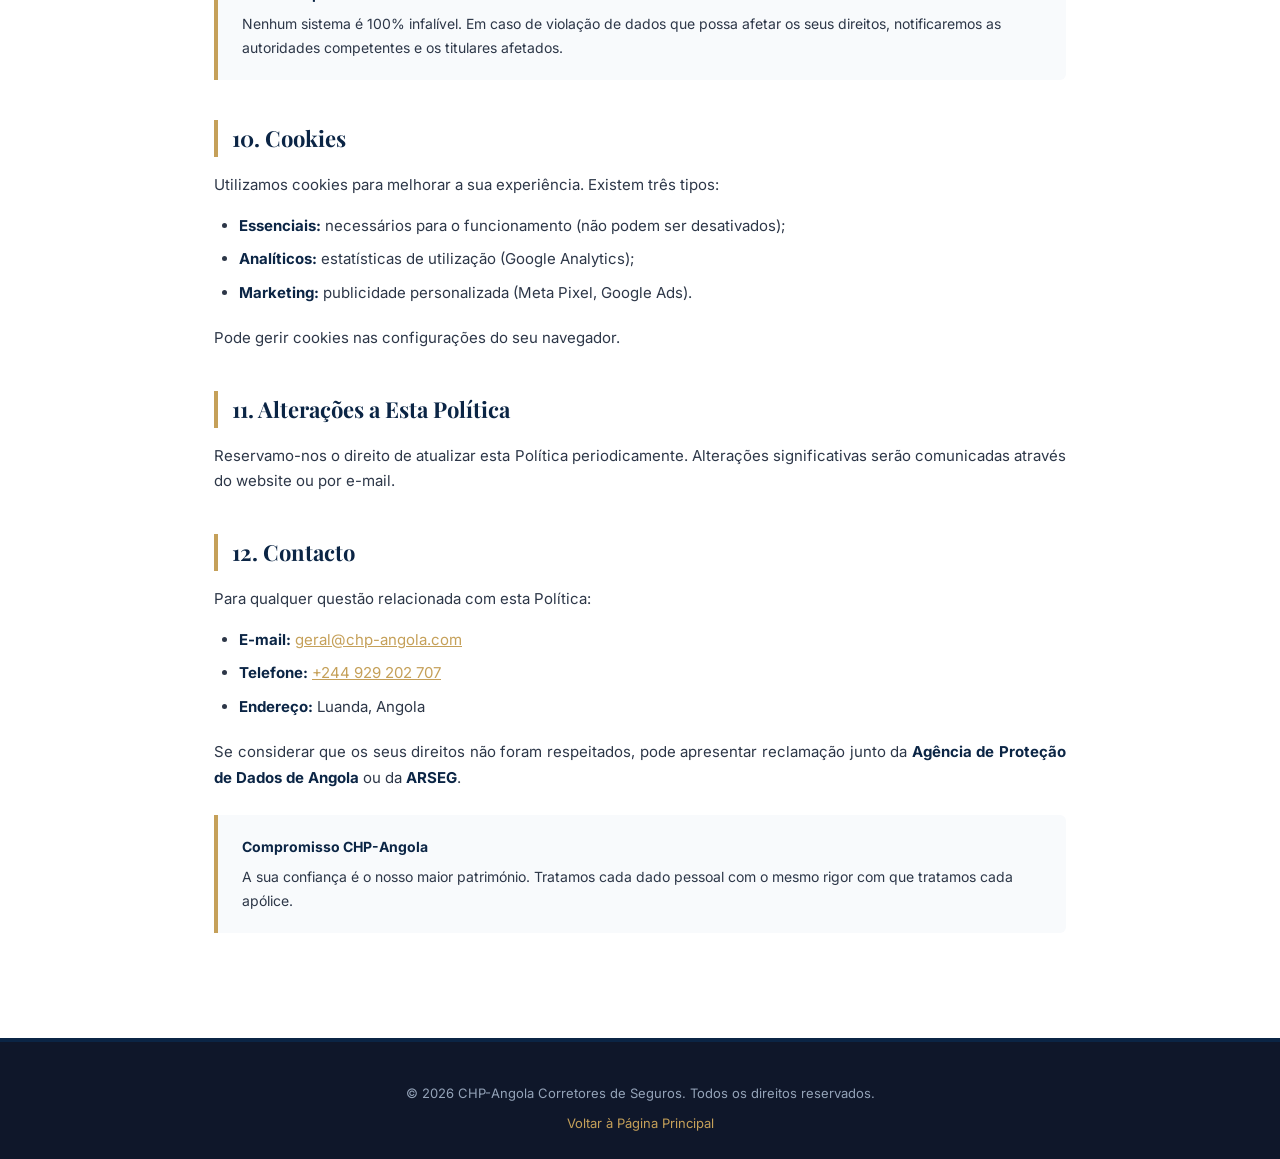
<file: privacidade.html>
<!DOCTYPE html>
<html lang="pt">
<head>
<meta charset="UTF-8">
<meta name="viewport" content="width=device-width, initial-scale=1.0">
<title>Política de Privacidade — CHP-Angola</title>
<meta name="robots" content="index, follow">
<link rel="canonical" href="https://admyacm-hub.github.io/chp.angola/privacidade.html">
<link rel="preconnect" href="https://fonts.googleapis.com">
<link rel="preconnect" href="https://fonts.gstatic.com" crossorigin>
<link href="https://fonts.googleapis.com/css2?family=Inter:wght@400;500;600;700;800;900&family=Playfair+Display:wght@600;700;800&display=swap" rel="stylesheet">
<style>
* { box-sizing: border-box; margin: 0; padding: 0; }
:root { --primary: #0B2545; --accent-gold: #C5A059; --text-dark: #2D3748; --text-muted: #718096; --bg-light: #F8FAFC; --white: #FFFFFF; }
html { scroll-behavior: smooth; }
body { background: var(--white); color: var(--text-dark); line-height: 1.7; font-family: 'Inter', sans-serif; }
.container { max-width: 900px; margin: 0 auto; padding: 0 24px; }
header { background: var(--primary); border-bottom: 3px solid var(--accent-gold); padding: 20px 0; position: sticky; top: 0; z-index: 100; }
.header-inner { display: flex; justify-content: space-between; align-items: center; gap: 20px; flex-wrap: wrap; max-width: 900px; margin: 0 auto; padding: 0 24px; }
.logo-area { display: flex; align-items: center; gap: 12px; color: var(--white); text-decoration: none; }
.logo-text strong { font-size: 17px; font-weight: 800; letter-spacing: 1px; display: block; line-height: 1.2; }
.logo-text span { font-size: 11px; color: var(--accent-gold); text-transform: uppercase; letter-spacing: 0.5px; }
.back-link { color: var(--white); text-decoration: none; font-size: 14px; font-weight: 500; display: inline-flex; align-items: center; gap: 6px; padding: 8px 16px; border: 1.5px solid var(--accent-gold); border-radius: 4px; transition: all 0.3s ease; }
.back-link:hover { background: var(--accent-gold); color: var(--white); }
main { padding: 60px 0 80px 0; }
.page-title { font-family: 'Playfair Display', serif; font-size: 36px; font-weight: 800; color: var(--primary); margin-bottom: 12px; line-height: 1.2; }
.page-subtitle { font-size: 15px; color: var(--text-muted); margin-bottom: 40px; padding-bottom: 24px; border-bottom: 3px solid var(--accent-gold); }
.content h2 { font-family: 'Playfair Display', serif; font-size: 22px; font-weight: 700; color: var(--primary); margin: 40px 0 15px 0; padding-left: 14px; border-left: 4px solid var(--accent-gold); }
.content h3 { font-size: 17px; font-weight: 600; color: var(--primary); margin: 25px 0 10px 0; }
.content p { margin-bottom: 15px; color: var(--text-dark); font-size: 15px; text-align: justify; }
.content ul { margin: 15px 0 20px 25px; color: var(--text-dark); }
.content li { margin-bottom: 8px; font-size: 15px; }
.content strong { color: var(--primary); }
.content a { color: var(--accent-gold); text-decoration: underline; }
.highlight-box { background: var(--bg-light); border-left: 4px solid var(--accent-gold); padding: 20px 24px; border-radius: 0 6px 6px 0; margin: 25px 0; font-size: 14px; }
.highlight-box strong { display: block; margin-bottom: 6px; }
.toc { background: var(--bg-light); border-radius: 8px; padding: 24px 28px; margin-bottom: 40px; }
.toc h3 { font-size: 15px; margin: 0 0 12px 0; text-transform: uppercase; letter-spacing: 1px; color: var(--primary); }
.toc ol { margin: 0; padding-left: 20px; }
.toc li { margin-bottom: 6px; }
.toc a { color: var(--text-dark); text-decoration: none; font-size: 14px; }
.toc a:hover { color: var(--accent-gold); }
footer { background: #0F172A; color: #94A3B8; padding: 40px 0 25px 0; text-align: center; font-size: 13px; border-top: 4px solid var(--primary); }
footer a { color: var(--accent-gold); text-decoration: none; }
@media (max-width: 600px) { .page-title { font-size: 26px; } .content h2 { font-size: 19px; } main { padding: 40px 0 60px 0; } }
</style>
</head>
<body>

<header>
    <div class="header-inner">
        <a href="./index.html" class="logo-area">
            <svg width="36" height="36" viewBox="0 0 40 40" fill="none" aria-hidden="true">
                <path d="M20 2C20 2 34 5 34 16C34 26 20 38 20 38C20 38 6 26 6 16C6 5 20 2 20 2Z" fill="#C5A059"/>
                <path d="M20 4C20 4 32 6.7 32 16.5C32 25.1 19.5 35.6 19.5 35.6C19.5 35.6 7 25.1 7 16.5C7 6.7 20 4 20 4Z" fill="#0B2545"/>
                <circle cx="20" cy="17" r="1.5" fill="#FFFFFF"/>
            </svg>
            <div class="logo-text">
                <strong>CHP-ANGOLA</strong>
                <span>Corretores de Seguros</span>
            </div>
        </a>
        <a href="./index.html" class="back-link">
            <svg width="16" height="16" viewBox="0 0 24 24" fill="none" stroke="currentColor" stroke-width="2.5" aria-hidden="true"><polyline points="15 18 9 12 15 6"/></svg>
            Voltar ao Site
        </a>
    </div>
</header>

<main>
    <div class="container">
        <h1 class="page-title">Política de Privacidade</h1>
        <p class="page-subtitle">Última atualização: 15 de janeiro de 2026</p>

        <div class="toc" aria-label="Índice">
            <h3>Índice</h3>
            <ol>
                <li><a href="#introducao">Introdução</a></li>
                <li><a href="#responsavel">Responsável pelo Tratamento</a></li>
                <li><a href="#dados">Dados Pessoais Recolhidos</a></li>
                <li><a href="#finalidades">Finalidades do Tratamento</a></li>
                <li><a href="#fundamento">Fundamento Legal</a></li>
                <li><a href="#partilha">Partilha de Dados</a></li>
                <li><a href="#conservacao">Prazo de Conservação</a></li>
                <li><a href="#direitos">Os Seus Direitos</a></li>
                <li><a href="#seguranca">Segurança da Informação</a></li>
                <li><a href="#cookies">Cookies</a></li>
                <li><a href="#alteracoes">Alterações</a></li>
                <li><a href="#contacto">Contacto</a></li>
            </ol>
        </div>

        <div class="content">
            <h2 id="introducao">1. Introdução</h2>
            <p>A <strong>CHP-Angola Corretores de Seguros</strong> respeita a sua privacidade e está comprometida com a proteção dos seus dados pessoais. Esta Política explica como recolhemos, utilizamos, armazenamos e protegemos as informações que nos fornece.</p>
            <p>Ao utilizar o nosso website, declara ter lido e compreendido esta Política.</p>

            <h2 id="responsavel">2. Responsável pelo Tratamento</h2>
            <p>O responsável pelo tratamento dos dados pessoais é:</p>
            <ul>
                <li><strong>Entidade:</strong> CHP-Angola Corretores de Seguros</li>
                <li><strong>Endereço:</strong> Luanda, Angola</li>
                <li><strong>E-mail:</strong> <a href="mailto:geral@chp-angola.com">geral@chp-angola.com</a></li>
                <li><strong>Telefone:</strong> <a href="tel:+244929202707">+244 929 202 707</a></li>
            </ul>

            <h2 id="dados">3. Dados Pessoais Recolhidos</h2>
            <h3>3.1. Dados fornecidos diretamente por si</h3>
            <ul>
                <li><strong>Identificação:</strong> nome completo, NIF, número de BI ou passaporte;</li>
                <li><strong>Contacto:</strong> telefone/WhatsApp, e-mail, endereço;</li>
                <li><strong>Seguro:</strong> informações sobre o veículo, histórico de sinistros, dados de saúde ou profissionais (conforme o tipo);</li>
                <li><strong>Mensagens:</strong> conteúdo enviado através do formulário.</li>
            </ul>
            <h3>3.2. Dados recolhidos automaticamente</h3>
            <ul>
                <li>Endereço IP, tipo de navegador, sistema operativo, páginas visitadas, data/hora, tempo de permanência;</li>
                <li>Dados de cookies e tecnologias similares.</li>
            </ul>

            <h2 id="finalidades">4. Finalidades do Tratamento</h2>
            <ul>
                <li><strong>Prestação de serviços:</strong> análise, simulação, contratação de apólices e gestão de sinistros;</li>
                <li><strong>Comunicação comercial:</strong> resposta a pedidos de contacto, envio de cotações;</li>
                <li><strong>Obrigações legais:</strong> comunicações obrigatórias às seguradoras e entidades reguladoras;</li>
                <li><strong>Melhoria dos serviços:</strong> análise estatística e anónima;</li>
                <li><strong>Marketing:</strong> envio de novidades (apenas com consentimento).</li>
            </ul>

            <h2 id="fundamento">5. Fundamento Legal</h2>
            <p>O tratamento dos dados assenta em: consentimento, execução de contrato, cumprimento de obrigação legal (Lei n.º 22/11 — Lei da Proteção de Dados Pessoais de Angola) e interesse legítimo.</p>

            <h2 id="partilha">6. Partilha de Dados</h2>
            <p>Os seus dados podem ser partilhados com seguradoras parceiras, prestadores de serviços (sob contrato de confidencialidade), autoridades competentes quando exigido por lei e auditores.</p>
            <p><strong>Não vendemos nem alugamos</strong> os seus dados a terceiros.</p>

            <h2 id="conservacao">7. Prazo de Conservação</h2>
            <ul>
                <li><strong>Formulário:</strong> até 24 meses após o último contacto;</li>
                <li><strong>Contratos:</strong> durante a vigência + 5 anos;</li>
                <li><strong>Contabilísticos e fiscais:</strong> 10 anos (legislação angolana);</li>
                <li><strong>Cookies:</strong> conforme Política de Cookies (máx. 24 meses).</li>
            </ul>

            <h2 id="direitos">8. Os Seus Direitos</h2>
            <p>Nos termos da legislação angolana aplicável, tem direito a:</p>
            <ul>
                <li><strong>Acesso:</strong> saber se tratamos os seus dados e aceder aos mesmos;</li>
                <li><strong>Retificação:</strong> corrigir dados inexatos ou incompletos;</li>
                <li><strong>Apagamento:</strong> eliminar dados, quando não haja fundamentos legais para conservar;</li>
                <li><strong>Limitação:</strong> limitar o tratamento em determinadas circunstâncias;</li>
                <li><strong>Portabilidade:</strong> receber dados em formato estruturado;</li>
                <li><strong>Oposição:</strong> opor-se ao tratamento para marketing direto;</li>
                <li><strong>Retirar consentimento:</strong> a qualquer momento.</li>
            </ul>
            <p>Para exercer estes direitos, contacte-nos através do e-mail <a href="mailto:geral@chp-angola.com">geral@chp-angola.com</a>. Responderemos no prazo máximo de 30 dias.</p>

            <h2 id="seguranca">9. Segurança da Informação</h2>
            <p>Implementamos medidas técnicas e organizativas adequadas para proteger os seus dados:</p>
            <ul>
                <li>Encriptação SSL/TLS;</li>
                <li>Acesso restrito a colaboradores autorizados;</li>
                <li>Backups regulares e deteção de intrusão;</li>
                <li>Formação contínua da equipa.</li>
            </ul>
            <div class="highlight-box">
                <strong>⚠️ Nota importante</strong>
                Nenhum sistema é 100% infalível. Em caso de violação de dados que possa afetar os seus direitos, notificaremos as autoridades competentes e os titulares afetados.
            </div>

            <h2 id="cookies">10. Cookies</h2>
            <p>Utilizamos cookies para melhorar a sua experiência. Existem três tipos:</p>
            <ul>
                <li><strong>Essenciais:</strong> necessários para o funcionamento (não podem ser desativados);</li>
                <li><strong>Analíticos:</strong> estatísticas de utilização (Google Analytics);</li>
                <li><strong>Marketing:</strong> publicidade personalizada (Meta Pixel, Google Ads).</li>
            </ul>
            <p>Pode gerir cookies nas configurações do seu navegador.</p>

            <h2 id="alteracoes">11. Alterações a Esta Política</h2>
            <p>Reservamo-nos o direito de atualizar esta Política periodicamente. Alterações significativas serão comunicadas através do website ou por e-mail.</p>

            <h2 id="contacto">12. Contacto</h2>
            <p>Para qualquer questão relacionada com esta Política:</p>
            <ul>
                <li><strong>E-mail:</strong> <a href="mailto:geral@chp-angola.com">geral@chp-angola.com</a></li>
                <li><strong>Telefone:</strong> <a href="tel:+244929202707">+244 929 202 707</a></li>
                <li><strong>Endereço:</strong> Luanda, Angola</li>
            </ul>
            <p>Se considerar que os seus direitos não foram respeitados, pode apresentar reclamação junto da <strong>Agência de Proteção de Dados de Angola</strong> ou da <strong>ARSEG</strong>.</p>

            <div class="highlight-box">
                <strong>Compromisso CHP-Angola</strong>
                A sua confiança é o nosso maior património. Tratamos cada dado pessoal com o mesmo rigor com que tratamos cada apólice.
            </div>
        </div>
    </div>
</main>

<footer>
    <div class="container">
        <p>&copy; 2026 CHP-Angola Corretores de Seguros. Todos os direitos reservados.</p>
        <p style="margin-top: 8px;"><a href="./index.html">Voltar à Página Principal</a></p>
    </div>
</footer>

</body>
</html>
</file>
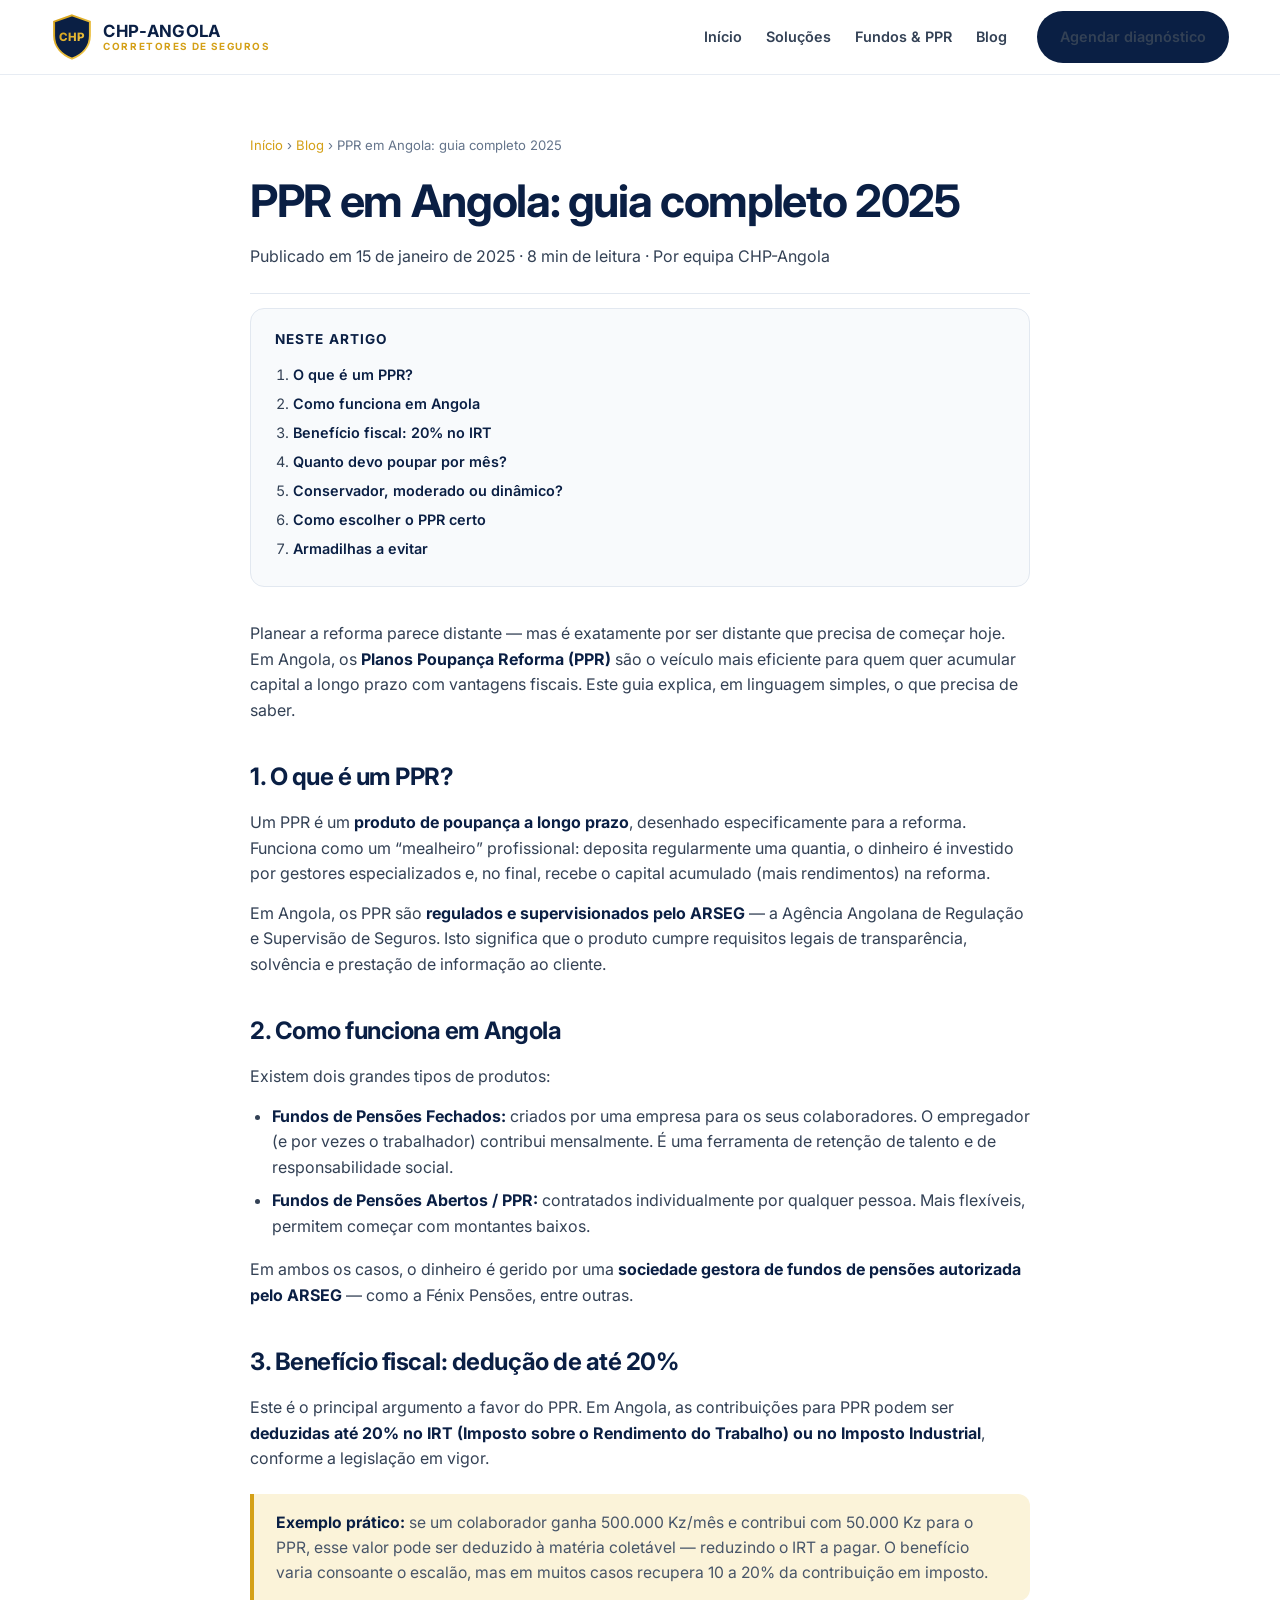
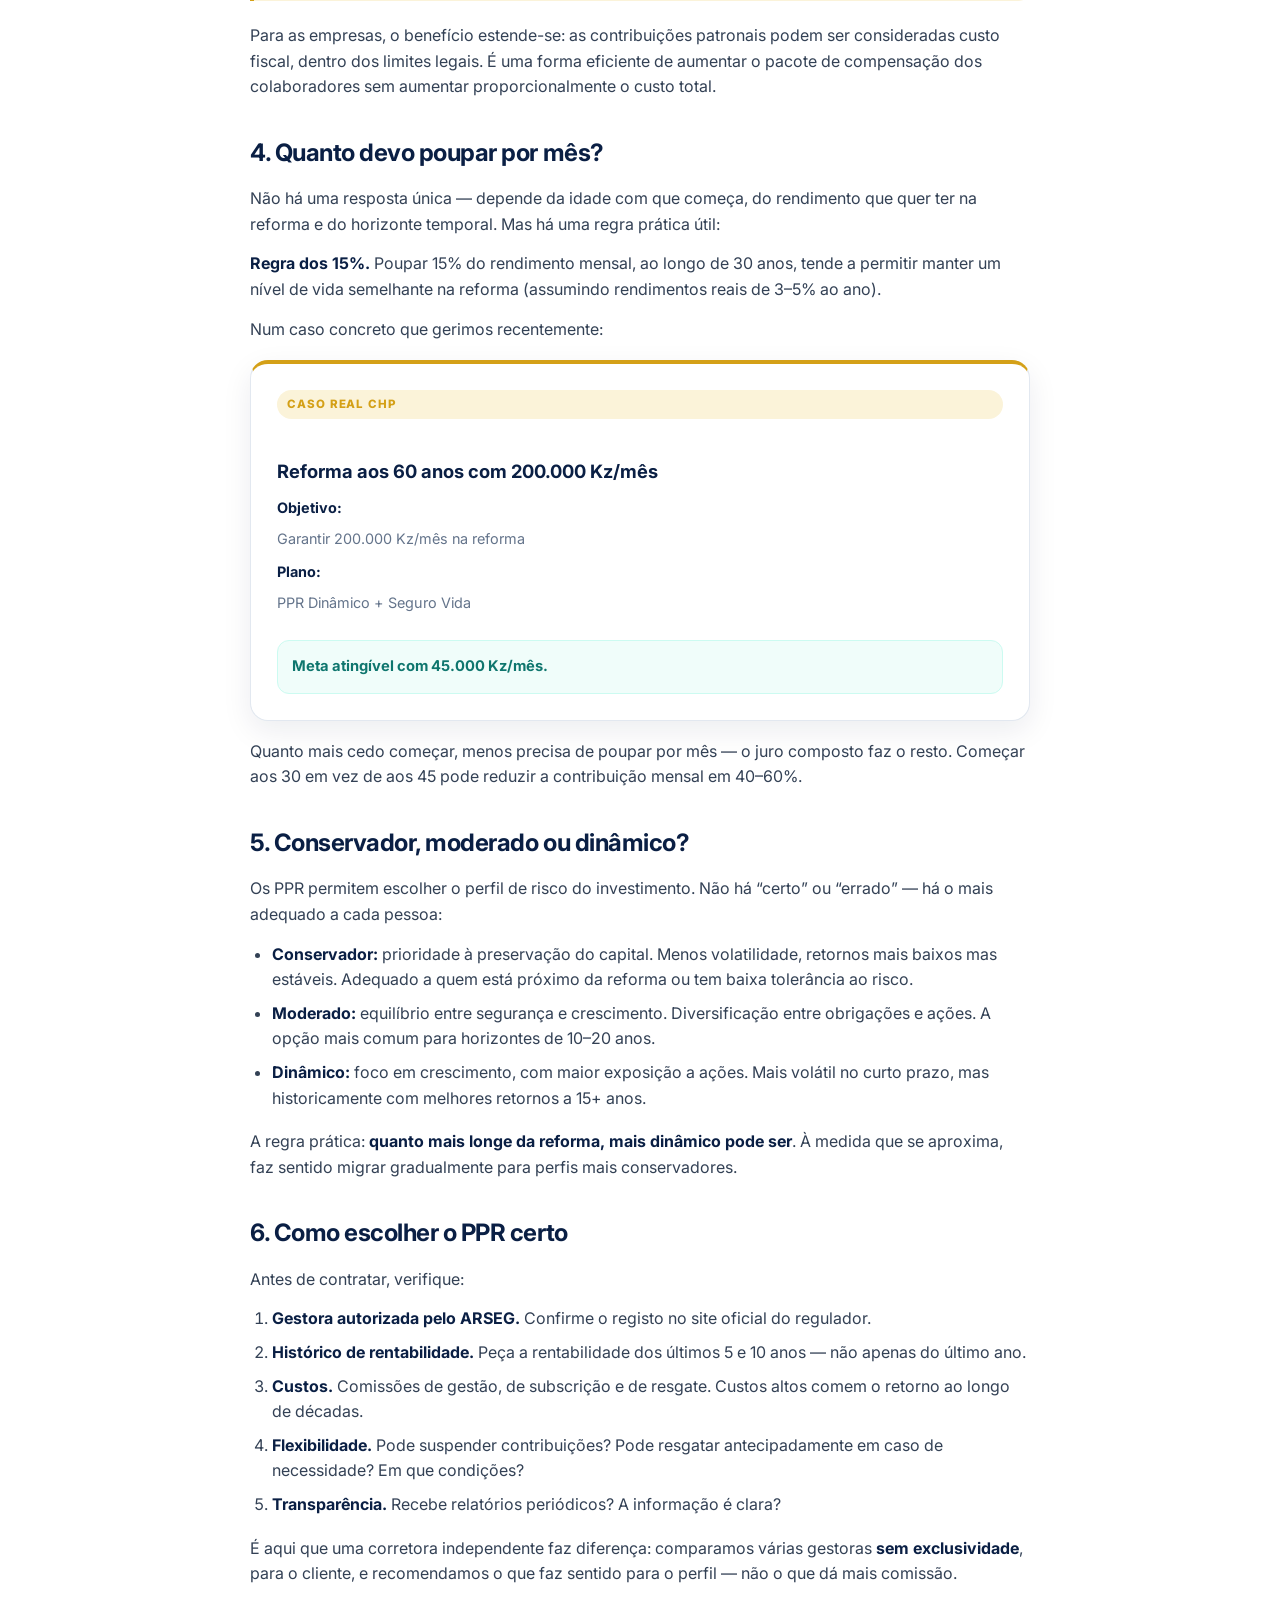
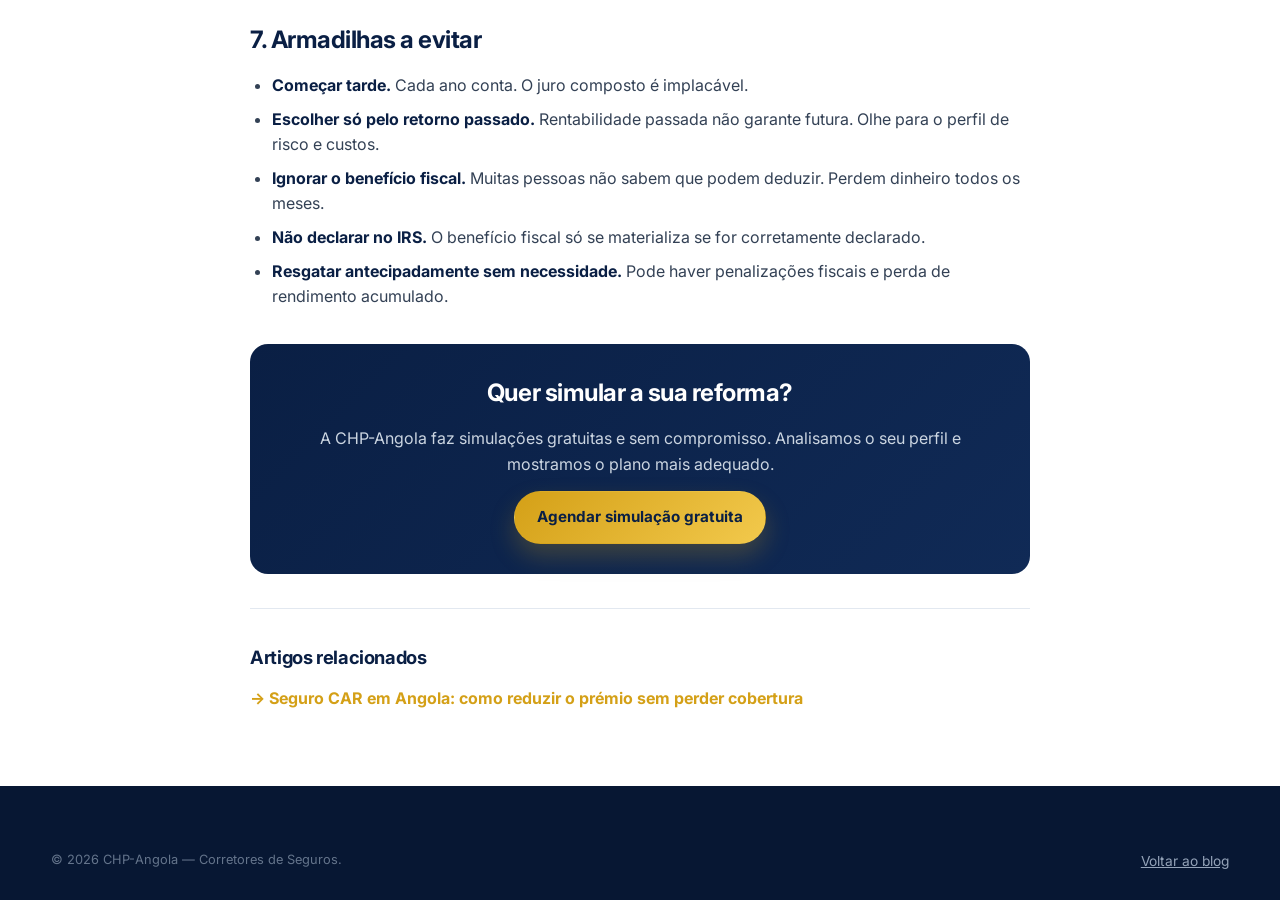
<file: blog/ppr-angola-guia-2025.html>
<!DOCTYPE html>
<html lang="pt-AO">
<head>
  <meta charset="UTF-8" />
  <meta name="viewport" content="width=device-width, initial-scale=1.0" />
  <title>PPR em Angola: guia completo 2025 | CHP-Angola</title>
  <meta name="description" content="O que é um PPR, como funciona o benefício fiscal, quanto poupar por mês e como escolher o plano certo em Angola. Guia prático da CHP-Angola." />
  <meta name="robots" content="index, follow" />
  <meta name="theme-color" content="#0A1F44" />
  <link rel="canonical" href="https://chp-angola.com/blog/ppr-angola-guia-2025.html" />
  <meta property="og:type" content="article" />
  <meta property="og:title" content="PPR em Angola: guia completo 2025" />
  <meta property="og:description" content="O que é um PPR, benefício fiscal, quanto poupar por mês e como escolher o plano certo." />
  <meta property="og:url" content="https://chp-angola.com/blog/ppr-angola-guia-2025.html" />
  <meta property="og:image" content="https://chp-angola.com/og-ppr.jpg" />
  <meta property="article:published_time" content="2025-01-15" />
  <meta property="article:author" content="CHP-Angola" />
  <link rel="icon" type="image/svg+xml" href="data:image/svg+xml,%3Csvg xmlns='http://www.w3.org/2000/svg' viewBox='0 0 64 72'%3E%3Cdefs%3E%3ClinearGradient id='g' x1='0' y1='0' x2='1' y2='1'%3E%3Cstop offset='0' stop-color='%23D4A017'/%3E%3Cstop offset='1' stop-color='%23F2C94C'/%3E%3C/linearGradient%3E%3C/defs%3E%3Cpath d='M32 2L60 12V34C60 52 47 64 32 70C17 64 4 52 4 34V12L32 2Z' fill='%230A1F44' stroke='url(%23g)' stroke-width='3'/%3E%3Ctext x='32' y='44' text-anchor='middle' font-family='Inter,sans-serif' font-size='18' font-weight='800' fill='url(%23g)'%3ECHP%3C/text%3E%3C/svg%3E" />
  <link rel="preconnect" href="https://fonts.googleapis.com">
  <link rel="preconnect" href="https://fonts.gstatic.com" crossorigin>
  <link href="https://fonts.googleapis.com/css2?family=Inter:wght@400;500;600;700;800&display=swap" rel="stylesheet">
  <link rel="stylesheet" href="../styles.css" />

  <script type="application/ld+json">
  {
    "@context": "https://schema.org",
    "@type": "Article",
    "headline": "PPR em Angola: guia completo 2025",
    "description": "O que é um PPR, como funciona o benefício fiscal, quanto poupar por mês e como escolher o plano certo para o seu perfil.",
    "image": "https://chp-angola.com/og-ppr.jpg",
    "datePublished": "2025-01-15",
    "dateModified": "2025-01-15",
    "author": {"@type": "Organization", "name": "CHP-Angola — Corretores de Seguros", "url": "https://chp-angola.com/"},
    "publisher": {
      "@type": "Organization",
      "name": "CHP-Angola",
      "logo": {"@type": "ImageObject", "url": "https://chp-angola.com/logo.png"}
    },
    "mainEntityOfPage": {"@type": "WebPage", "@id": "https://chp-angola.com/blog/ppr-angola-guia-2025.html"}
  }
  </script>

  <script type="application/ld+json">
  {
    "@context": "https://schema.org",
    "@type": "BreadcrumbList",
    "itemListElement": [
      {"@type": "ListItem", "position": 1, "name": "Início", "item": "https://chp-angola.com/"},
      {"@type": "ListItem", "position": 2, "name": "Blog", "item": "https://chp-angola.com/blog.html"},
      {"@type": "ListItem", "position": 3, "name": "PPR em Angola: guia completo 2025", "item": "https://chp-angola.com/blog/ppr-angola-guia-2025.html"}
    ]
  }
  </script>
</head>
<body>
  <a href="#main" class="skip-link">Saltar para o conteúdo</a>

  <header class="header">
    <div class="container header__inner">
      <a href="../index.html" class="logo" aria-label="CHP-Angola — Início">
        <svg class="logo__mark" viewBox="0 0 64 72" aria-hidden="true">
          <defs><linearGradient id="g" x1="0" y1="0" x2="1" y2="1"><stop offset="0%" stop-color="#D4A017"/><stop offset="100%" stop-color="#F2C94C"/></linearGradient></defs>
          <path d="M32 2L60 12V34C60 52 47 64 32 70C17 64 4 52 4 34V12L32 2Z" fill="#0A1F44" stroke="url(#g)" stroke-width="3"/>
          <text x="32" y="43" text-anchor="middle" font-family="Inter, sans-serif" font-size="18" font-weight="800" fill="url(#g)">CHP</text>
        </svg>
        <span class="logo__text"><strong>CHP-ANGOLA</strong><span>Corretores de Seguros</span></span>
      </a>
      <nav class="nav" id="nav" aria-label="Navegação principal">
        <a href="../index.html#inicio">Início</a>
        <a href="../index.html#solucoes">Soluções</a>
        <a href="../index.html#ppr">Fundos & PPR</a>
        <a href="../blog.html">Blog</a>
        <a href="../index.html#contactos" class="btn btn--dark header__cta">Agendar diagnóstico</a>
      </nav>
      <button class="menu-toggle" id="menuToggle" aria-label="Abrir menu" aria-expanded="false" aria-controls="nav"><span></span></button>
    </div>
  </header>

  <main id="main">
    <article class="article container">
      <nav class="article__breadcrumb" aria-label="Breadcrumb">
        <a href="../index.html">Início</a> › <a href="../blog.html">Blog</a> › <span aria-current="page">PPR em Angola: guia completo 2025</span>
      </nav>

      <h1>PPR em Angola: guia completo 2025</h1>
      <p class="article__meta">Publicado em 15 de janeiro de 2025 · 8 min de leitura · Por equipa CHP-Angola</p>

      <div class="article__toc">
        <h2>Neste artigo</h2>
        <ol>
          <li><a href="#o-que-e">O que é um PPR?</a></li>
          <li><a href="#como-funciona">Como funciona em Angola</a></li>
          <li><a href="#beneficio-fiscal">Benefício fiscal: 20% no IRT</a></li>
          <li><a href="#quanto-poupar">Quanto devo poupar por mês?</a></li>
          <li><a href="#perfil">Conservador, moderado ou dinâmico?</a></li>
          <li><a href="#escolher">Como escolher o PPR certo</a></li>
          <li><a href="#armadilhas">Armadilhas a evitar</a></li>
        </ol>
      </div>

      <p>Planear a reforma parece distante — mas é exatamente por ser distante que precisa de começar hoje. Em Angola, os <strong>Planos Poupança Reforma (PPR)</strong> são o veículo mais eficiente para quem quer acumular capital a longo prazo com vantagens fiscais. Este guia explica, em linguagem simples, o que precisa de saber.</p>

      <h2 id="o-que-e">1. O que é um PPR?</h2>
      <p>Um PPR é um <strong>produto de poupança a longo prazo</strong>, desenhado especificamente para a reforma. Funciona como um “mealheiro” profissional: deposita regularmente uma quantia, o dinheiro é investido por gestores especializados e, no final, recebe o capital acumulado (mais rendimentos) na reforma.</p>
      <p>Em Angola, os PPR são <strong>regulados e supervisionados pelo ARSEG</strong> — a Agência Angolana de Regulação e Supervisão de Seguros. Isto significa que o produto cumpre requisitos legais de transparência, solvência e prestação de informação ao cliente.</p>

      <h2 id="como-funciona">2. Como funciona em Angola</h2>
      <p>Existem dois grandes tipos de produtos:</p>
      <ul>
        <li><strong>Fundos de Pensões Fechados:</strong> criados por uma empresa para os seus colaboradores. O empregador (e por vezes o trabalhador) contribui mensalmente. É uma ferramenta de retenção de talento e de responsabilidade social.</li>
        <li><strong>Fundos de Pensões Abertos / PPR:</strong> contratados individualmente por qualquer pessoa. Mais flexíveis, permitem começar com montantes baixos.</li>
      </ul>
      <p>Em ambos os casos, o dinheiro é gerido por uma <strong>sociedade gestora de fundos de pensões autorizada pelo ARSEG</strong> — como a Fénix Pensões, entre outras.</p>

      <h2 id="beneficio-fiscal">3. Benefício fiscal: dedução de até 20%</h2>
      <p>Este é o principal argumento a favor do PPR. Em Angola, as contribuições para PPR podem ser <strong>deduzidas até 20% no IRT (Imposto sobre o Rendimento do Trabalho) ou no Imposto Industrial</strong>, conforme a legislação em vigor.</p>
      <blockquote>
        <strong>Exemplo prático:</strong> se um colaborador ganha 500.000 Kz/mês e contribui com 50.000 Kz para o PPR, esse valor pode ser deduzido à matéria coletável — reduzindo o IRT a pagar. O benefício varia consoante o escalão, mas em muitos casos recupera 10 a 20% da contribuição em imposto.
      </blockquote>
      <p>Para as empresas, o benefício estende-se: as contribuições patronais podem ser consideradas custo fiscal, dentro dos limites legais. É uma forma eficiente de aumentar o pacote de compensação dos colaboradores sem aumentar proporcionalmente o custo total.</p>

      <h2 id="quanto-poupar">4. Quanto devo poupar por mês?</h2>
      <p>Não há uma resposta única — depende da idade com que começa, do rendimento que quer ter na reforma e do horizonte temporal. Mas há uma regra prática útil:</p>
      <p><strong>Regra dos 15%.</strong> Poupar 15% do rendimento mensal, ao longo de 30 anos, tende a permitir manter um nível de vida semelhante na reforma (assumindo rendimentos reais de 3–5% ao ano).</p>
      <p>Num caso concreto que gerimos recentemente:</p>
      <div class="case" style="margin:18px 0">
        <span class="case__tag">Caso real CHP</span>
        <h3>Reforma aos 60 anos com 200.000 Kz/mês</h3>
        <div class="case__row"><strong>Objetivo:</strong> <span>Garantir 200.000 Kz/mês na reforma</span></div>
        <div class="case__row"><strong>Plano:</strong> <span>PPR Dinâmico + Seguro Vida</span></div>
        <div class="case__result">Meta atingível com 45.000 Kz/mês.</div>
      </div>
      <p>Quanto mais cedo começar, menos precisa de poupar por mês — o juro composto faz o resto. Começar aos 30 em vez de aos 45 pode reduzir a contribuição mensal em 40–60%.</p>

      <h2 id="perfil">5. Conservador, moderado ou dinâmico?</h2>
      <p>Os PPR permitem escolher o perfil de risco do investimento. Não há “certo” ou “errado” — há o mais adequado a cada pessoa:</p>
      <ul>
        <li><strong>Conservador:</strong> prioridade à preservação do capital. Menos volatilidade, retornos mais baixos mas estáveis. Adequado a quem está próximo da reforma ou tem baixa tolerância ao risco.</li>
        <li><strong>Moderado:</strong> equilíbrio entre segurança e crescimento. Diversificação entre obrigações e ações. A opção mais comum para horizontes de 10–20 anos.</li>
        <li><strong>Dinâmico:</strong> foco em crescimento, com maior exposição a ações. Mais volátil no curto prazo, mas historicamente com melhores retornos a 15+ anos.</li>
      </ul>
      <p>A regra prática: <strong>quanto mais longe da reforma, mais dinâmico pode ser</strong>. À medida que se aproxima, faz sentido migrar gradualmente para perfis mais conservadores.</p>

      <h2 id="escolher">6. Como escolher o PPR certo</h2>
      <p>Antes de contratar, verifique:</p>
      <ol>
        <li><strong>Gestora autorizada pelo ARSEG.</strong> Confirme o registo no site oficial do regulador.</li>
        <li><strong>Histórico de rentabilidade.</strong> Peça a rentabilidade dos últimos 5 e 10 anos — não apenas do último ano.</li>
        <li><strong>Custos.</strong> Comissões de gestão, de subscrição e de resgate. Custos altos comem o retorno ao longo de décadas.</li>
        <li><strong>Flexibilidade.</strong> Pode suspender contribuições? Pode resgatar antecipadamente em caso de necessidade? Em que condições?</li>
        <li><strong>Transparência.</strong> Recebe relatórios periódicos? A informação é clara?</li>
      </ol>
      <p>É aqui que uma corretora independente faz diferença: comparamos várias gestoras <strong>sem exclusividade</strong>, para o cliente, e recomendamos o que faz sentido para o perfil — não o que dá mais comissão.</p>

      <h2 id="armadilhas">7. Armadilhas a evitar</h2>
      <ul>
        <li><strong>Começar tarde.</strong> Cada ano conta. O juro composto é implacável.</li>
        <li><strong>Escolher só pelo retorno passado.</strong> Rentabilidade passada não garante futura. Olhe para o perfil de risco e custos.</li>
        <li><strong>Ignorar o benefício fiscal.</strong> Muitas pessoas não sabem que podem deduzir. Perdem dinheiro todos os meses.</li>
        <li><strong>Não declarar no IRS.</strong> O benefício fiscal só se materializa se for corretamente declarado.</li>
        <li><strong>Resgatar antecipadamente sem necessidade.</strong> Pode haver penalizações fiscais e perda de rendimento acumulado.</li>
      </ul>

      <div class="article__cta">
        <h2>Quer simular a sua reforma?</h2>
        <p>A CHP-Angola faz simulações gratuitas e sem compromisso. Analisamos o seu perfil e mostramos o plano mais adequado.</p>
        <a href="../index.html#contactos" class="btn btn--gold">Agendar simulação gratuita</a>
      </div>

      <div class="article__related">
        <h2>Artigos relacionados</h2>
        <p><a href="seguro-car-angola.html" style="color:var(--gold);font-weight:700">→ Seguro CAR em Angola: como reduzir o prémio sem perder cobertura</a></p>
      </div>
    </article>
  </main>

  <footer class="footer">
    <div class="container">
      <div class="footer__bottom">
        <span>© <span id="year"></span> CHP-Angola — Corretores de Seguros.</span>
        <a href="../blog.html">Voltar ao blog</a>
      </div>
    </div>
  </footer>

  <script>
    document.getElementById('year').textContent = new Date().getFullYear();
    const menuToggle = document.getElementById('menuToggle');
    const nav = document.getElementById('nav');
    menuToggle.addEventListener('click', () => {
      const open = nav.classList.toggle('is-open');
      menuToggle.setAttribute('aria-expanded', String(open));
    });
  </script>
</body>
</html>
</file>
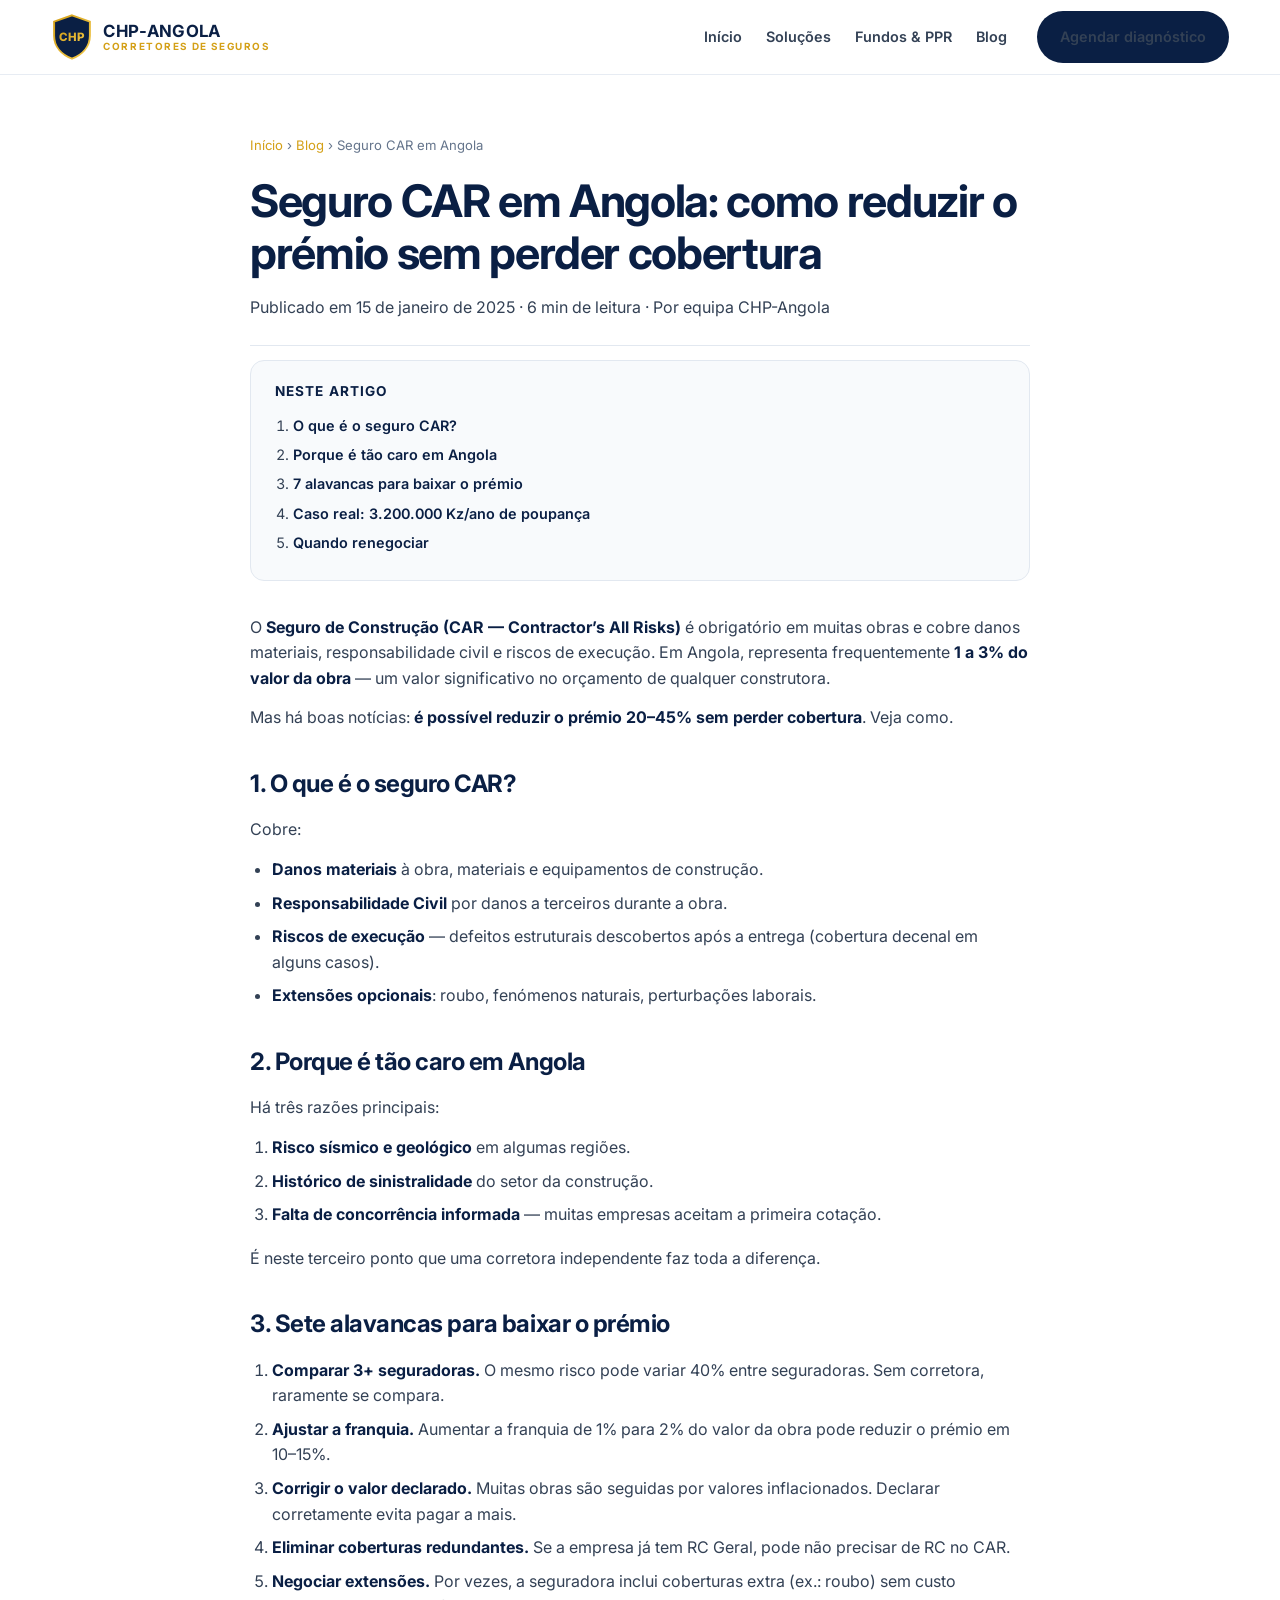
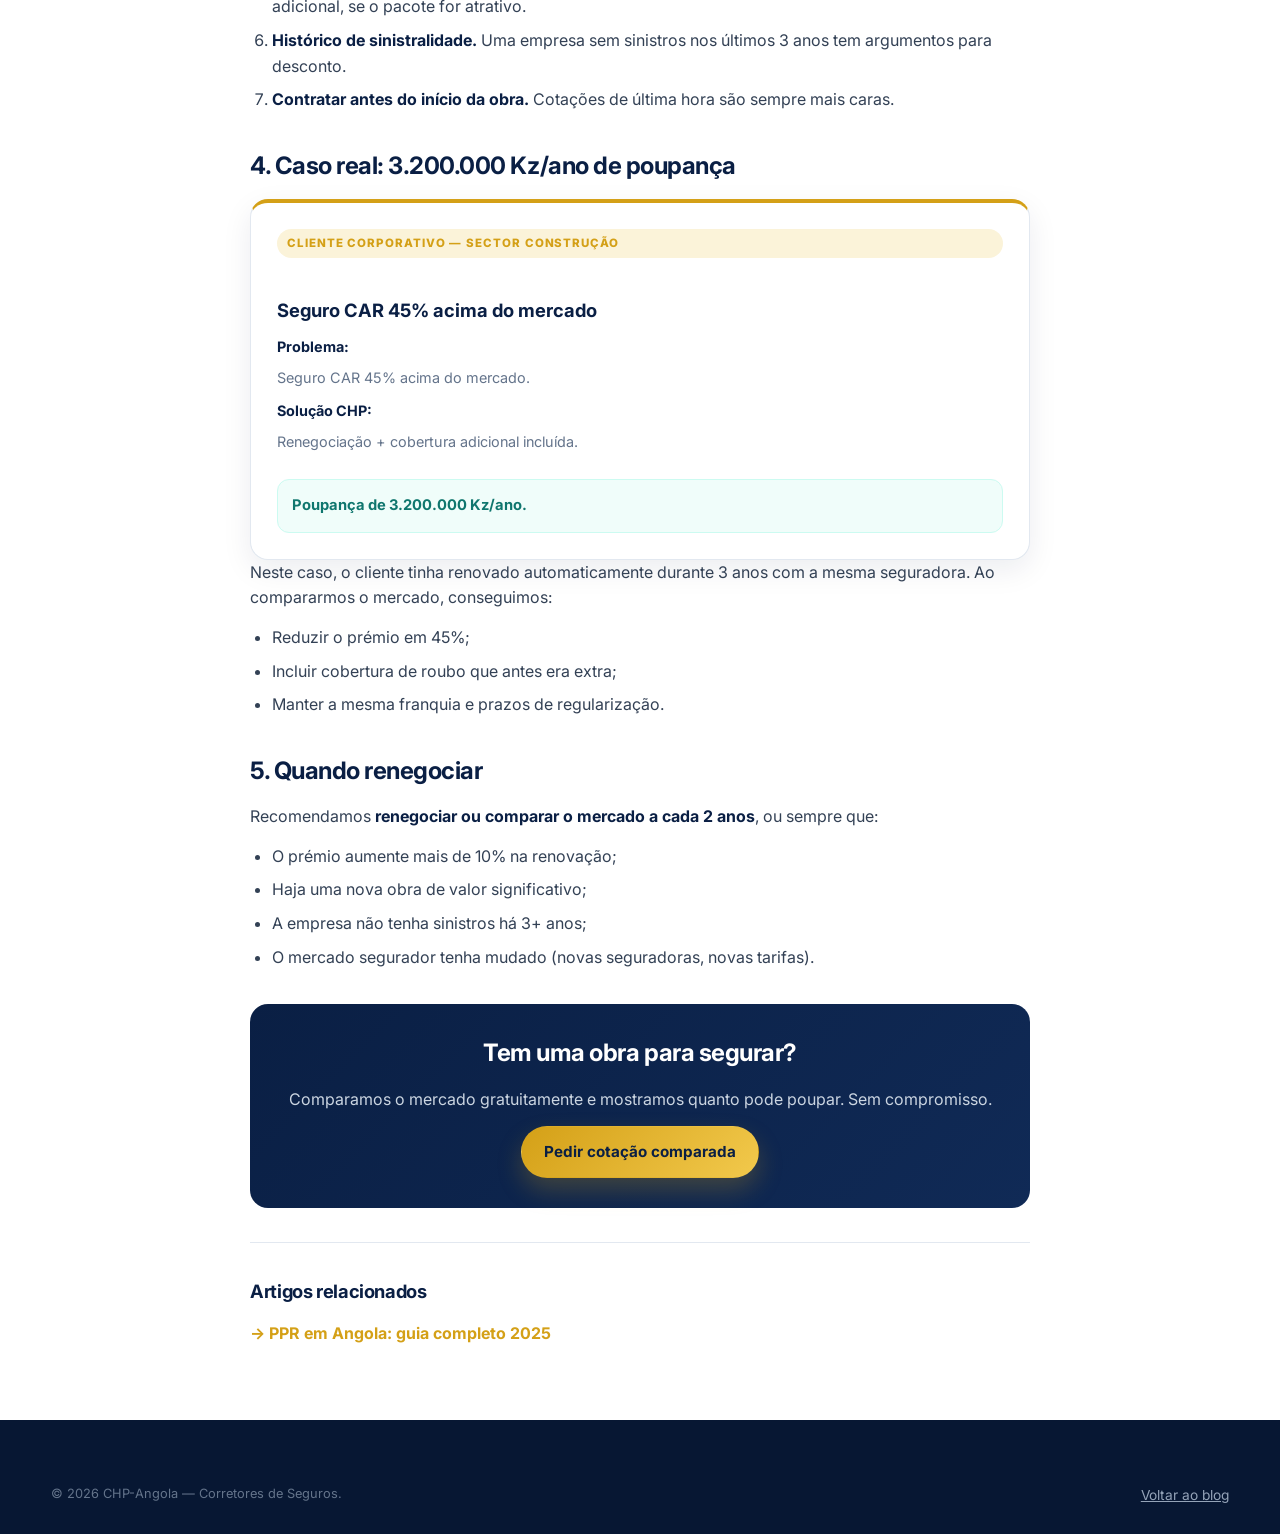
<file: blog/seguro-car-angola.html>
<!DOCTYPE html>
<html lang="pt-AO">
<head>
  <meta charset="UTF-8" />
  <meta name="viewport" content="width=device-width, initial-scale=1.0" />
  <title>Seguro CAR em Angola: como reduzir o prémio sem perder cobertura | CHP-Angola</title>
  <meta name="description" content="O Seguro de Construção (CAR) pode pesar no orçamento. Veja as alavancas que baixam o prémio sem comprometer a proteção, com casos reais." />
  <meta name="robots" content="index, follow" />
  <meta name="theme-color" content="#0A1F44" />
  <link rel="canonical" href="https://chp-angola.com/blog/seguro-car-angola.html" />
  <meta property="og:type" content="article" />
  <meta property="og:title" content="Seguro CAR em Angola: como reduzir o prémio sem perder cobertura" />
  <meta property="og:description" content="Alavancas concretas para baixar o prémio do seguro CAR mantendo a proteção." />
  <meta property="og:url" content="https://chp-angola.com/blog/seguro-car-angola.html" />
  <meta property="og:image" content="https://chp-angola.com/og-car.jpg" />
  <meta property="article:published_time" content="2025-01-15" />
  <link rel="icon" type="image/svg+xml" href="data:image/svg+xml,%3Csvg xmlns='http://www.w3.org/2000/svg' viewBox='0 0 64 72'%3E%3Cdefs%3E%3ClinearGradient id='g' x1='0' y1='0' x2='1' y2='1'%3E%3Cstop offset='0' stop-color='%23D4A017'/%3E%3Cstop offset='1' stop-color='%23F2C94C'/%3E%3C/linearGradient%3E%3C/defs%3E%3Cpath d='M32 2L60 12V34C60 52 47 64 32 70C17 64 4 52 4 34V12L32 2Z' fill='%230A1F44' stroke='url(%23g)' stroke-width='3'/%3E%3Ctext x='32' y='44' text-anchor='middle' font-family='Inter,sans-serif' font-size='18' font-weight='800' fill='url(%23g)'%3ECHP%3C/text%3E%3C/svg%3E" />
  <link rel="preconnect" href="https://fonts.googleapis.com">
  <link rel="preconnect" href="https://fonts.gstatic.com" crossorigin>
  <link href="https://fonts.googleapis.com/css2?family=Inter:wght@400;500;600;700;800&display=swap" rel="stylesheet">
  <link rel="stylesheet" href="../styles.css" />

  <script type="application/ld+json">
  {
    "@context": "https://schema.org",
    "@type": "Article",
    "headline": "Seguro CAR em Angola: como reduzir o prémio sem perder cobertura",
    "description": "Alavancas concretas para baixar o prémio do seguro CAR mantendo a proteção, com um caso real de poupança de 3.200.000 Kz/ano.",
    "image": "https://chp-angola.com/og-car.jpg",
    "datePublished": "2025-01-15",
    "dateModified": "2025-01-15",
    "author": {"@type": "Organization", "name": "CHP-Angola"},
    "publisher": {"@type": "Organization", "name": "CHP-Angola", "logo": {"@type": "ImageObject", "url": "https://chp-angola.com/logo.png"}},
    "mainEntityOfPage": {"@type": "WebPage", "@id": "https://chp-angola.com/blog/seguro-car-angola.html"}
  }
  </script>
</head>
<body>
  <a href="#main" class="skip-link">Saltar para o conteúdo</a>

  <header class="header">
    <div class="container header__inner">
      <a href="../index.html" class="logo" aria-label="CHP-Angola — Início">
        <svg class="logo__mark" viewBox="0 0 64 72" aria-hidden="true">
          <defs><linearGradient id="g" x1="0" y1="0" x2="1" y2="1"><stop offset="0%" stop-color="#D4A017"/><stop offset="100%" stop-color="#F2C94C"/></linearGradient></defs>
          <path d="M32 2L60 12V34C60 52 47 64 32 70C17 64 4 52 4 34V12L32 2Z" fill="#0A1F44" stroke="url(#g)" stroke-width="3"/>
          <text x="32" y="43" text-anchor="middle" font-family="Inter, sans-serif" font-size="18" font-weight="800" fill="url(#g)">CHP</text>
        </svg>
        <span class="logo__text"><strong>CHP-ANGOLA</strong><span>Corretores de Seguros</span></span>
      </a>
      <nav class="nav" id="nav" aria-label="Navegação principal">
        <a href="../index.html#inicio">Início</a>
        <a href="../index.html#solucoes">Soluções</a>
        <a href="../index.html#ppr">Fundos & PPR</a>
        <a href="../blog.html">Blog</a>
        <a href="../index.html#contactos" class="btn btn--dark header__cta">Agendar diagnóstico</a>
      </nav>
      <button class="menu-toggle" id="menuToggle" aria-label="Abrir menu" aria-expanded="false" aria-controls="nav"><span></span></button>
    </div>
  </header>

  <main id="main">
    <article class="article container">
      <nav class="article__breadcrumb" aria-label="Breadcrumb">
        <a href="../index.html">Início</a> › <a href="../blog.html">Blog</a> › <span aria-current="page">Seguro CAR em Angola</span>
      </nav>

      <h1>Seguro CAR em Angola: como reduzir o prémio sem perder cobertura</h1>
      <p class="article__meta">Publicado em 15 de janeiro de 2025 · 6 min de leitura · Por equipa CHP-Angola</p>

      <div class="article__toc">
        <h2>Neste artigo</h2>
        <ol>
          <li><a href="#o-que-e">O que é o seguro CAR?</a></li>
          <li><a href="#porque-caro">Porque é tão caro em Angola</a></li>
          <li><a href="#alavancas">7 alavancas para baixar o prémio</a></li>
          <li><a href="#caso">Caso real: 3.200.000 Kz/ano de poupança</a></li>
          <li><a href="#quando-renegociar">Quando renegociar</a></li>
        </ol>
      </div>

      <p>O <strong>Seguro de Construção (CAR — Contractor’s All Risks)</strong> é obrigatório em muitas obras e cobre danos materiais, responsabilidade civil e riscos de execução. Em Angola, representa frequentemente <strong>1 a 3% do valor da obra</strong> — um valor significativo no orçamento de qualquer construtora.</p>
      <p>Mas há boas notícias: <strong>é possível reduzir o prémio 20–45% sem perder cobertura</strong>. Veja como.</p>

      <h2 id="o-que-e">1. O que é o seguro CAR?</h2>
      <p>Cobre:</p>
      <ul>
        <li><strong>Danos materiais</strong> à obra, materiais e equipamentos de construção.</li>
        <li><strong>Responsabilidade Civil</strong> por danos a terceiros durante a obra.</li>
        <li><strong>Riscos de execução</strong> — defeitos estruturais descobertos após a entrega (cobertura decenal em alguns casos).</li>
        <li><strong>Extensões opcionais</strong>: roubo, fenómenos naturais, perturbações laborais.</li>
      </ul>

      <h2 id="porque-caro">2. Porque é tão caro em Angola</h2>
      <p>Há três razões principais:</p>
      <ol>
        <li><strong>Risco sísmico e geológico</strong> em algumas regiões.</li>
        <li><strong>Histórico de sinistralidade</strong> do setor da construção.</li>
        <li><strong>Falta de concorrência informada</strong> — muitas empresas aceitam a primeira cotação.</li>
      </ol>
      <p>É neste terceiro ponto que uma corretora independente faz toda a diferença.</p>

      <h2 id="alavancas">3. Sete alavancas para baixar o prémio</h2>
      <ol>
        <li><strong>Comparar 3+ seguradoras.</strong> O mesmo risco pode variar 40% entre seguradoras. Sem corretora, raramente se compara.</li>
        <li><strong>Ajustar a franquia.</strong> Aumentar a franquia de 1% para 2% do valor da obra pode reduzir o prémio em 10–15%.</li>
        <li><strong>Corrigir o valor declarado.</strong> Muitas obras são seguidas por valores inflacionados. Declarar corretamente evita pagar a mais.</li>
        <li><strong>Eliminar coberturas redundantes.</strong> Se a empresa já tem RC Geral, pode não precisar de RC no CAR.</li>
        <li><strong>Negociar extensões.</strong> Por vezes, a seguradora inclui coberturas extra (ex.: roubo) sem custo adicional, se o pacote for atrativo.</li>
        <li><strong>Histórico de sinistralidade.</strong> Uma empresa sem sinistros nos últimos 3 anos tem argumentos para desconto.</li>
        <li><strong>Contratar antes do início da obra.</strong> Cotações de última hora são sempre mais caras.</li>
      </ol>

      <h2 id="caso">4. Caso real: 3.200.000 Kz/ano de poupança</h2>
      <div class="case">
        <span class="case__tag">Cliente Corporativo — Sector Construção</span>
        <h3>Seguro CAR 45% acima do mercado</h3>
        <div class="case__row"><strong>Problema:</strong> <span>Seguro CAR 45% acima do mercado.</span></div>
        <div class="case__row"><strong>Solução CHP:</strong> <span>Renegociação + cobertura adicional incluída.</span></div>
        <div class="case__result">Poupança de 3.200.000 Kz/ano.</div>
      </div>
      <p>Neste caso, o cliente tinha renovado automaticamente durante 3 anos com a mesma seguradora. Ao compararmos o mercado, conseguimos:</p>
      <ul>
        <li>Reduzir o prémio em 45%;</li>
        <li>Incluir cobertura de roubo que antes era extra;</li>
        <li>Manter a mesma franquia e prazos de regularização.</li>
      </ul>

      <h2 id="quando-renegociar">5. Quando renegociar</h2>
      <p>Recomendamos <strong>renegociar ou comparar o mercado a cada 2 anos</strong>, ou sempre que:</p>
      <ul>
        <li>O prémio aumente mais de 10% na renovação;</li>
        <li>Haja uma nova obra de valor significativo;</li>
        <li>A empresa não tenha sinistros há 3+ anos;</li>
        <li>O mercado segurador tenha mudado (novas seguradoras, novas tarifas).</li>
      </ul>

      <div class="article__cta">
        <h2>Tem uma obra para segurar?</h2>
        <p>Comparamos o mercado gratuitamente e mostramos quanto pode poupar. Sem compromisso.</p>
        <a href="../index.html#contactos" class="btn btn--gold">Pedir cotação comparada</a>
      </div>

      <div class="article__related">
        <h2>Artigos relacionados</h2>
        <p><a href="ppr-angola-guia-2025.html" style="color:var(--gold);font-weight:700">→ PPR em Angola: guia completo 2025</a></p>
      </div>
    </article>
  </main>

  <footer class="footer">
    <div class="container">
      <div class="footer__bottom">
        <span>© <span id="year"></span> CHP-Angola — Corretores de Seguros.</span>
        <a href="../blog.html">Voltar ao blog</a>
      </div>
    </div>
  </footer>

  <script>
    document.getElementById('year').textContent = new Date().getFullYear();
    const menuToggle = document.getElementById('menuToggle');
    const nav = document.getElementById('nav');
    menuToggle.addEventListener('click', () => {
      const open = nav.classList.toggle('is-open');
      menuToggle.setAttribute('aria-expanded', String(open));
    });
  </script>
</body>
</html>
</file>
<file: styles.css>
/* ============ VARIÁVEIS ============ */
:root{--navy:#0A1F44;--navy-2:#102A56;--gold:#D4A017;--gold-2:#F2C94C;--gold-soft:#FBF3D9;--light:#F8FAFC;--white:#FFF;--text:#1E293B;--muted:#64748B;--line:#E2E8F0;--success:#0F766E;--whatsapp:#25D366;--radius:18px;--shadow:0 10px 30px rgba(10,31,68,.08);--shadow-lg:0 20px 50px rgba(10,31,68,.14)}

/* ============ RESET ============ */
*{box-sizing:border-box;margin:0;padding:0}
html{scroll-behavior:smooth}
body{font-family:'Inter',system-ui,-apple-system,BlinkMacSystemFont,'Segoe UI',sans-serif;color:var(--text);background:var(--white);line-height:1.6;-webkit-font-smoothing:antialiased}
img,svg{max-width:100%;display:block}
a{color:inherit;text-decoration:none}
ul{list-style:none}
button,input,textarea{font:inherit}
:focus-visible{outline:3px solid var(--gold);outline-offset:3px;border-radius:4px}

/* ============ SKIP LINK ============ */
.skip-link{position:absolute;left:-9999px;top:0;background:var(--navy);color:var(--white);padding:12px 20px;z-index:200;font-weight:700;border-radius:0 0 8px 0}
.skip-link:focus{left:0}

/* ============ REDUCED MOTION ============ */
@media (prefers-reduced-motion:reduce){*,*::before,*::after{animation-duration:.01ms!important;transition-duration:.01ms!important;scroll-behavior:auto!important}.reveal{opacity:1!important;transform:none!important}}

/* ============ REVEAL ============ */
.reveal{opacity:0;transform:translateY(22px);transition:opacity .7s ease,transform .7s ease;will-change:opacity,transform}
.reveal.is-visible{opacity:1;transform:none}

/* ============ LAYOUT ============ */
.container{width:min(1180px,92%);margin:0 auto}
.section{padding:88px 0}
.section--light{background:var(--light)}
.section--navy{background:radial-gradient(circle at 20% 10%,rgba(212,160,23,.14),transparent 35%),linear-gradient(135deg,var(--navy),var(--navy-2));color:var(--white)}

/* ============ TYPOGRAPHY ============ */
.eyebrow{display:inline-flex;align-items:center;gap:8px;font-size:.78rem;font-weight:700;letter-spacing:.12em;text-transform:uppercase;color:var(--gold);margin-bottom:14px}
.eyebrow::before{content:"";width:28px;height:2px;background:var(--gold);border-radius:999px}
.section-title{font-size:clamp(1.8rem,3.4vw,2.6rem);line-height:1.15;letter-spacing:-.03em;color:var(--navy);margin-bottom:14px}
.section--navy .section-title{color:var(--white)}
.section-subtitle{max-width:720px;color:var(--muted);font-size:1.02rem}
.section--navy .section-subtitle{color:#CBD5E1}

/* ============ BUTTONS ============ */
.btn{display:inline-flex;align-items:center;justify-content:center;gap:10px;padding:13px 22px;border-radius:999px;font-weight:700;font-size:.95rem;border:1px solid transparent;cursor:pointer;transition:transform .2s ease,box-shadow .2s ease,background .2s ease;text-align:center}
.btn:hover{transform:translateY(-2px)}
.btn--gold{background:linear-gradient(135deg,var(--gold),var(--gold-2));color:var(--navy);box-shadow:0 12px 24px rgba(212,160,23,.25)}
.btn--outline{background:transparent;color:var(--white);border-color:rgba(255,255,255,.35)}
.btn--outline:hover{background:rgba(255,255,255,.08)}
.btn--dark{background:var(--navy);color:var(--white)}
.btn--light{background:var(--white);color:var(--navy);border-color:var(--line)}
.btn--whatsapp{background:var(--whatsapp);color:#fff;box-shadow:0 12px 24px rgba(37,211,102,.25)}

/* ============ HEADER ============ */
.header{position:sticky;top:0;z-index:50;background:rgba(255,255,255,.94);backdrop-filter:blur(14px);border-bottom:1px solid rgba(226,232,240,.8)}
.header__inner{display:flex;align-items:center;justify-content:space-between;min-height:74px;gap:18px}
.logo{display:flex;align-items:center;gap:10px;flex-shrink:0}
.logo__mark{width:42px;height:46px}
.logo__text{display:flex;flex-direction:column;line-height:1.05}
.logo__text strong{font-size:1.05rem;letter-spacing:.02em;color:var(--navy)}
.logo__text span{font-size:.62rem;letter-spacing:.16em;text-transform:uppercase;color:var(--gold);font-weight:700}
.nav{display:flex;align-items:center;gap:24px}
.nav a{font-size:.9rem;font-weight:600;color:#334155;transition:color .2s ease}
.nav a:hover,.nav a[aria-current="page"]{color:var(--gold)}
.header__cta{margin-left:6px}
.menu-toggle{display:none;width:44px;height:44px;border:1px solid var(--line);border-radius:12px;background:var(--white);cursor:pointer;align-items:center;justify-content:center}
.menu-toggle span,.menu-toggle span::before,.menu-toggle span::after{display:block;width:20px;height:2px;background:var(--navy);border-radius:2px;position:relative;transition:.2s ease}
.menu-toggle span::before,.menu-toggle span::after{content:"";position:absolute;left:0}
.menu-toggle span::before{top:-6px}
.menu-toggle span::after{top:6px}

/* ============ HERO ============ */
.hero{position:relative;overflow:hidden;background:radial-gradient(circle at 85% 20%,rgba(212,160,23,.18),transparent 32%),radial-gradient(circle at 10% 80%,rgba(16,42,86,.35),transparent 36%),linear-gradient(135deg,#071733 0%,#0A1F44 55%,#102A56 100%);color:var(--white);padding:92px 0 88px}
.hero::after{content:"";position:absolute;inset:0;background-image:url("data:image/svg+xml,%3Csvg width='60' height='60' viewBox='0 0 60 60' xmlns='http://www.w3.org/2000/svg'%3E%3Cpath d='M30 4L52 12V30C52 44 42 53 30 58C18 53 8 44 8 30V12L30 4Z' fill='none' stroke='%23D4A017' stroke-opacity='0.08' stroke-width='1.5'/%3E%3C/svg%3E");background-size:88px 88px;pointer-events:none;opacity:.8}
.hero__grid{position:relative;z-index:1;display:grid;grid-template-columns:1.15fr .85fr;gap:48px;align-items:center}
.hero h1{font-size:clamp(2.3rem,5vw,4rem);line-height:1.02;letter-spacing:-.045em;margin:18px 0 20px}
.hero h1 .gold{color:var(--gold-2)}
.hero p{color:#CBD5E1;font-size:1.06rem;max-width:580px;margin-bottom:30px}
.hero__actions{display:flex;flex-wrap:wrap;gap:12px;margin-bottom:34px}
.hero__badges{display:flex;flex-wrap:wrap;gap:10px}
.badge{display:inline-flex;align-items:center;gap:8px;padding:9px 14px;border-radius:999px;border:1px solid rgba(255,255,255,.16);background:rgba(255,255,255,.06);color:#E2E8F0;font-size:.84rem;font-weight:600}
.badge::before{content:"";width:7px;height:7px;border-radius:50%;background:var(--gold-2);box-shadow:0 0 0 4px rgba(242,201,76,.12)}
.hero-card{position:relative;background:rgba(255,255,255,.06);border:1px solid rgba(255,255,255,.14);border-radius:26px;padding:26px;box-shadow:var(--shadow-lg);backdrop-filter:blur(8px)}
.hero-card__head{display:flex;align-items:center;justify-content:space-between;gap:12px;margin-bottom:20px}
.hero-card__head strong{font-size:1rem}
.hero-card__head span{font-size:.75rem;color:var(--gold-2);font-weight:700;letter-spacing:.08em;text-transform:uppercase}
.hero-card__list{display:grid;gap:14px}
.hero-card__item{display:flex;gap:14px;align-items:flex-start;padding:14px;border-radius:14px;background:rgba(255,255,255,.06);border:1px solid rgba(255,255,255,.08)}
.hero-card__icon{width:38px;height:38px;border-radius:12px;display:grid;place-items:center;background:rgba(212,160,23,.16);color:var(--gold-2);flex-shrink:0}
.hero-card__item strong{display:block;font-size:.92rem;margin-bottom:2px}
.hero-card__item small{color:#CBD5E1;font-size:.8rem}

/* ============ GRIDS ============ */
.grid{display:grid;gap:20px}
.grid--2{grid-template-columns:repeat(2,1fr)}
.grid--3{grid-template-columns:repeat(3,1fr)}
.grid--4{grid-template-columns:repeat(4,1fr)}
.grid--5{grid-template-columns:repeat(5,1fr)}

/* ============ CARDS ============ */
.card{background:var(--white);border:1px solid var(--line);border-radius:var(--radius);padding:24px;box-shadow:var(--shadow);transition:transform .2s ease,box-shadow .2s ease}
.card:hover{transform:translateY(-4px);box-shadow:var(--shadow-lg)}
.card__icon{width:46px;height:46px;border-radius:14px;display:grid;place-items:center;background:var(--gold-soft);color:var(--gold);margin-bottom:16px}
.card h3{font-size:1.02rem;color:var(--navy);margin-bottom:8px;letter-spacing:-.01em}
.card p{color:var(--muted);font-size:.9rem}

/* ============ STEPS ============ */
.steps{display:grid;grid-template-columns:repeat(4,1fr);gap:18px}
.step{background:var(--white);border:1px solid var(--line);border-radius:var(--radius);padding:26px 22px;box-shadow:var(--shadow)}
.step__num{width:46px;height:46px;border-radius:50%;display:grid;place-items:center;background:linear-gradient(135deg,var(--gold),var(--gold-2));color:var(--navy);font-weight:800;font-size:1.1rem;margin-bottom:16px}
.step h3{font-size:1rem;color:var(--navy);margin-bottom:6px}
.step p{font-size:.88rem;color:var(--muted)}

/* ============ TABS ============ */
.tabs{display:inline-flex;padding:5px;border-radius:999px;background:#EEF2F7;border:1px solid var(--line);margin:24px 0 28px;gap:4px}
.tab-btn{border:0;background:transparent;padding:10px 20px;border-radius:999px;font-weight:700;font-size:.9rem;color:var(--muted);cursor:pointer;transition:.2s ease}
.tab-btn[aria-selected="true"]{background:var(--navy);color:var(--white);box-shadow:0 6px 14px rgba(10,31,68,.18)}
.tab-panel[hidden]{display:none}
.tab-panel{animation:fadeIn .3s ease}
@keyframes fadeIn{from{opacity:0}to{opacity:1}}

/* ============ SOLUTION CARDS ============ */
.solution-card{background:var(--white);border:1px solid var(--line);border-radius:var(--radius);padding:22px;box-shadow:var(--shadow)}
.solution-card h3{display:flex;align-items:center;gap:10px;font-size:1rem;color:var(--navy);margin-bottom:12px}
.solution-card h3 span{width:32px;height:32px;border-radius:10px;display:grid;place-items:center;background:var(--gold-soft);color:var(--gold);font-size:.9rem}
.solution-card ul{display:grid;gap:7px}
.solution-card li{position:relative;padding-left:18px;font-size:.88rem;color:var(--muted)}
.solution-card li::before{content:"";position:absolute;left:0;top:.55em;width:7px;height:7px;border-radius:50%;background:var(--gold)}

/* ============ PPR ============ */
.ppr-grid{display:grid;grid-template-columns:.95fr 1.05fr;gap:40px;align-items:center}
.ppr-features{display:grid;grid-template-columns:repeat(2,1fr);gap:14px;margin-top:26px}
.ppr-feature{display:flex;gap:12px;align-items:flex-start;padding:16px;border-radius:14px;background:rgba(255,255,255,.06);border:1px solid rgba(255,255,255,.1)}
.ppr-feature svg{flex-shrink:0;color:var(--gold-2);margin-top:2px}
.ppr-feature strong{display:block;font-size:.88rem;margin-bottom:2px}
.ppr-feature span{font-size:.8rem;color:#CBD5E1}
.ppr-panel{background:var(--white);border-radius:24px;padding:30px;box-shadow:var(--shadow-lg);color:var(--text)}
.ppr-panel h3{font-size:1.2rem;color:var(--navy);margin-bottom:8px}
.ppr-panel p{color:var(--muted);font-size:.92rem;margin-bottom:20px}
.ppr-list{display:grid;gap:12px}
.ppr-list li{display:flex;gap:10px;align-items:flex-start;font-size:.9rem;color:#334155}
.ppr-list li::before{content:"✓";color:var(--gold);font-weight:800;flex-shrink:0}

/* ============ CASES ============ */
.case{background:var(--white);border:1px solid var(--line);border-radius:var(--radius);padding:26px;box-shadow:var(--shadow);border-top:4px solid var(--gold);display:flex;flex-direction:column}
.case__tag{display:inline-block;font-size:.72rem;font-weight:800;letter-spacing:.08em;text-transform:uppercase;color:var(--gold);background:var(--gold-soft);padding:5px 10px;border-radius:999px;margin-bottom:14px}
.case h3{font-size:1.05rem;color:var(--navy);margin-bottom:14px}
.case__row{display:grid;gap:8px;margin-bottom:10px;font-size:.9rem}
.case__row strong{color:var(--navy)}
.case__row span{color:var(--muted)}
.case__result{margin-top:16px;padding:14px;border-radius:12px;background:#F0FDFA;border:1px solid #CCFBF1;color:var(--success);font-weight:700;font-size:.92rem}
.case__cta{margin-top:auto;padding-top:18px;font-size:.9rem;font-weight:700;color:var(--navy);display:inline-flex;align-items:center;gap:6px}
.case__cta:hover{color:var(--gold)}

/* ============ TESTIMONIALS ============ */
.testimonial{background:var(--white);border:1px solid var(--line);border-radius:var(--radius);padding:26px;box-shadow:var(--shadow);display:flex;flex-direction:column;gap:16px}
.testimonial__quote{font-size:1.02rem;line-height:1.55;color:#334155;font-style:italic}
.testimonial__quote::before{content:"“";font-size:2rem;color:var(--gold);line-height:0;vertical-align:-.4em;margin-right:4px}
.testimonial__person{display:flex;align-items:center;gap:12px;margin-top:auto}
.testimonial__avatar{width:44px;height:44px;border-radius:50%;background:linear-gradient(135deg,var(--navy),var(--navy-2));color:var(--white);display:grid;place-items:center;font-weight:800;font-size:1rem;flex-shrink:0}
.testimonial__person strong{display:block;font-size:.9rem;color:var(--navy)}
.testimonial__person small{font-size:.78rem;color:var(--muted)}

/* ============ TEAM ============ */
.team-card{background:var(--white);border:1px solid var(--line);border-radius:var(--radius);padding:24px;text-align:center;box-shadow:var(--shadow)}
.team-card__avatar{width:86px;height:86px;border-radius:50%;margin:0 auto 16px;background:linear-gradient(135deg,var(--navy),var(--navy-2));color:var(--gold-2);display:grid;place-items:center;font-weight:800;font-size:1.6rem;letter-spacing:.02em}
.team-card h3{font-size:1rem;color:var(--navy);margin-bottom:4px}
.team-card p{font-size:.82rem;color:var(--muted)}

/* ============ FAQ ============ */
.faq-list{display:grid;gap:12px;margin-top:30px}
.faq-item{background:var(--white);border:1px solid var(--line);border-radius:14px;overflow:hidden;box-shadow:var(--shadow)}
.faq-item summary{list-style:none;cursor:pointer;padding:18px 22px;font-weight:700;color:var(--navy);font-size:.98rem;display:flex;align-items:center;justify-content:space-between;gap:16px;transition:background .2s ease}
.faq-item summary::-webkit-details-marker{display:none}
.faq-item summary::after{content:"+";font-size:1.4rem;color:var(--gold);font-weight:400;transition:transform .2s ease;line-height:1}
.faq-item[open] summary::after{transform:rotate(45deg)}
.faq-item summary:hover{background:#FAFCFE}
.faq-answer{padding:0 22px 20px;color:var(--muted);font-size:.92rem;animation:fadeIn .3s ease}

/* ============ PARTNERS ============ */
.partners{display:grid;grid-template-columns:repeat(6,1fr);gap:12px;margin-top:26px}
.partner{min-height:88px;border:1px solid var(--line);border-radius:14px;background:var(--white);display:flex;align-items:center;justify-content:center;padding:14px;font-size:.78rem;font-weight:800;color:var(--navy);text-align:center;line-height:1.25;letter-spacing:.02em;position:relative;overflow:hidden;transition:transform .2s,border-color .2s,box-shadow .2s}
.partner::before{content:"";position:absolute;inset:0;background:linear-gradient(135deg,rgba(212,160,23,.06),transparent 55%);opacity:0;transition:opacity .2s}
.partner:hover{transform:translateY(-3px);border-color:var(--gold);box-shadow:0 10px 20px rgba(10,31,68,.08)}
.partner:hover::before{opacity:1}
.partners-note{margin-top:16px;font-size:.82rem;color:var(--muted)}

/* ============ CONTACT ============ */
.contact-grid{display:grid;grid-template-columns:.9fr 1.1fr;gap:34px;align-items:start}
.contact-info{display:grid;gap:14px}
.contact-item{display:flex;gap:14px;align-items:flex-start;padding:16px;border-radius:14px;background:var(--white);border:1px solid var(--line);box-shadow:var(--shadow)}
.contact-item svg{color:var(--gold);flex-shrink:0;margin-top:2px}
.contact-item strong{display:block;font-size:.85rem;color:var(--navy);margin-bottom:2px}
.contact-item span,.contact-item a{font-size:.9rem;color:var(--muted)}
.contact-item a:hover{color:var(--gold)}
.map-wrap{border-radius:14px;overflow:hidden;border:1px solid var(--line);box-shadow:var(--shadow);height:240px}
.map-wrap iframe{width:100%;height:100%;border:0;display:block}
.contact-form{background:var(--white);border:1px solid var(--line);border-radius:var(--radius);padding:26px;box-shadow:var(--shadow-lg)}
.form-row{display:grid;grid-template-columns:1fr 1fr;gap:12px}
.field{margin-bottom:14px}
.field label{display:block;font-size:.78rem;font-weight:700;color:var(--navy);margin-bottom:6px}
.field label .req{color:#DC2626}
.field input,.field textarea{width:100%;border:1px solid var(--line);border-radius:12px;padding:12px 14px;background:#FBFDFF;color:var(--text);outline:none;transition:border .2s ease,box-shadow .2s ease}
.field input:focus,.field textarea:focus{border-color:var(--gold);box-shadow:0 0 0 4px rgba(212,160,23,.12)}
.field textarea{min-height:110px;resize:vertical}
.form-actions{display:grid;gap:10px;margin-top:6px}
.form-feedback{margin-top:12px;font-size:.85rem;min-height:1.4em;color:var(--success);font-weight:600}
.form-feedback.is-error{color:#DC2626}
.form-note{font-size:.76rem;color:var(--muted);margin-top:12px}

/* ============ FOOTER ============ */
.footer{background:#071733;color:#CBD5E1;padding:44px 0 28px}
.footer__grid{display:grid;grid-template-columns:1.4fr 1fr 1fr 1fr;gap:30px;padding-bottom:28px;border-bottom:1px solid rgba(255,255,255,.1)}
.footer h4{color:var(--white);font-size:.92rem;margin-bottom:12px}
.footer p,.footer a{font-size:.86rem;color:#94A3B8}
.footer a:hover{color:var(--gold-2)}
.footer__links{display:grid;gap:8px}
.footer__social{display:flex;gap:10px;margin-top:14px}
.footer__social a{width:36px;height:36px;border-radius:10px;display:grid;place-items:center;background:rgba(255,255,255,.06);border:1px solid rgba(255,255,255,.1);color:#CBD5E1;transition:background .2s ease,color .2s ease}
.footer__social a:hover{background:var(--gold);color:var(--navy)}
.footer__bottom{display:flex;justify-content:space-between;gap:16px;flex-wrap:wrap;padding-top:20px;font-size:.8rem;color:#64748B}
.footer__bottom a{color:#94A3B8;text-decoration:underline}
.footer__bottom a:hover{color:var(--gold-2)}

/* ============ FLOATS ============ */
.whatsapp-float{position:fixed;right:22px;bottom:22px;width:58px;height:58px;border-radius:50%;background:var(--whatsapp);color:#fff;display:grid;place-items:center;box-shadow:0 10px 24px rgba(37,211,102,.45);z-index:60;transition:transform .2s ease,box-shadow .2s ease}
.whatsapp-float:hover{transform:scale(1.06);box-shadow:0 14px 30px rgba(37,211,102,.55)}
.whatsapp-float::after{content:"";position:absolute;inset:-4px;border-radius:50%;border:2px solid var(--whatsapp);opacity:.35;animation:waPulse 2.5s infinite}
@keyframes waPulse{0%{transform:scale(1);opacity:.35}80%,100%{transform:scale(1.35);opacity:0}}
.mobile-cta{display:none;position:fixed;bottom:0;left:0;right:0;z-index:60;background:var(--white);border-top:1px solid var(--line);padding:10px 12px;gap:8px;box-shadow:0 -10px 30px rgba(10,31,68,.08)}
.mobile-cta a{flex:1;padding:13px;border-radius:12px;font-weight:700;text-align:center;font-size:.9rem;display:flex;align-items:center;justify-content:center;gap:8px}
.mobile-cta a.call{background:var(--navy);color:var(--white)}
.mobile-cta a.wa{background:var(--whatsapp);color:#fff}

/* ============ MODAL ============ */
dialog.modal{border:0;border-radius:18px;padding:0;max-width:640px;width:92%;box-shadow:var(--shadow-lg);background:var(--white);color:var(--text)}
dialog.modal::backdrop{background:rgba(7,23,51,.65);backdrop-filter:blur(3px)}
.modal__content{padding:30px;max-height:80vh;overflow-y:auto;position:relative}
.modal__close{position:absolute;top:12px;right:14px;border:0;background:var(--light);width:36px;height:36px;border-radius:50%;font-size:1.3rem;cursor:pointer;color:var(--navy);display:grid;place-items:center}
.modal__close:hover{background:#E2E8F0}
.modal__content h2{font-size:1.35rem;color:var(--navy);margin-bottom:14px}
.modal__content h3{font-size:1rem;color:var(--navy);margin:18px 0 8px}
.modal__content p,.modal__content li{font-size:.9rem;color:#334155;margin-bottom:8px}
.modal__content ul{padding-left:20px;list-style:disc}

/* ============ BLOG ============ */
.blog-hero{background:linear-gradient(135deg,#071733,#0A1F44 55%,#102A56);color:var(--white);padding:70px 0 60px;text-align:center;position:relative;overflow:hidden}
.blog-hero::after{content:"";position:absolute;inset:0;background-image:url("data:image/svg+xml,%3Csvg width='60' height='60' viewBox='0 0 60 60' xmlns='http://www.w3.org/2000/svg'%3E%3Cpath d='M30 4L52 12V30C52 44 42 53 30 58C18 53 8 44 8 30V12L30 4Z' fill='none' stroke='%23D4A017' stroke-opacity='0.08' stroke-width='1.5'/%3E%3C/svg%3E");background-size:88px 88px;pointer-events:none}
.blog-hero .container{position:relative;z-index:1}
.blog-hero h1{font-size:clamp(2rem,4vw,3rem);letter-spacing:-.03em;margin:14px 0 14px}
.blog-hero p{color:#CBD5E1;max-width:640px;margin:0 auto;font-size:1.02rem}
.blog-grid{display:grid;grid-template-columns:repeat(3,1fr);gap:22px;margin-top:34px}
.blog-card{background:var(--white);border:1px solid var(--line);border-radius:var(--radius);overflow:hidden;box-shadow:var(--shadow);display:flex;flex-direction:column;transition:transform .2s ease,box-shadow .2s ease}
.blog-card:hover{transform:translateY(-4px);box-shadow:var(--shadow-lg)}
.blog-card__cover{aspect-ratio:16/9;background:linear-gradient(135deg,var(--navy),var(--navy-2));display:grid;place-items:center;color:var(--gold-2);font-size:2rem;font-weight:800;letter-spacing:.02em;position:relative;overflow:hidden}
.blog-card__cover::after{content:"";position:absolute;inset:0;background-image:url("data:image/svg+xml,%3Csvg width='60' height='60' viewBox='0 0 60 60' xmlns='http://www.w3.org/2000/svg'%3E%3Cpath d='M30 4L52 12V30C52 44 42 53 30 58C18 53 8 44 8 30V12L30 4Z' fill='none' stroke='%23D4A017' stroke-opacity='0.15' stroke-width='1.5'/%3E%3C/svg%3E");background-size:70px 70px}
.blog-card__body{padding:22px;display:flex;flex-direction:column;gap:10px;flex:1}
.blog-card__meta{font-size:.74rem;color:var(--muted);text-transform:uppercase;letter-spacing:.08em;font-weight:700}
.blog-card__body h2{font-size:1.05rem;color:var(--navy);line-height:1.35}
.blog-card__body p{font-size:.88rem;color:var(--muted)}
.blog-card__body .case__cta{margin-top:auto;padding-top:0}
.article{max-width:780px;margin:0 auto;padding:60px 0}
.article__breadcrumb{font-size:.82rem;color:var(--muted);margin-bottom:20px}
.article__breadcrumb a{color:var(--gold)}
.article h1{font-size:clamp(1.9rem,4vw,2.8rem);line-height:1.15;letter-spacing:-.03em;color:var(--navy);margin-bottom:16px}
.article__meta{font-size:.84rem;color:var(--muted);margin-bottom:34px;padding-bottom:24px;border-bottom:1px solid var(--line)}
.article h2{font-size:1.5rem;color:var(--navy);margin:34px 0 14px;letter-spacing:-.02em}
.article h3{font-size:1.15rem;color:var(--navy);margin:24px 0 10px}
.article p{font-size:1rem;color:#334155;margin-bottom:14px}
.article ul,.article ol{padding-left:22px;margin-bottom:18px}
.article ul{list-style:disc}
.article ol{list-style:decimal}
.article li{font-size:1rem;color:#334155;margin-bottom:8px}
.article strong{color:var(--navy)}
.article blockquote{border-left:4px solid var(--gold);background:var(--gold-soft);padding:16px 22px;border-radius:0 12px 12px 0;margin:22px 0;font-size:.98rem;color:#475569}
.article__toc{background:var(--light);border:1px solid var(--line);border-radius:14px;padding:20px 24px;margin-bottom:34px}
.article__toc h2{font-size:.85rem;text-transform:uppercase;letter-spacing:.08em;color:var(--navy);margin:0 0 12px;border:0}
.article__toc ol{margin-bottom:0;padding-left:18px}
.article__toc li{font-size:.9rem;margin-bottom:6px}
.article__toc a{color:var(--navy);font-weight:600}
.article__toc a:hover{color:var(--gold)}
.article__cta{background:linear-gradient(135deg,var(--navy),var(--navy-2));color:var(--white);padding:30px;border-radius:18px;margin:34px 0;text-align:center}
.article__cta h2{color:var(--white);margin-top:0}
.article__cta p{color:#CBD5E1}
.article__related{border-top:1px solid var(--line);padding-top:34px;margin-top:34px}
.article__related h2{font-size:1.15rem;margin-top:0}

/* ============ RESPONSIVE ============ */
@media (max-width:1024px){.hero__grid{grid-template-columns:1fr}.hero-card{max-width:620px}.grid--5{grid-template-columns:repeat(3,1fr)}.partners{grid-template-columns:repeat(4,1fr)}.steps{grid-template-columns:repeat(2,1fr)}.ppr-grid{grid-template-columns:1fr}.contact-grid{grid-template-columns:1fr}.blog-grid{grid-template-columns:repeat(2,1fr)}}
@media (max-width:820px){.nav{position:fixed;inset:74px 0 auto 0;background:var(--white);border-bottom:1px solid var(--line);flex-direction:column;align-items:stretch;padding:18px 5%;gap:4px;display:none;box-shadow:0 20px 30px rgba(10,31,68,.1);max-height:calc(100vh - 74px);overflow-y:auto}.nav.is-open{display:flex}.nav a{padding:12px 4px;border-bottom:1px solid #F1F5F9}.header__cta{margin:10px 0 0}.menu-toggle{display:inline-flex}.grid--3,.grid--4,.grid--5{grid-template-columns:repeat(2,1fr)}.partners{grid-template-columns:repeat(3,1fr)}.footer__grid{grid-template-columns:1fr 1fr}}
@media (max-width:768px){.whatsapp-float{display:none}.mobile-cta{display:flex}body{padding-bottom:68px}}
@media (max-width:560px){.section{padding:64px 0}.hero{padding:70px 0 64px}.grid--2,.grid--3,.grid--4,.grid--5{grid-template-columns:1fr}.steps{grid-template-columns:1fr}.partners{grid-template-columns:repeat(2,1fr)}.form-row{grid-template-columns:1fr}.footer__grid{grid-template-columns:1fr}.ppr-features{grid-template-columns:1fr}.hero__actions .btn{width:100%}.blog-grid{grid-template-columns:1fr}}
</file>
